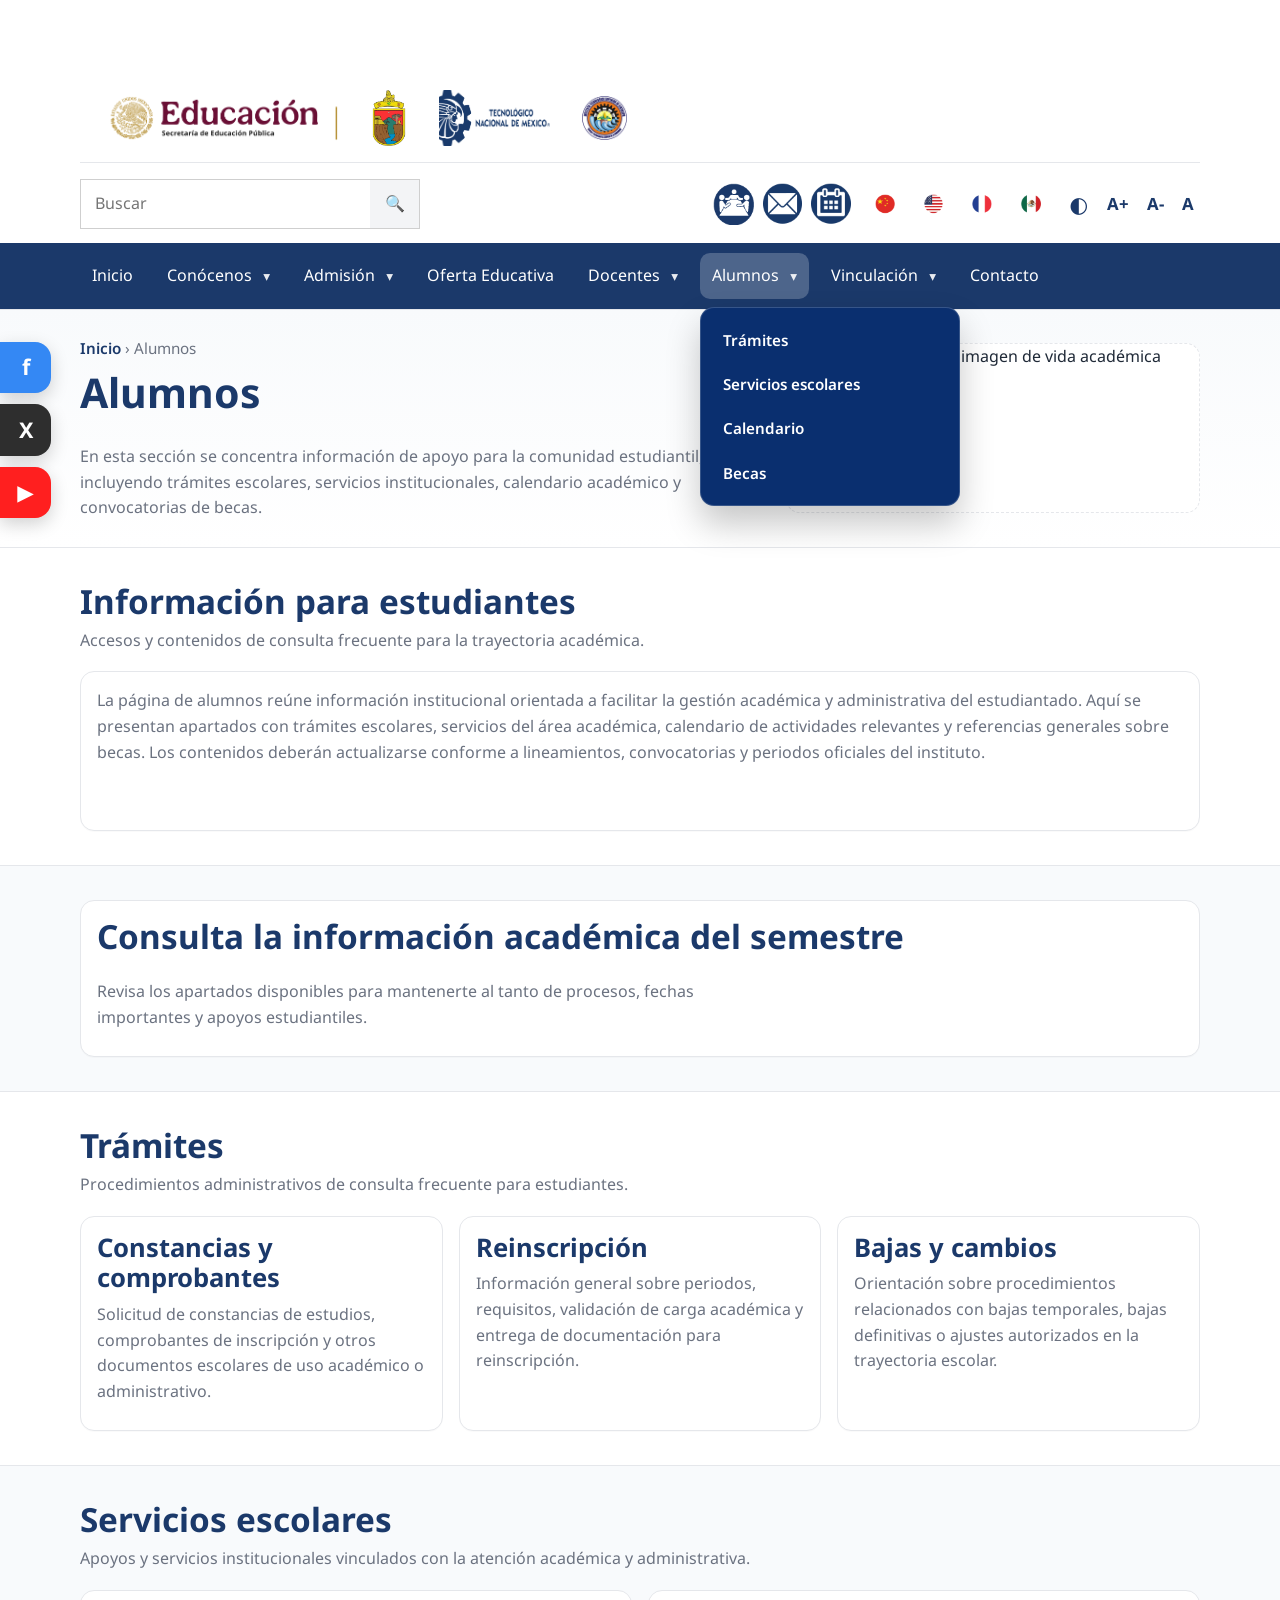
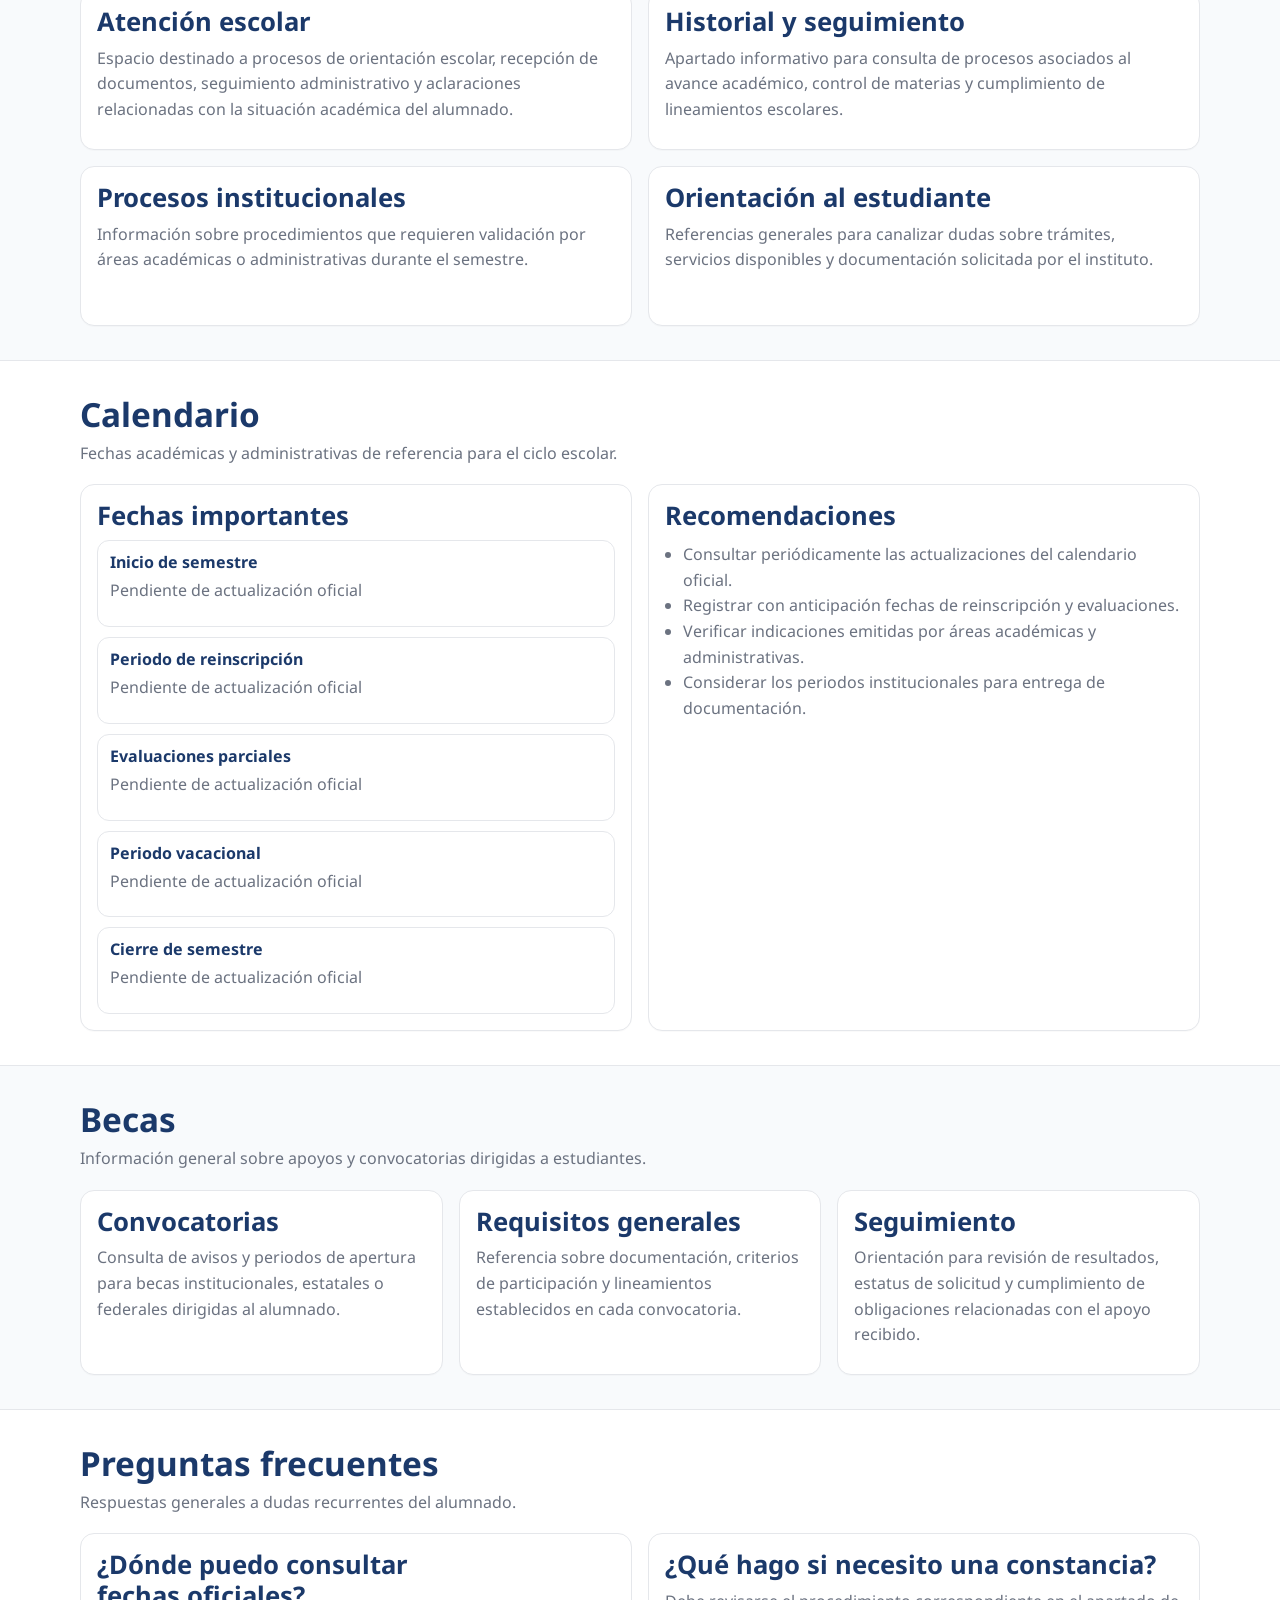
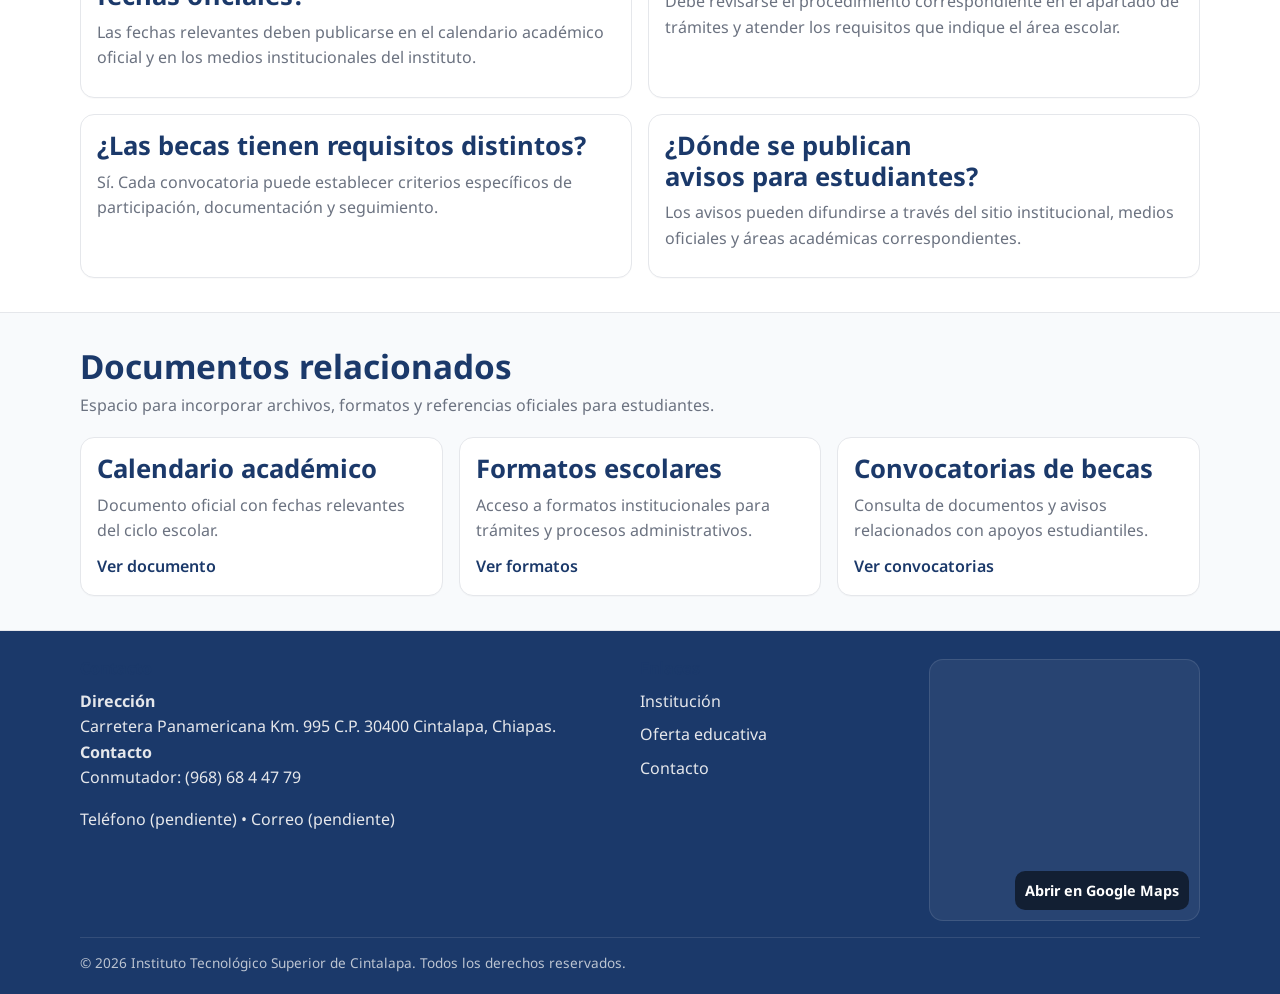
<file: pages/alumnos.html>
<!DOCTYPE html>
<html lang="es">
<head>
  <meta charset="utf-8" />
  <meta name="viewport" content="width=device-width, initial-scale=1" />
  <title>Instituto Tecnológico Superior de Cintalapa | Alumnos</title>
  <meta name="description" content="Información para alumnos: trámites, servicios escolares, calendario académico, becas, preguntas frecuentes y documentos relacionados." />

  <link rel="stylesheet" href="../css/base.css" />
  <link rel="stylesheet" href="../css/layout.css" />
  <link rel="stylesheet" href="../css/components.css" />
  <link rel="stylesheet" href="../css/pages.css" />
</head>

<body>

<div id="barraGobmx"></div>

<header class="site-header" role="banner">
  <div class="container header-top">
    <div class="pleca" aria-label="Identidades institucionales">
      <div class="container pleca-inner">
        <a class="pleca-link pleca-link--sep" href="https://www.gob.mx/sep" target="_blank" rel="noopener">
          <img src="../assets/img/pleca_educacion_dic24.png" alt="Educación - Secretaría de Educación Pública">
        </a>

        <a class="pleca-link pleca-link--chiapas" href="https://www.chiapas.gob.mx/" target="_blank" rel="noopener">
          <img src="../assets/img/Coat_of_Arms_of_Chiapas_(2026).png" alt="Gobierno del Estado de Chiapas">
        </a>

        <a class="pleca-link pleca-link--tecnm" href="https://www.tecnm.mx/" target="_blank" rel="noopener">
          <img src="../assets/img/TecNacional.png" alt="Tecnológico Nacional de México">
        </a>

        <a class="pleca-link pleca-link--instituto" href="../index.html">
          <img src="../assets/img/TecCinta.png" alt="Instituto Tecnológico Superior de Cintalapa">
        </a>
      </div>
    </div>

    <button class="nav-toggle" type="button"
      aria-label="Abrir menú"
      aria-controls="site-menu"
      aria-expanded="false">
      <span class="nav-toggle__bar" aria-hidden="true"></span>
      <span class="nav-toggle__bar" aria-hidden="true"></span>
      <span class="nav-toggle__bar" aria-hidden="true"></span>
    </button>

    <div class="header-top-bar">
      <div class="header-search">
        <form class="search search--header" action="#" method="get" aria-label="Búsqueda en el sitio">
          <label class="sr-only" for="q">Buscar</label>
          <input id="q" name="q" type="search" placeholder="Buscar" />
          <button class="search-btn" type="submit" aria-label="Buscar">
            <span aria-hidden="true">🔍</span>
          </button>
        </form>
      </div>

      <div class="header-tools" aria-label="Accesibilidad y accesos rápidos">
        <div class="header-icons" aria-label="Enlaces rápidos institucionales">
          <a class="tool-icon"
             href="PON_AQUI_LINK_TEAMS"
             target="_blank"
             rel="noopener"
             title="Microsoft Teams"
             aria-label="Microsoft Teams">
            <img src="../assets/img/microsoft_teams.png" alt="Microsoft Teams" />
          </a>

          <a class="tool-icon"
             href="PON_AQUI_LINK_CORREO"
             target="_blank"
             rel="noopener"
             title="Correo institucional"
             aria-label="Correo institucional">
            <img src="../assets/img/correo-icono.png" alt="Correo institucional" />
          </a>

          <a class="tool-icon"
             href="PON_AQUI_LINK_CALENDARIO"
             target="_blank"
             rel="noopener"
             title="Calendario académico"
             aria-label="Calendario académico">
            <img src="../assets/img/calendario-icono.png" alt="Calendario académico" />
          </a>
        </div>

        <div class="header-languages" aria-label="Selector de idioma">
          <a class="lang-btn" href="#" data-lang="zh-CN" title="Mandarín" aria-label="Traducir a mandarín">
            <img src="../assets/img/china-icono.png" alt="Mandarín" />
          </a>

          <a class="lang-btn" href="#" data-lang="en" title="Inglés" aria-label="Traducir a inglés">
            <img src="../assets/img/usa-icono.png" alt="Inglés" />
          </a>

          <a class="lang-btn" href="#" data-lang="fr" title="Francés" aria-label="Traducir a francés">
            <img src="../assets/img/francia-icono.png" alt="Francés" />
          </a>

          <a class="lang-btn" href="#" data-lang="es" title="Español" aria-label="Restablecer a español">
            <img src="../assets/img/mexico-icono.png" alt="Español" />
          </a>
        </div>

        <div class="header-accessibility" aria-label="Opciones de accesibilidad">
          <button class="acc-btn acc-btn--icon" type="button" data-action="contrast" title="Invertir colores" aria-label="Invertir colores">◐</button>
          <button class="acc-btn" type="button" data-action="increase-font" title="Aumentar letra" aria-label="Aumentar letra">A+</button>
          <button class="acc-btn" type="button" data-action="decrease-font" title="Disminuir letra" aria-label="Disminuir letra">A-</button>
          <button class="acc-btn" type="button" data-action="reset-font" title="Restablecer tamaño" aria-label="Restablecer tamaño">A</button>
        </div>

        <div id="google_translate_element" class="translate-holder" aria-hidden="true"></div>
      </div>
    </div>
  </div>

  <nav class="site-nav" aria-label="Menú principal" id="site-menu">
    <div class="container nav-inner">
      <ul class="nav-list nav-list--dropdown">
        <li>
          <a class="nav-link" href="../index.html" data-nav-link="inicio">Inicio</a>
        </li>

        <li class="nav-item">
          <details class="nav-dd">
            <summary class="nav-link nav-link--dd" data-nav="conocenos">Conócenos</summary>
            <div class="nav-panel" role="menu">
              <a role="menuitem" href="institucion.html#mv">Misión y visión</a>
              <a role="menuitem" href="institucion.html#campus">Campus</a>
              <a role="menuitem" href="institucion.html#historia">Historia</a>
              <a role="menuitem" href="institucion.html#directorio">Directorio</a>
              <a role="menuitem" href="institucion.html#organigrama">Organigrama</a>
              <a role="menuitem" href="institucion.html#marco">Marco normativo</a>
            </div>
          </details>
        </li>

        <li class="nav-item">
          <details class="nav-dd">
            <summary class="nav-link nav-link--dd" data-nav="admision">Admisión</summary>
            <div class="nav-panel" role="menu">
              <a role="menuitem" href="aspirantes.html#requisitos">Requisitos</a>
              <a role="menuitem" href="aspirantes.html#proceso">Proceso</a>
              <a role="menuitem" href="aspirantes.html#fechas">Fechas</a>
              <a role="menuitem" href="aspirantes.html#costos">Costos</a>
              <a role="menuitem" href="aspirantes.html#preguntas">Preguntas frecuentes</a>
            </div>
          </details>
        </li>

        <li>
          <a class="nav-link" href="oferta.html" data-nav-link="oferta">Oferta Educativa</a>
        </li>

        <li class="nav-item">
          <details class="nav-dd">
            <summary class="nav-link nav-link--dd" data-nav="docentes">Docentes</summary>
            <div class="nav-panel" role="menu">
              <a role="menuitem" href="Docentes.html">Avisos</a>
              <a role="menuitem" href="Docentes.html">Formatos</a>
              <a role="menuitem" href="Docentes.html">Directorio</a>
            </div>
          </details>
        </li>

        <li class="nav-item">
          <details class="nav-dd" open>
            <summary class="nav-link nav-link--dd" data-nav="alumnos">Alumnos</summary>
            <div class="nav-panel" role="menu">
              <a role="menuitem" href="#tramites">Trámites</a>
              <a role="menuitem" href="#servicios">Servicios escolares</a>
              <a role="menuitem" href="#calendario">Calendario</a>
              <a role="menuitem" href="#becas">Becas</a>
            </div>
          </details>
        </li>

        <li class="nav-item">
          <details class="nav-dd">
            <summary class="nav-link nav-link--dd" data-nav="vinculacion">Vinculación</summary>
            <div class="nav-panel" role="menu">
              <a role="menuitem" href="vinculacion.html#servicio">Servicio social</a>
              <a role="menuitem" href="vinculacion.html#residencia">Residencia profesional</a>
              <a role="menuitem" href="vinculacion.html#convenios">Convenios</a>
              <a role="menuitem" href="vinculacion.html#bolsa">Bolsa de trabajo</a>
            </div>
          </details>
        </li>

        <li>
          <a class="nav-link" href="contacto.html" data-nav-link="contacto">Contacto</a>
        </li>
      </ul>
    </div>
  </nav>
</header>

<main id="contenido" class="site-main" role="main">
  <section class="page-hero" aria-label="Encabezado de la sección">
    <div class="container page-hero-inner">
      <div>
        <p class="breadcrumbs">
          <a href="../index.html">Inicio</a> <span aria-hidden="true">›</span> <span>Alumnos</span>
        </p>
        <h1>Alumnos</h1>
        <p class="lead">
          En esta sección se concentra información de apoyo para la comunidad estudiantil, incluyendo trámites escolares, servicios institucionales, calendario académico y convocatorias de becas.
        </p>
      </div>

      <div class="page-hero-box" aria-hidden="true">
        <span>Espacio para banner o imagen de vida académica</span>
      </div>
    </div>
  </section>

  <section class="section">
    <div class="container">
      <header class="section-header">
        <h2>Información para estudiantes</h2>
        <p>Accesos y contenidos de consulta frecuente para la trayectoria académica.</p>
      </header>

      <article class="card card-wide">
        <p>
          La página de alumnos reúne información institucional orientada a facilitar la gestión académica y administrativa del estudiantado. Aquí se presentan apartados con trámites escolares, servicios del área académica, calendario de actividades relevantes y referencias generales sobre becas. Los contenidos deberán actualizarse conforme a lineamientos, convocatorias y periodos oficiales del instituto.
        </p>
      </article>
    </div>
  </section>

  <section class="section section-alt">
    <div class="container">
      <div class="card cta">
        <h2>Consulta la información académica del semestre</h2>
        <p class="lead">
          Revisa los apartados disponibles para mantenerte al tanto de procesos, fechas importantes y apoyos estudiantiles.
        </p>
      </div>
    </div>
  </section>

  <section id="tramites" class="section">
    <div class="container">
      <header class="section-header">
        <h2>Trámites</h2>
        <p>Procedimientos administrativos de consulta frecuente para estudiantes.</p>
      </header>

      <div class="grid cards-3">
        <article class="card">
          <h3>Constancias y comprobantes</h3>
          <p>
            Solicitud de constancias de estudios, comprobantes de inscripción y otros documentos escolares de uso académico o administrativo.
          </p>
        </article>

        <article class="card">
          <h3>Reinscripción</h3>
          <p>
            Información general sobre periodos, requisitos, validación de carga académica y entrega de documentación para reinscripción.
          </p>
        </article>

        <article class="card">
          <h3>Bajas y cambios</h3>
          <p>
            Orientación sobre procedimientos relacionados con bajas temporales, bajas definitivas o ajustes autorizados en la trayectoria escolar.
          </p>
        </article>
      </div>
    </div>
  </section>

  <section id="servicios" class="section section-alt">
    <div class="container">
      <header class="section-header">
        <h2>Servicios escolares</h2>
        <p>Apoyos y servicios institucionales vinculados con la atención académica y administrativa.</p>
      </header>

      <div class="grid cards-2">
        <article class="card card-wide">
          <h3>Atención escolar</h3>
          <p>
            Espacio destinado a procesos de orientación escolar, recepción de documentos, seguimiento administrativo y aclaraciones relacionadas con la situación académica del alumnado.
          </p>
        </article>

        <article class="card card-wide">
          <h3>Historial y seguimiento</h3>
          <p>
            Apartado informativo para consulta de procesos asociados al avance académico, control de materias y cumplimiento de lineamientos escolares.
          </p>
        </article>

        <article class="card card-wide">
          <h3>Procesos institucionales</h3>
          <p>
            Información sobre procedimientos que requieren validación por áreas académicas o administrativas durante el semestre.
          </p>
        </article>

        <article class="card card-wide">
          <h3>Orientación al estudiante</h3>
          <p>
            Referencias generales para canalizar dudas sobre trámites, servicios disponibles y documentación solicitada por el instituto.
          </p>
        </article>
      </div>
    </div>
  </section>

  <section id="calendario" class="section">
    <div class="container">
      <header class="section-header">
        <h2>Calendario</h2>
        <p>Fechas académicas y administrativas de referencia para el ciclo escolar.</p>
      </header>

      <div class="grid cards-2">
        <article class="card card-wide">
          <h3>Fechas importantes</h3>
          <div class="directory" aria-label="Calendario académico">
            <article class="directory-item">
              <h4>Inicio de semestre</h4>
              <p class="directory-meta">Pendiente de actualización oficial</p>
            </article>

            <article class="directory-item">
              <h4>Periodo de reinscripción</h4>
              <p class="directory-meta">Pendiente de actualización oficial</p>
            </article>

            <article class="directory-item">
              <h4>Evaluaciones parciales</h4>
              <p class="directory-meta">Pendiente de actualización oficial</p>
            </article>

            <article class="directory-item">
              <h4>Periodo vacacional</h4>
              <p class="directory-meta">Pendiente de actualización oficial</p>
            </article>

            <article class="directory-item">
              <h4>Cierre de semestre</h4>
              <p class="directory-meta">Pendiente de actualización oficial</p>
            </article>
          </div>
        </article>

        <article class="card card-wide">
          <h3>Recomendaciones</h3>
          <ul class="simple-list">
            <li>Consultar periódicamente las actualizaciones del calendario oficial.</li>
            <li>Registrar con anticipación fechas de reinscripción y evaluaciones.</li>
            <li>Verificar indicaciones emitidas por áreas académicas y administrativas.</li>
            <li>Considerar los periodos institucionales para entrega de documentación.</li>
          </ul>
        </article>
      </div>
    </div>
  </section>

  <section id="becas" class="section section-alt">
    <div class="container">
      <header class="section-header">
        <h2>Becas</h2>
        <p>Información general sobre apoyos y convocatorias dirigidas a estudiantes.</p>
      </header>

      <div class="grid cards-3">
        <article class="card">
          <h3>Convocatorias</h3>
          <p>
            Consulta de avisos y periodos de apertura para becas institucionales, estatales o federales dirigidas al alumnado.
          </p>
        </article>

        <article class="card">
          <h3>Requisitos generales</h3>
          <p>
            Referencia sobre documentación, criterios de participación y lineamientos establecidos en cada convocatoria.
          </p>
        </article>

        <article class="card">
          <h3>Seguimiento</h3>
          <p>
            Orientación para revisión de resultados, estatus de solicitud y cumplimiento de obligaciones relacionadas con el apoyo recibido.
          </p>
        </article>
      </div>
    </div>
  </section>

  <section id="preguntas" class="section">
    <div class="container">
      <header class="section-header">
        <h2>Preguntas frecuentes</h2>
        <p>Respuestas generales a dudas recurrentes del alumnado.</p>
      </header>

      <div class="grid cards-2">
        <article class="card card-wide">
          <h3>¿Dónde puedo consultar fechas oficiales?</h3>
          <p>
            Las fechas relevantes deben publicarse en el calendario académico oficial y en los medios institucionales del instituto.
          </p>
        </article>

        <article class="card card-wide">
          <h3>¿Qué hago si necesito una constancia?</h3>
          <p>
            Debe revisarse el procedimiento correspondiente en el apartado de trámites y atender los requisitos que indique el área escolar.
          </p>
        </article>

        <article class="card card-wide">
          <h3>¿Las becas tienen requisitos distintos?</h3>
          <p>
            Sí. Cada convocatoria puede establecer criterios específicos de participación, documentación y seguimiento.
          </p>
        </article>

        <article class="card card-wide">
          <h3>¿Dónde se publican avisos para estudiantes?</h3>
          <p>
            Los avisos pueden difundirse a través del sitio institucional, medios oficiales y áreas académicas correspondientes.
          </p>
        </article>
      </div>
    </div>
  </section>

  <section class="section section-alt">
    <div class="container">
      <header class="section-header">
        <h2>Documentos relacionados</h2>
        <p>Espacio para incorporar archivos, formatos y referencias oficiales para estudiantes.</p>
      </header>

      <div class="grid cards-3">
        <article class="card">
          <h3>Calendario académico</h3>
          <p>Documento oficial con fechas relevantes del ciclo escolar.</p>
          <a class="card-link" href="#">Ver documento</a>
        </article>

        <article class="card">
          <h3>Formatos escolares</h3>
          <p>Acceso a formatos institucionales para trámites y procesos administrativos.</p>
          <a class="card-link" href="#">Ver formatos</a>
        </article>

        <article class="card">
          <h3>Convocatorias de becas</h3>
          <p>Consulta de documentos y avisos relacionados con apoyos estudiantiles.</p>
          <a class="card-link" href="#">Ver convocatorias</a>
        </article>
      </div>
    </div>
  </section>
</main>

<footer class="site-footer" role="contentinfo">
  <div class="container footer-grid">
    <section>
      <h2 class="footer-title">Contacto</h2>
      <p><strong>Dirección</strong>
        <br>
        Carretera Panamericana Km. 995 C.P. 30400 Cintalapa, Chiapas.
        <br><strong>Contacto</strong>&nbsp;<br>
        Conmutador: (968) 68 4 47 79
      </p>
      <p>Teléfono (pendiente) • Correo (pendiente)</p>
    </section>

    <section>
      <h2 class="footer-title">Enlaces</h2>
      <ul class="footer-links">
        <li><a href="institucion.html">Institución</a></li>
        <li><a href="oferta.html">Oferta educativa</a></li>
        <li><a href="contacto.html">Contacto</a></li>
      </ul>
    </section>

    <section>
      <aside class="footer-media" aria-label="Ubicación del Instituto en Google Maps">
        <iframe class="footer-map-iframe"
          src="https://www.google.com/maps/embed?pb=!1m18!1m12!1m3!1d3822.1630320516947!2d-93.7435155!3d16.6687232!2m3!1f0!2f0!3f0!3m2!1i1024!2i768!4f13.1!3m3!1m2!1s0x85eb57e1d27544a9%3A0x69e5f6be7f313284!2sInstituto%20Tecnol%C3%B3gico%20Superior%20de%20Cintalapa!5e0!3m2!1ses-419!2smx!4v1772683940090!5m2!1ses-419!2smx"
          width="600"
          height="450"
          style="border:0;"
          allowfullscreen=""
          loading="lazy"
          referrerpolicy="no-referrer-when-downgrade">
        </iframe>

        <a class="footer-map-open"
           href="https://maps.google.com/?cid=7630776441687323268&hl=es-419&gl=MX"
           target="_blank" rel="noopener">
          Abrir en Google Maps
        </a>
      </aside>
    </section>
  </div>

  <div class="container footer-bottom">
    <small>© <span>2026</span> Instituto Tecnológico Superior de Cintalapa. Todos los derechos reservados.</small>
  </div>
</footer>

<div id="footer2-7"></div>

<aside class="social-widget" aria-label="Redes sociales institucionales">
  <a class="social-widget__item social-widget__item--facebook"
     href="https://www.facebook.com/TecNMCintalapa"
     target="_blank"
     rel="noopener"
     aria-label="Me gusta en Facebook">
    <span class="social-widget__icon" aria-hidden="true">f</span>
    <span class="social-widget__label">Me gusta en Facebook</span>
  </a>

  <a class="social-widget__item social-widget__item--x"
     href="https://x.com/TecNMCintalapa"
     target="_blank"
     rel="noopener"
     aria-label="Síguenos en X">
    <span class="social-widget__icon" aria-hidden="true">X</span>
    <span class="social-widget__label">Síguenos en X</span>
  </a>

  <a class="social-widget__item social-widget__item--youtube"
     href="https://www.youtube.com/@tecnmcampuscintalapa2809"
     target="_blank"
     rel="noopener"
     aria-label="Suscríbete en YouTube">
    <span class="social-widget__icon" aria-hidden="true">▶</span>
    <span class="social-widget__label">Suscríbete en YouTube</span>
  </a>
</aside>

<script
  src="https://cdn.tecnm.mx/files/main/Framework/gobmx-integration.js"
  data-tecnm-header="#barraGobmx"
  data-tecnm-footer="#footer2-7"
></script>
<script src="https://framework-gb.cdn.gob.mx/gobmx.js" defer></script>
<script src="../public/js/main.js"></script>
<script src="//translate.google.com/translate_a/element.js?cb=googleTranslateElementInit"></script>
</body>
</html>
</file>
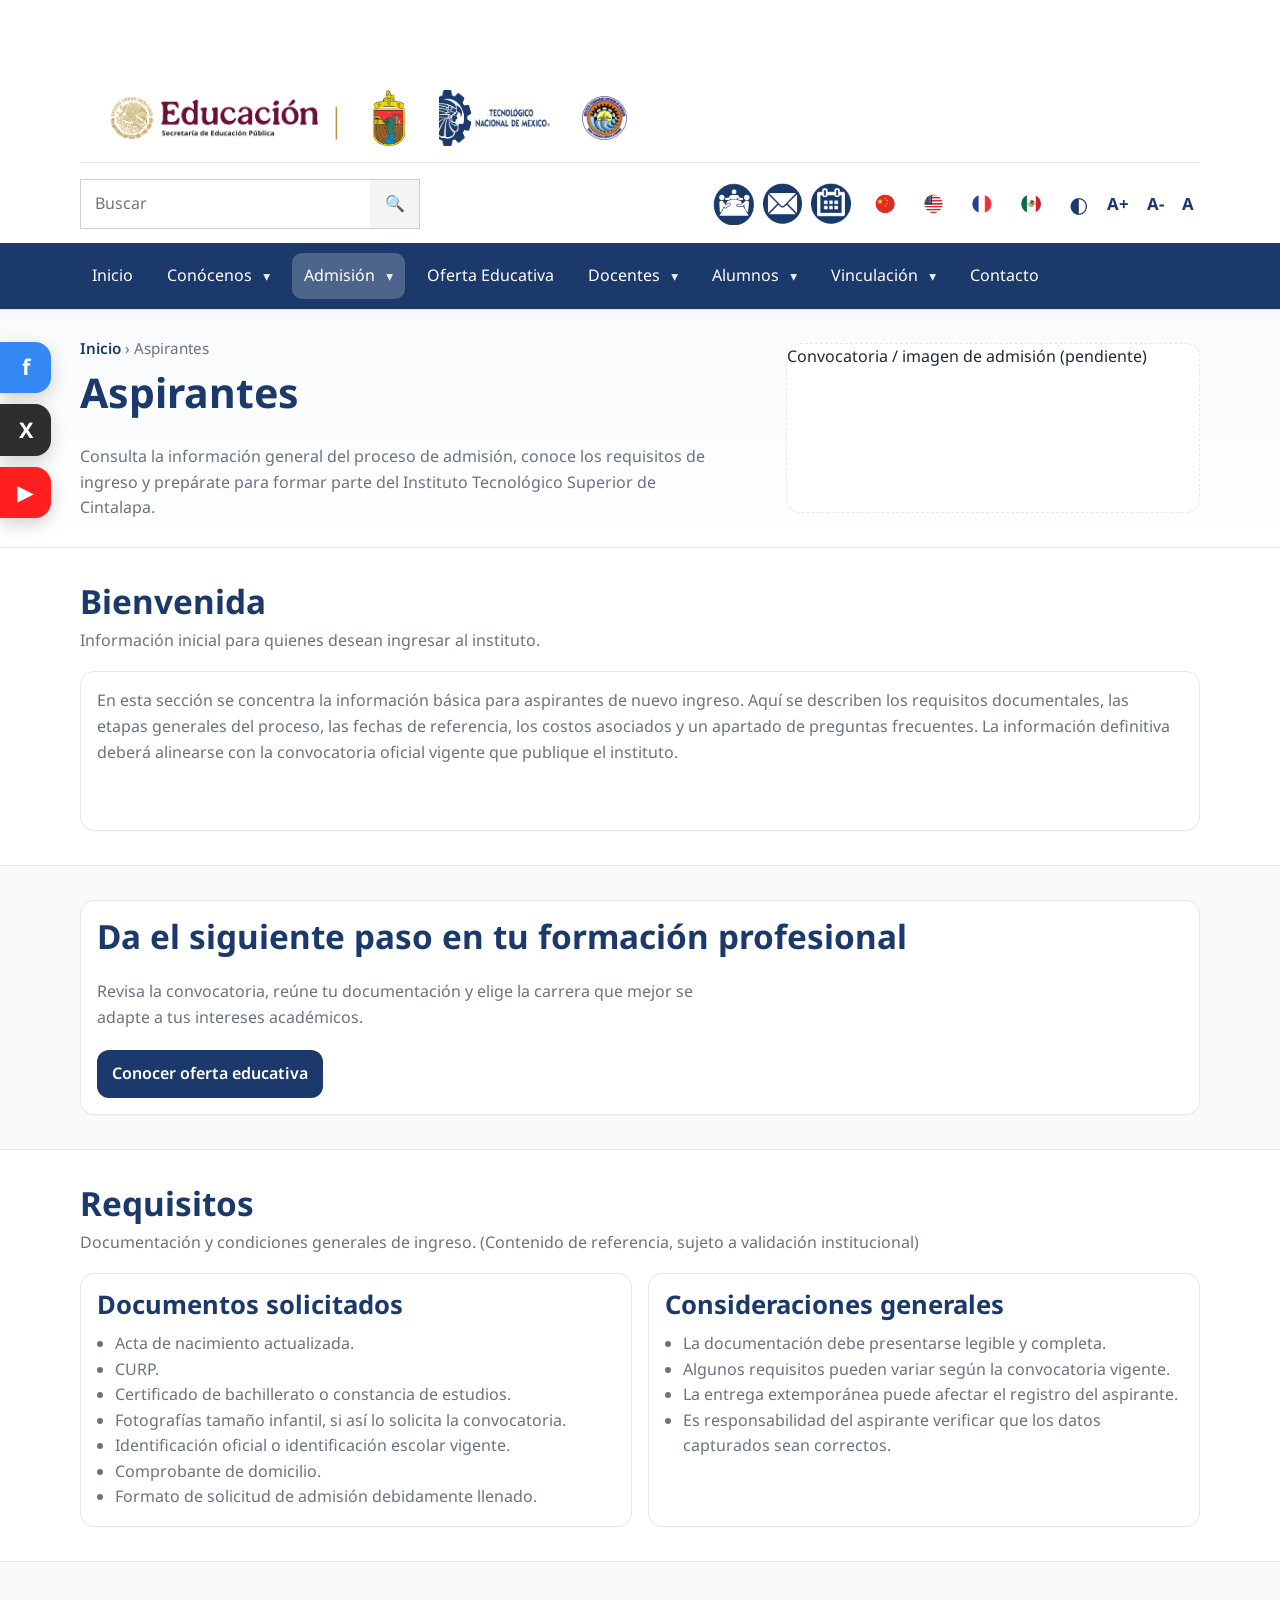
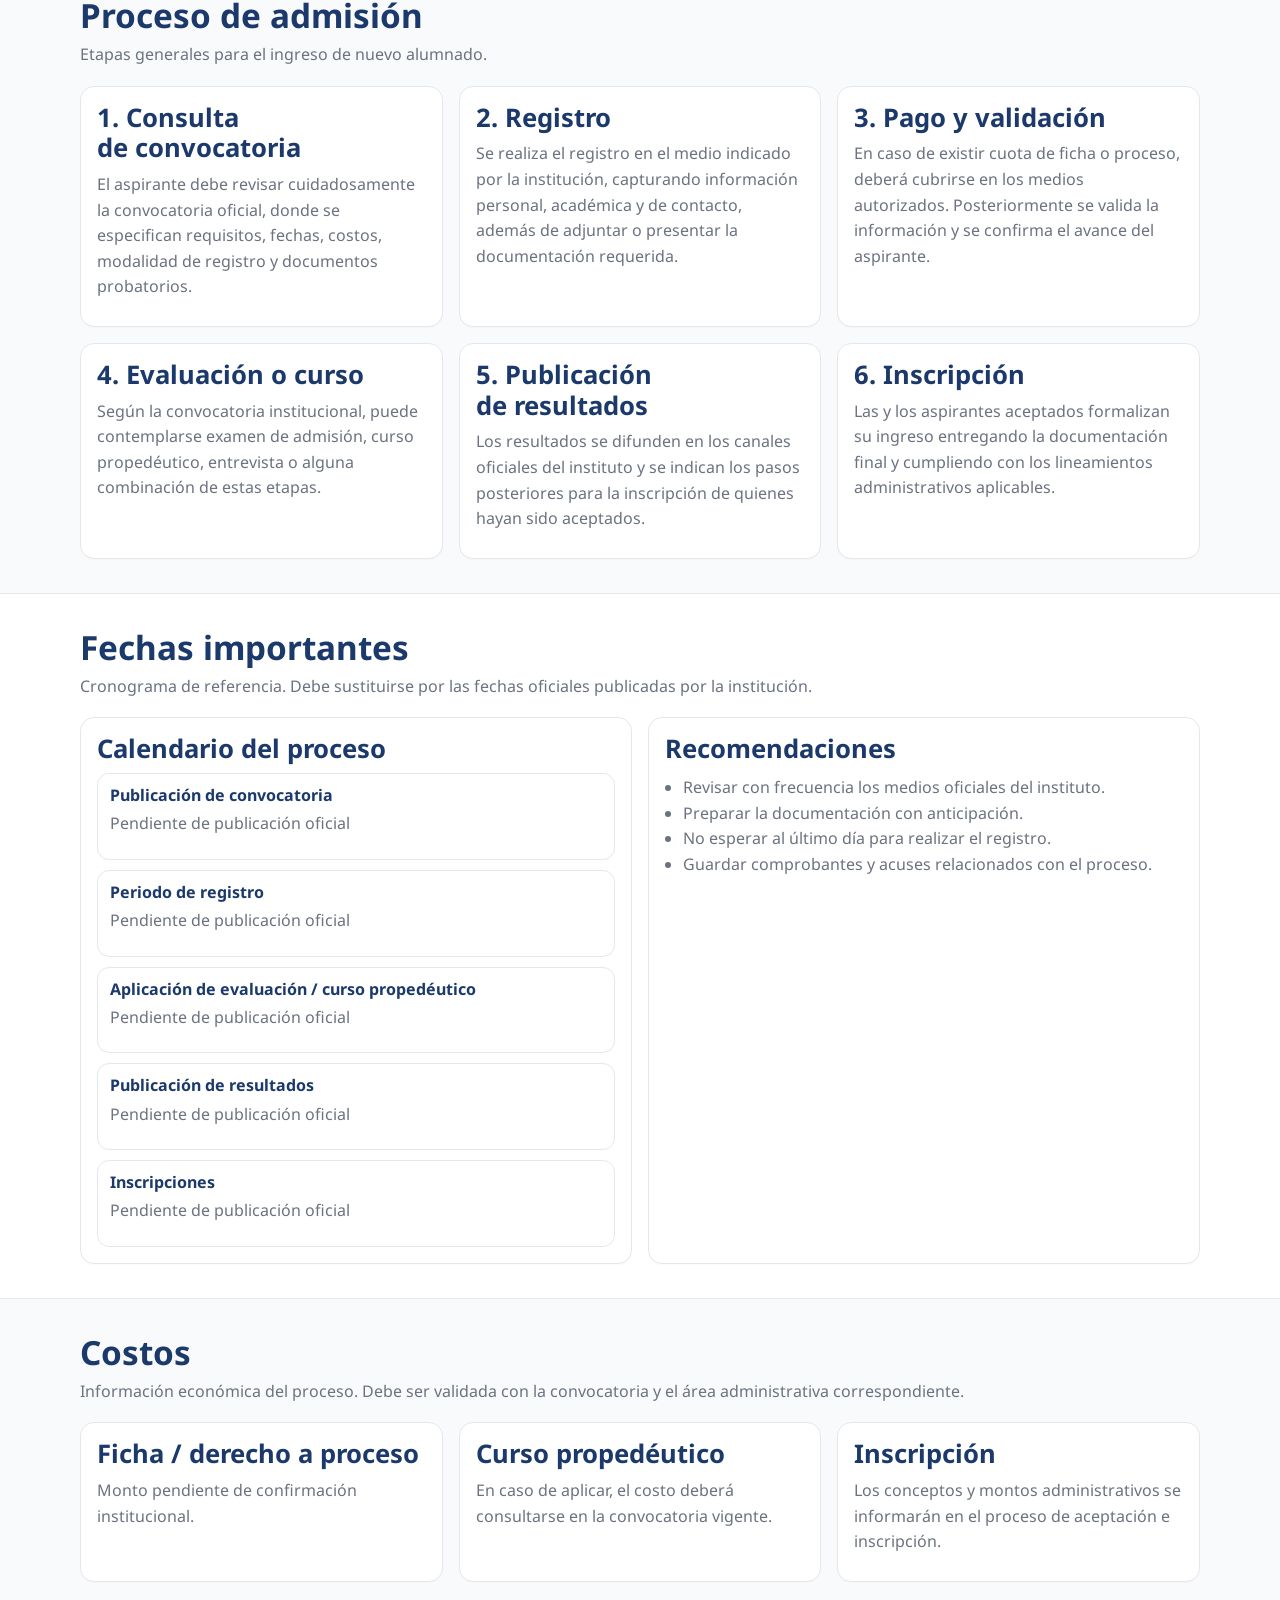
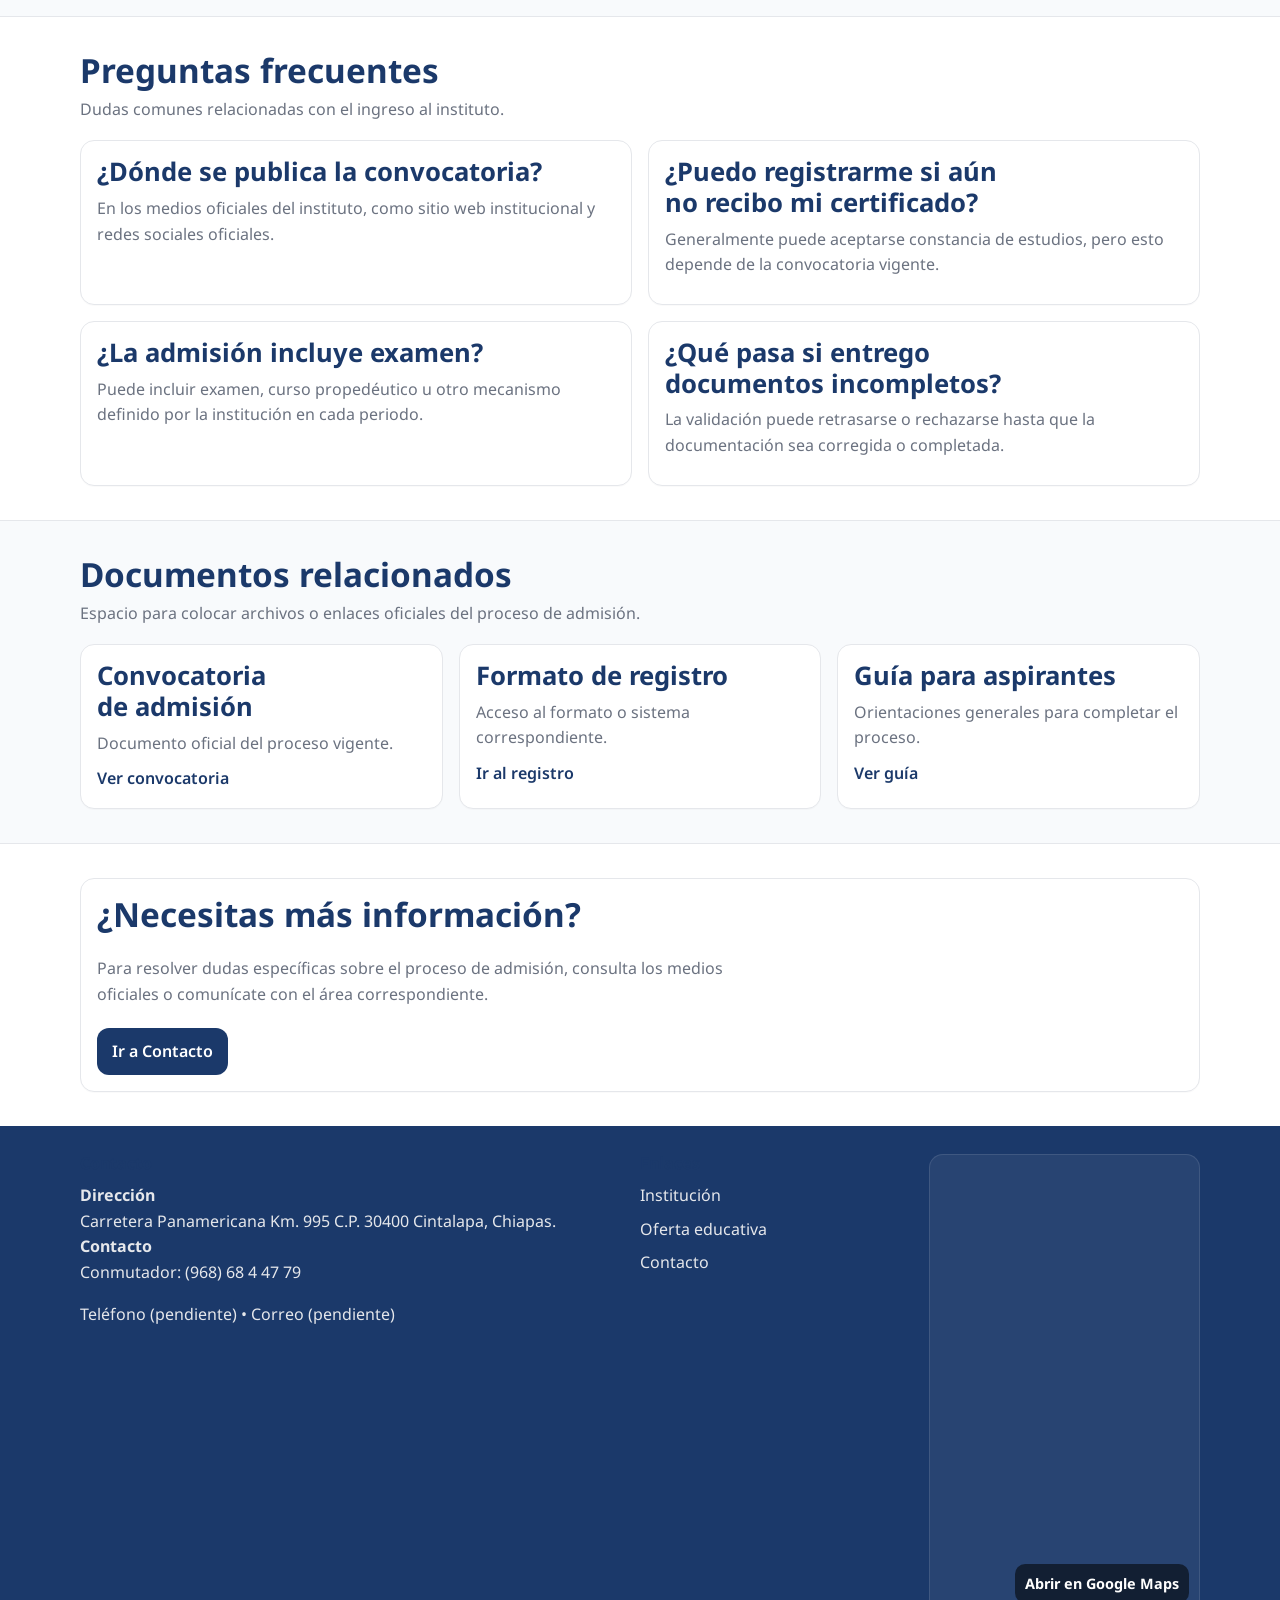
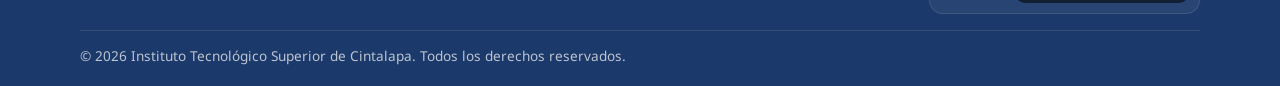
<file: pages/aspirantes.html>
<!DOCTYPE html>
<html lang="es">
<head>
  <meta charset="utf-8" />
  <meta name="viewport" content="width=device-width, initial-scale=1" />
  <title>Instituto Tecnológico Superior de Cintalapa | Aspirantes</title>
  <meta name="description" content="Información para aspirantes: requisitos, proceso de admisión, fechas, costos, documentos y preguntas frecuentes." />

  <link rel="stylesheet" href="../css/base.css" />
  <link rel="stylesheet" href="../css/layout.css" />
  <link rel="stylesheet" href="../css/components.css" />
  <link rel="stylesheet" href="../css/pages.css" />
</head>

<body>

<div id="barraGobmx"></div>

<header class="site-header" role="banner">
  <div class="container header-top">
    <div class="pleca" aria-label="Identidades institucionales">
      <div class="container pleca-inner">
        <a class="pleca-link pleca-link--sep" href="https://www.gob.mx/sep" target="_blank" rel="noopener">
          <img src="../assets/img/pleca_educacion_dic24.png" alt="Educación - Secretaría de Educación Pública">
        </a>

        <a class="pleca-link pleca-link--chiapas" href="https://www.chiapas.gob.mx/" target="_blank" rel="noopener">
          <img src="../assets/img/Coat_of_Arms_of_Chiapas_(2026).png" alt="Gobierno del Estado de Chiapas">
        </a>

        <a class="pleca-link pleca-link--tecnm" href="https://www.tecnm.mx/" target="_blank" rel="noopener">
          <img src="../assets/img/TecNacional.png" alt="Tecnológico Nacional de México">
        </a>

        <a class="pleca-link pleca-link--instituto" href="../index.html">
          <img src="../assets/img/TecCinta.png" alt="Instituto Tecnológico Superior de Cintalapa">
        </a>
      </div>
    </div>

    <button class="nav-toggle" type="button"
      aria-label="Abrir menú"
      aria-controls="site-menu"
      aria-expanded="false">
      <span class="nav-toggle__bar" aria-hidden="true"></span>
      <span class="nav-toggle__bar" aria-hidden="true"></span>
      <span class="nav-toggle__bar" aria-hidden="true"></span>
    </button>

    <div class="header-top-bar">
      <div class="header-search">
        <form class="search search--header" action="#" method="get" aria-label="Búsqueda en el sitio">
          <label class="sr-only" for="q">Buscar</label>
          <input id="q" name="q" type="search" placeholder="Buscar" />
          <button class="search-btn" type="submit" aria-label="Buscar">
            <span aria-hidden="true">🔍</span>
          </button>
        </form>
      </div>

      <div class="header-tools" aria-label="Accesibilidad y accesos rápidos">
        <div class="header-icons" aria-label="Enlaces rápidos institucionales">
          <a class="tool-icon"
             href="PON_AQUI_LINK_TEAMS"
             target="_blank"
             rel="noopener"
             title="Microsoft Teams"
             aria-label="Microsoft Teams">
            <img src="../assets/img/microsoft_teams.png" alt="Microsoft Teams" />
          </a>

          <a class="tool-icon"
             href="PON_AQUI_LINK_CORREO"
             target="_blank"
             rel="noopener"
             title="Correo institucional"
             aria-label="Correo institucional">
            <img src="../assets/img/correo-icono.png" alt="Correo institucional" />
          </a>

          <a class="tool-icon"
             href="PON_AQUI_LINK_CALENDARIO"
             target="_blank"
             rel="noopener"
             title="Calendario académico"
             aria-label="Calendario académico">
            <img src="../assets/img/calendario-icono.png" alt="Calendario académico" />
          </a>
        </div>

        <div class="header-languages" aria-label="Selector de idioma">
          <a class="lang-btn" href="#" data-lang="zh-CN" title="Mandarín" aria-label="Traducir a mandarín">
            <img src="../assets/img/china-icono.png" alt="Mandarín" />
          </a>

          <a class="lang-btn" href="#" data-lang="en" title="Inglés" aria-label="Traducir a inglés">
            <img src="../assets/img/usa-icono.png" alt="Inglés" />
          </a>

          <a class="lang-btn" href="#" data-lang="fr" title="Francés" aria-label="Traducir a francés">
            <img src="../assets/img/francia-icono.png" alt="Francés" />
          </a>

          <a class="lang-btn" href="#" data-lang="es" title="Español" aria-label="Restablecer a español">
            <img src="../assets/img/mexico-icono.png" alt="Español" />
          </a>
        </div>

        <div class="header-accessibility" aria-label="Opciones de accesibilidad">
          <button class="acc-btn acc-btn--icon" type="button" data-action="contrast" title="Invertir colores" aria-label="Invertir colores">◐</button>
          <button class="acc-btn" type="button" data-action="increase-font" title="Aumentar letra" aria-label="Aumentar letra">A+</button>
          <button class="acc-btn" type="button" data-action="decrease-font" title="Disminuir letra" aria-label="Disminuir letra">A-</button>
          <button class="acc-btn" type="button" data-action="reset-font" title="Restablecer tamaño" aria-label="Restablecer tamaño">A</button>
        </div>

        <div id="google_translate_element" class="translate-holder" aria-hidden="true"></div>
      </div>
    </div>
  </div>

  <nav class="site-nav" aria-label="Menú principal" id="site-menu">
    <div class="container nav-inner">
      <ul class="nav-list nav-list--dropdown">
        <li>
          <a class="nav-link" href="../index.html" data-nav-link="inicio">Inicio</a>
        </li>

        <li class="nav-item">
          <details class="nav-dd">
            <summary class="nav-link nav-link--dd" data-nav="conocenos">Conócenos</summary>
            <div class="nav-panel" role="menu">
              <a role="menuitem" href="institucion.html#mv">Misión y visión</a>
              <a role="menuitem" href="institucion.html#campus">Campus</a>
              <a role="menuitem" href="institucion.html#historia">Historia</a>
              <a role="menuitem" href="institucion.html#directorio">Directorio</a>
              <a role="menuitem" href="institucion.html#organigrama">Organigrama</a>
              <a role="menuitem" href="institucion.html#marco">Marco normativo</a>
            </div>
          </details>
        </li>

        <li class="nav-item">
          <details class="nav-dd">
            <summary class="nav-link nav-link--dd" data-nav="admision">Admisión</summary>
            <div class="nav-panel" role="menu">
              <a role="menuitem" href="aspirantes.html#requisitos">Requisitos</a>
              <a role="menuitem" href="aspirantes.html#proceso">Proceso</a>
              <a role="menuitem" href="aspirantes.html#fechas">Fechas</a>
              <a role="menuitem" href="aspirantes.html#costos">Costos</a>
              <a role="menuitem" href="aspirantes.html#preguntas">Preguntas frecuentes</a>
            </div>
          </details>
        </li>

        <li>
          <a class="nav-link" href="oferta.html" data-nav-link="oferta">Oferta Educativa</a>
        </li>

        <li class="nav-item">
          <details class="nav-dd">
            <summary class="nav-link nav-link--dd" data-nav="docentes">Docentes</summary>
            <div class="nav-panel" role="menu">
              <a role="menuitem" href="Docentes.html">Avisos</a>
              <a role="menuitem" href="Docentes.html">Formatos</a>
              <a role="menuitem" href="Docentes.html">Directorio</a>
            </div>
          </details>
        </li>

        <li class="nav-item">
          <details class="nav-dd">
            <summary class="nav-link nav-link--dd" data-nav="alumnos">Alumnos</summary>
            <div class="nav-panel" role="menu">
              <a role="menuitem" href="alumnos.html#tramites">Trámites</a>
              <a role="menuitem" href="alumnos.html#servicios">Servicios escolares</a>
              <a role="menuitem" href="alumnos.html#calendario">Calendario</a>
              <a role="menuitem" href="alumnos.html#becas">Becas</a>
            </div>
          </details>
        </li>

        <li class="nav-item">
          <details class="nav-dd">
            <summary class="nav-link nav-link--dd" data-nav="vinculacion">Vinculación</summary>
            <div class="nav-panel" role="menu">
              <a role="menuitem" href="vinculacion.html#servicio">Servicio social</a>
              <a role="menuitem" href="vinculacion.html#residencia">Residencia profesional</a>
              <a role="menuitem" href="vinculacion.html#convenios">Convenios</a>
              <a role="menuitem" href="vinculacion.html#bolsa">Bolsa de trabajo</a>
            </div>
          </details>
        </li>

        <li>
          <a class="nav-link" href="contacto.html" data-nav-link="contacto">Contacto</a>
        </li>
      </ul>
    </div>
  </nav>
</header>

<main id="contenido" class="site-main" role="main">
  <section class="page-hero" aria-label="Encabezado de la sección">
    <div class="container page-hero-inner">
      <div>
        <p class="breadcrumbs">
          <a href="../index.html">Inicio</a> <span aria-hidden="true">›</span> <span>Aspirantes</span>
        </p>
        <h1>Aspirantes</h1>
        <p class="lead">
          Consulta la información general del proceso de admisión, conoce los requisitos de ingreso y prepárate para formar parte del Instituto Tecnológico Superior de Cintalapa.
        </p>
      </div>

      <div class="page-hero-box" aria-hidden="true">
        <span>Convocatoria / imagen de admisión (pendiente)</span>
      </div>
    </div>
  </section>

  <section class="section">
    <div class="container">
      <header class="section-header">
        <h2>Bienvenida</h2>
        <p>Información inicial para quienes desean ingresar al instituto.</p>
      </header>

      <article class="card card-wide">
        <p>
          En esta sección se concentra la información básica para aspirantes de nuevo ingreso. Aquí se describen los requisitos documentales, las etapas generales del proceso, las fechas de referencia, los costos asociados y un apartado de preguntas frecuentes. La información definitiva deberá alinearse con la convocatoria oficial vigente que publique el instituto.
        </p>
      </article>
    </div>
  </section>

  <section class="section section-alt">
    <div class="container">
      <div class="card cta">
        <h2>Da el siguiente paso en tu formación profesional</h2>
        <p class="lead">
          Revisa la convocatoria, reúne tu documentación y elige la carrera que mejor se adapte a tus intereses académicos.
        </p>
        <a class="btn btn-primary" href="oferta.html">Conocer oferta educativa</a>
      </div>
    </div>
  </section>

  <section id="requisitos" class="section">
    <div class="container">
      <header class="section-header">
        <h2>Requisitos</h2>
        <p>Documentación y condiciones generales de ingreso. (Contenido de referencia, sujeto a validación institucional)</p>
      </header>

      <div class="grid cards-2">
        <article class="card card-wide">
          <h3>Documentos solicitados</h3>
          <ul class="simple-list">
            <li>Acta de nacimiento actualizada.</li>
            <li>CURP.</li>
            <li>Certificado de bachillerato o constancia de estudios.</li>
            <li>Fotografías tamaño infantil, si así lo solicita la convocatoria.</li>
            <li>Identificación oficial o identificación escolar vigente.</li>
            <li>Comprobante de domicilio.</li>
            <li>Formato de solicitud de admisión debidamente llenado.</li>
          </ul>
        </article>

        <article class="card card-wide">
          <h3>Consideraciones generales</h3>
          <ul class="simple-list">
            <li>La documentación debe presentarse legible y completa.</li>
            <li>Algunos requisitos pueden variar según la convocatoria vigente.</li>
            <li>La entrega extemporánea puede afectar el registro del aspirante.</li>
            <li>Es responsabilidad del aspirante verificar que los datos capturados sean correctos.</li>
          </ul>
        </article>
      </div>
    </div>
  </section>

  <section id="proceso" class="section section-alt">
    <div class="container">
      <header class="section-header">
        <h2>Proceso de admisión</h2>
        <p>Etapas generales para el ingreso de nuevo alumnado.</p>
      </header>

      <div class="grid cards-3">
        <article class="card">
          <h3>1. Consulta de convocatoria</h3>
          <p>
            El aspirante debe revisar cuidadosamente la convocatoria oficial, donde se especifican requisitos, fechas, costos, modalidad de registro y documentos probatorios.
          </p>
        </article>

        <article class="card">
          <h3>2. Registro</h3>
          <p>
            Se realiza el registro en el medio indicado por la institución, capturando información personal, académica y de contacto, además de adjuntar o presentar la documentación requerida.
          </p>
        </article>

        <article class="card">
          <h3>3. Pago y validación</h3>
          <p>
            En caso de existir cuota de ficha o proceso, deberá cubrirse en los medios autorizados. Posteriormente se valida la información y se confirma el avance del aspirante.
          </p>
        </article>

        <article class="card">
          <h3>4. Evaluación o curso</h3>
          <p>
            Según la convocatoria institucional, puede contemplarse examen de admisión, curso propedéutico, entrevista o alguna combinación de estas etapas.
          </p>
        </article>

        <article class="card">
          <h3>5. Publicación de resultados</h3>
          <p>
            Los resultados se difunden en los canales oficiales del instituto y se indican los pasos posteriores para la inscripción de quienes hayan sido aceptados.
          </p>
        </article>

        <article class="card">
          <h3>6. Inscripción</h3>
          <p>
            Las y los aspirantes aceptados formalizan su ingreso entregando la documentación final y cumpliendo con los lineamientos administrativos aplicables.
          </p>
        </article>
      </div>
    </div>
  </section>

  <section id="fechas" class="section">
    <div class="container">
      <header class="section-header">
        <h2>Fechas importantes</h2>
        <p>Cronograma de referencia. Debe sustituirse por las fechas oficiales publicadas por la institución.</p>
      </header>

      <div class="grid cards-2">
        <article class="card card-wide">
          <h3>Calendario del proceso</h3>
          <div class="directory" aria-label="Fechas del proceso de admisión">
            <article class="directory-item">
              <h4>Publicación de convocatoria</h4>
              <p class="directory-meta">Pendiente de publicación oficial</p>
            </article>

            <article class="directory-item">
              <h4>Periodo de registro</h4>
              <p class="directory-meta">Pendiente de publicación oficial</p>
            </article>

            <article class="directory-item">
              <h4>Aplicación de evaluación / curso propedéutico</h4>
              <p class="directory-meta">Pendiente de publicación oficial</p>
            </article>

            <article class="directory-item">
              <h4>Publicación de resultados</h4>
              <p class="directory-meta">Pendiente de publicación oficial</p>
            </article>

            <article class="directory-item">
              <h4>Inscripciones</h4>
              <p class="directory-meta">Pendiente de publicación oficial</p>
            </article>
          </div>
        </article>

        <article class="card card-wide">
          <h3>Recomendaciones</h3>
          <ul class="simple-list">
            <li>Revisar con frecuencia los medios oficiales del instituto.</li>
            <li>Preparar la documentación con anticipación.</li>
            <li>No esperar al último día para realizar el registro.</li>
            <li>Guardar comprobantes y acuses relacionados con el proceso.</li>
          </ul>
        </article>
      </div>
    </div>
  </section>

  <section id="costos" class="section section-alt">
    <div class="container">
      <header class="section-header">
        <h2>Costos</h2>
        <p>Información económica del proceso. Debe ser validada con la convocatoria y el área administrativa correspondiente.</p>
      </header>

      <div class="grid cards-3">
        <article class="card">
          <h3>Ficha / derecho a proceso</h3>
          <p>Monto pendiente de confirmación institucional.</p>
        </article>

        <article class="card">
          <h3>Curso propedéutico</h3>
          <p>En caso de aplicar, el costo deberá consultarse en la convocatoria vigente.</p>
        </article>

        <article class="card">
          <h3>Inscripción</h3>
          <p>Los conceptos y montos administrativos se informarán en el proceso de aceptación e inscripción.</p>
        </article>
      </div>
    </div>
  </section>

  <section id="preguntas" class="section">
    <div class="container">
      <header class="section-header">
        <h2>Preguntas frecuentes</h2>
        <p>Dudas comunes relacionadas con el ingreso al instituto.</p>
      </header>

      <div class="grid cards-2">
        <article class="card card-wide">
          <h3>¿Dónde se publica la convocatoria?</h3>
          <p>En los medios oficiales del instituto, como sitio web institucional y redes sociales oficiales.</p>
        </article>

        <article class="card card-wide">
          <h3>¿Puedo registrarme si aún no recibo mi certificado?</h3>
          <p>Generalmente puede aceptarse constancia de estudios, pero esto depende de la convocatoria vigente.</p>
        </article>

        <article class="card card-wide">
          <h3>¿La admisión incluye examen?</h3>
          <p>Puede incluir examen, curso propedéutico u otro mecanismo definido por la institución en cada periodo.</p>
        </article>

        <article class="card card-wide">
          <h3>¿Qué pasa si entrego documentos incompletos?</h3>
          <p>La validación puede retrasarse o rechazarse hasta que la documentación sea corregida o completada.</p>
        </article>
      </div>
    </div>
  </section>

  <section class="section section-alt">
    <div class="container">
      <header class="section-header">
        <h2>Documentos relacionados</h2>
        <p>Espacio para colocar archivos o enlaces oficiales del proceso de admisión.</p>
      </header>

      <div class="grid cards-3">
        <article class="card">
          <h3>Convocatoria de admisión</h3>
          <p>Documento oficial del proceso vigente.</p>
          <a class="card-link" href="#">Ver convocatoria</a>
        </article>

        <article class="card">
          <h3>Formato de registro</h3>
          <p>Acceso al formato o sistema correspondiente.</p>
          <a class="card-link" href="#">Ir al registro</a>
        </article>

        <article class="card">
          <h3>Guía para aspirantes</h3>
          <p>Orientaciones generales para completar el proceso.</p>
          <a class="card-link" href="#">Ver guía</a>
        </article>
      </div>
    </div>
  </section>

  <section class="section">
    <div class="container">
      <div class="card cta">
        <h2>¿Necesitas más información?</h2>
        <p class="lead">
          Para resolver dudas específicas sobre el proceso de admisión, consulta los medios oficiales o comunícate con el área correspondiente.
        </p>
        <a class="btn btn-primary" href="contacto.html">Ir a Contacto</a>
      </div>
    </div>
  </section>
</main>

<footer class="site-footer" role="contentinfo">
  <div class="container footer-grid">
    <section>
      <h2 class="footer-title">Contacto</h2>
      <p><strong>Dirección</strong>
        <br>
        Carretera Panamericana Km. 995 C.P. 30400 Cintalapa, Chiapas.
        <br><strong>Contacto</strong>&nbsp;<br>
        Conmutador: (968) 68 4 47 79
      </p>
      <p>Teléfono (pendiente) • Correo (pendiente)</p>
    </section>

    <section>
      <h2 class="footer-title">Enlaces</h2>
      <ul class="footer-links">
        <li><a href="institucion.html">Institución</a></li>
        <li><a href="oferta.html">Oferta educativa</a></li>
        <li><a href="contacto.html">Contacto</a></li>
      </ul>
    </section>

    <section>
      <aside class="footer-media" aria-label="Ubicación del Instituto en Google Maps">
        <iframe src="https://www.google.com/maps/embed?pb=!1m18!1m12!1m3!1d3822.1630320516947!2d-93.7435155!3d16.6687232!2m3!1f0!2f0!3f0!3m2!1i1024!2i768!4f13.1!3m3!1m2!1s0x85eb57e1d27544a9%3A0x69e5f6be7f313284!2sInstituto%20Tecnol%C3%B3gico%20Superior%20de%20Cintalapa!5e0!3m2!1ses-419!2smx!4v1772683940090!5m2!1ses-419!2smx"
          width="600"
          height="450"
          style="border:0;"
          allowfullscreen=""
          loading="lazy"
          referrerpolicy="no-referrer-when-downgrade">
        </iframe>

        <a class="footer-map-open"
           href="https://maps.google.com/?cid=7630776441687323268&hl=es-419&gl=MX"
           target="_blank" rel="noopener">
          Abrir en Google Maps
        </a>
      </aside>
    </section>
  </div>

  <div class="container footer-bottom">
    <small>© <span>2026</span> Instituto Tecnológico Superior de Cintalapa. Todos los derechos reservados.</small>
  </div>
</footer>

<div id="footer2-7"></div>

<aside class="social-widget" aria-label="Redes sociales institucionales">
  <a class="social-widget__item social-widget__item--facebook"
     href="https://www.facebook.com/TecNMCintalapa"
     target="_blank"
     rel="noopener"
     aria-label="Me gusta en Facebook">
    <span class="social-widget__icon" aria-hidden="true">f</span>
    <span class="social-widget__label">Me gusta en Facebook</span>
  </a>

  <a class="social-widget__item social-widget__item--x"
     href="https://x.com/TecNMCintalapa"
     target="_blank"
     rel="noopener"
     aria-label="Síguenos en X">
    <span class="social-widget__icon" aria-hidden="true">X</span>
    <span class="social-widget__label">Síguenos en X</span>
  </a>

  <a class="social-widget__item social-widget__item--youtube"
     href="https://www.youtube.com/@tecnmcampuscintalapa2809"
     target="_blank"
     rel="noopener"
     aria-label="Suscríbete en YouTube">
    <span class="social-widget__icon" aria-hidden="true">▶</span>
    <span class="social-widget__label">Suscríbete en YouTube</span>
  </a>
</aside>

<script
  src="https://cdn.tecnm.mx/files/main/Framework/gobmx-integration.js"
  data-tecnm-header="#barraGobmx"
  data-tecnm-footer="#footer2-7"
></script>
<script src="https://framework-gb.cdn.gob.mx/gobmx.js" defer></script>
<script src="../public/js/main.js"></script>
<script src="//translate.google.com/translate_a/element.js?cb=googleTranslateElementInit"></script>
</body>
</html>
</file>
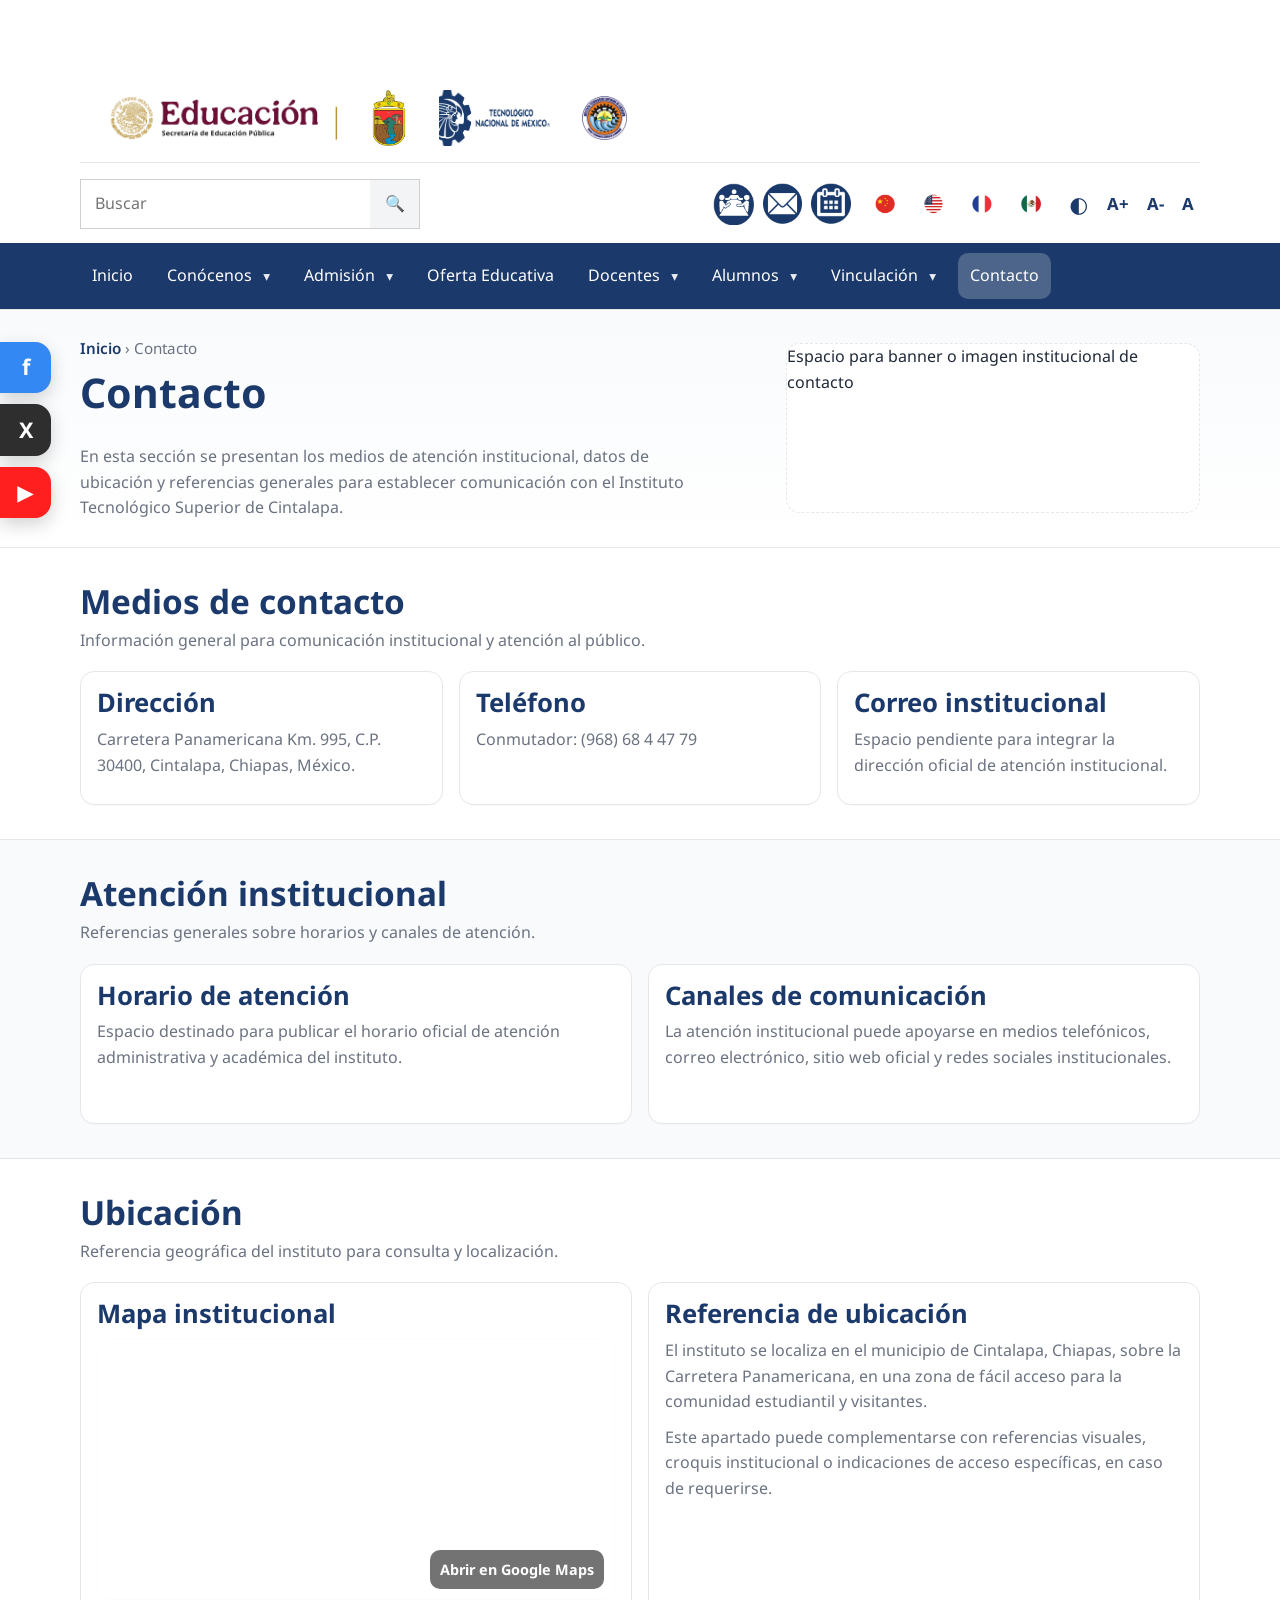
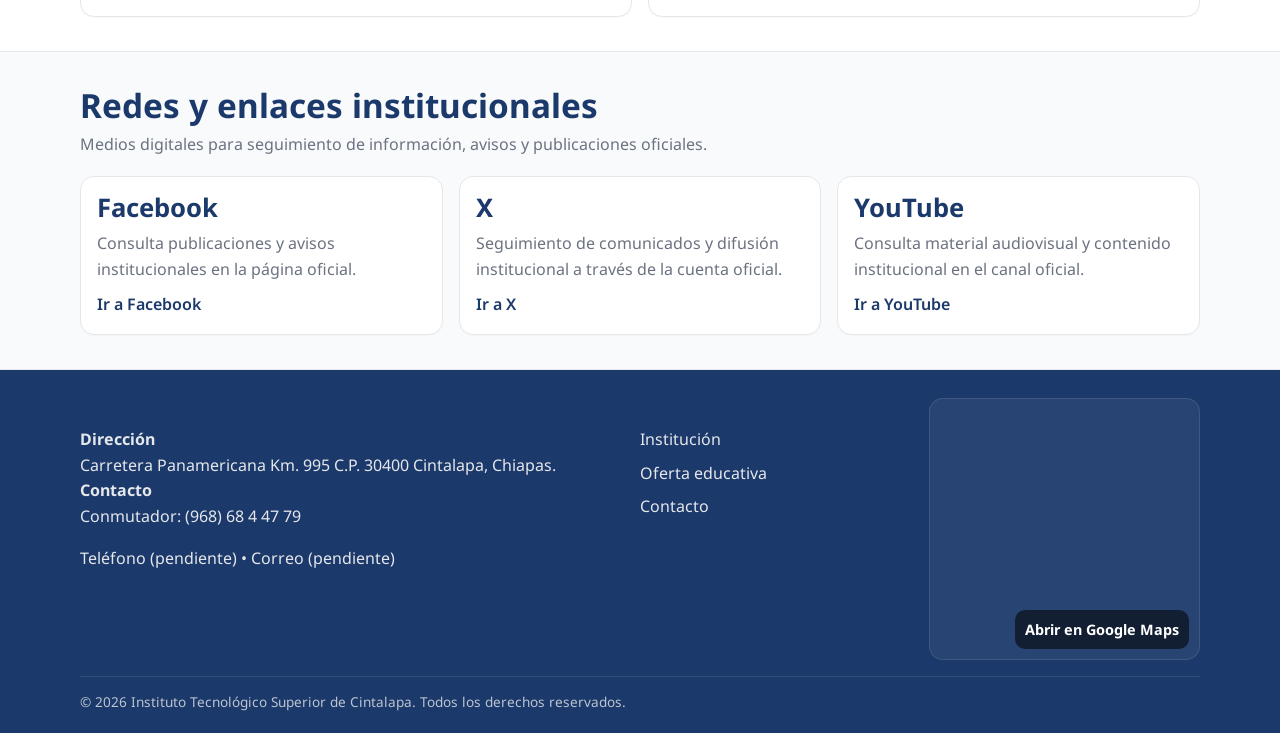
<file: pages/contacto.html>
<!DOCTYPE html>
<html lang="es">
<head>
  <meta charset="utf-8" />
  <meta name="viewport" content="width=device-width, initial-scale=1" />
  <title>Instituto Tecnológico Superior de Cintalapa | Contacto</title>
  <meta name="description" content="Información de contacto del Instituto Tecnológico Superior de Cintalapa: dirección, teléfono, ubicación, horarios y medios de atención." />

  <link rel="stylesheet" href="../css/base.css" />
  <link rel="stylesheet" href="../css/layout.css" />
  <link rel="stylesheet" href="../css/components.css" />
  <link rel="stylesheet" href="../css/pages.css" />
</head>

<body>

<div id="barraGobmx"></div>

<header class="site-header" role="banner">
  <div class="container header-top">
    <div class="pleca" aria-label="Identidades institucionales">
      <div class="container pleca-inner">
        <a class="pleca-link pleca-link--sep" href="https://www.gob.mx/sep" target="_blank" rel="noopener">
          <img src="../assets/img/pleca_educacion_dic24.png" alt="Educación - Secretaría de Educación Pública">
        </a>

        <a class="pleca-link pleca-link--chiapas" href="https://www.chiapas.gob.mx/" target="_blank" rel="noopener">
          <img src="../assets/img/Coat_of_Arms_of_Chiapas_(2026).png" alt="Gobierno del Estado de Chiapas">
        </a>

        <a class="pleca-link pleca-link--tecnm" href="https://www.tecnm.mx/" target="_blank" rel="noopener">
          <img src="../assets/img/TecNacional.png" alt="Tecnológico Nacional de México">
        </a>

        <a class="pleca-link pleca-link--instituto" href="../index.html">
          <img src="../assets/img/TecCinta.png" alt="Instituto Tecnológico Superior de Cintalapa">
        </a>
      </div>
    </div>

    <button class="nav-toggle" type="button"
      aria-label="Abrir menú"
      aria-controls="site-menu"
      aria-expanded="false">
      <span class="nav-toggle__bar" aria-hidden="true"></span>
      <span class="nav-toggle__bar" aria-hidden="true"></span>
      <span class="nav-toggle__bar" aria-hidden="true"></span>
    </button>

    <div class="header-top-bar">
      <div class="header-search">
        <form class="search search--header" action="#" method="get" aria-label="Búsqueda en el sitio">
          <label class="sr-only" for="q">Buscar</label>
          <input id="q" name="q" type="search" placeholder="Buscar" />
          <button class="search-btn" type="submit" aria-label="Buscar">
            <span aria-hidden="true">🔍</span>
          </button>
        </form>
      </div>

      <div class="header-tools" aria-label="Accesibilidad y accesos rápidos">
        <div class="header-icons" aria-label="Enlaces rápidos institucionales">
          <a class="tool-icon"
             href="PON_AQUI_LINK_TEAMS"
             target="_blank"
             rel="noopener"
             title="Microsoft Teams"
             aria-label="Microsoft Teams">
            <img src="../assets/img/microsoft_teams.png" alt="Microsoft Teams" />
          </a>

          <a class="tool-icon"
             href="PON_AQUI_LINK_CORREO"
             target="_blank"
             rel="noopener"
             title="Correo institucional"
             aria-label="Correo institucional">
            <img src="../assets/img/correo-icono.png" alt="Correo institucional" />
          </a>

          <a class="tool-icon"
             href="PON_AQUI_LINK_CALENDARIO"
             target="_blank"
             rel="noopener"
             title="Calendario académico"
             aria-label="Calendario académico">
            <img src="../assets/img/calendario-icono.png" alt="Calendario académico" />
          </a>
        </div>

        <div class="header-languages" aria-label="Selector de idioma">
          <a class="lang-btn" href="#" data-lang="zh-CN" title="Mandarín" aria-label="Traducir a mandarín">
            <img src="../assets/img/china-icono.png" alt="Mandarín" />
          </a>

          <a class="lang-btn" href="#" data-lang="en" title="Inglés" aria-label="Traducir a inglés">
            <img src="../assets/img/usa-icono.png" alt="Inglés" />
          </a>

          <a class="lang-btn" href="#" data-lang="fr" title="Francés" aria-label="Traducir a francés">
            <img src="../assets/img/francia-icono.png" alt="Francés" />
          </a>

          <a class="lang-btn" href="#" data-lang="es" title="Español" aria-label="Restablecer a español">
            <img src="../assets/img/mexico-icono.png" alt="Español" />
          </a>
        </div>

        <div class="header-accessibility" aria-label="Opciones de accesibilidad">
          <button class="acc-btn acc-btn--icon" type="button" data-action="contrast" title="Invertir colores" aria-label="Invertir colores">◐</button>
          <button class="acc-btn" type="button" data-action="increase-font" title="Aumentar letra" aria-label="Aumentar letra">A+</button>
          <button class="acc-btn" type="button" data-action="decrease-font" title="Disminuir letra" aria-label="Disminuir letra">A-</button>
          <button class="acc-btn" type="button" data-action="reset-font" title="Restablecer tamaño" aria-label="Restablecer tamaño">A</button>
        </div>

        <div id="google_translate_element" class="translate-holder" aria-hidden="true"></div>
      </div>
    </div>
  </div>

  <nav class="site-nav" aria-label="Menú principal" id="site-menu">
    <div class="container nav-inner">
      <ul class="nav-list nav-list--dropdown">
        <li>
          <a class="nav-link" href="../index.html" data-nav-link="inicio">Inicio</a>
        </li>

        <li class="nav-item">
          <details class="nav-dd">
            <summary class="nav-link nav-link--dd" data-nav="conocenos">Conócenos</summary>
            <div class="nav-panel" role="menu">
              <a role="menuitem" href="institucion.html#mv">Misión y visión</a>
              <a role="menuitem" href="institucion.html#campus">Campus</a>
              <a role="menuitem" href="institucion.html#historia">Historia</a>
              <a role="menuitem" href="institucion.html#directorio">Directorio</a>
              <a role="menuitem" href="institucion.html#organigrama">Organigrama</a>
              <a role="menuitem" href="institucion.html#marco">Marco normativo</a>
            </div>
          </details>
        </li>

        <li class="nav-item">
          <details class="nav-dd">
            <summary class="nav-link nav-link--dd" data-nav="admision">Admisión</summary>
            <div class="nav-panel" role="menu">
              <a role="menuitem" href="aspirantes.html#requisitos">Requisitos</a>
              <a role="menuitem" href="aspirantes.html#proceso">Proceso</a>
              <a role="menuitem" href="aspirantes.html#fechas">Fechas</a>
              <a role="menuitem" href="aspirantes.html#costos">Costos</a>
              <a role="menuitem" href="aspirantes.html#preguntas">Preguntas frecuentes</a>
            </div>
          </details>
        </li>

        <li>
          <a class="nav-link" href="oferta.html" data-nav-link="oferta">Oferta Educativa</a>
        </li>

        <li class="nav-item">
          <details class="nav-dd">
            <summary class="nav-link nav-link--dd" data-nav="docentes">Docentes</summary>
            <div class="nav-panel" role="menu">
              <a role="menuitem" href="Docentes.html">Avisos</a>
              <a role="menuitem" href="Docentes.html">Formatos</a>
              <a role="menuitem" href="Docentes.html">Directorio</a>
            </div>
          </details>
        </li>

        <li class="nav-item">
          <details class="nav-dd">
            <summary class="nav-link nav-link--dd" data-nav="alumnos">Alumnos</summary>
            <div class="nav-panel" role="menu">
              <a role="menuitem" href="alumnos.html#tramites">Trámites</a>
              <a role="menuitem" href="alumnos.html#servicios">Servicios escolares</a>
              <a role="menuitem" href="alumnos.html#calendario">Calendario</a>
              <a role="menuitem" href="alumnos.html#becas">Becas</a>
            </div>
          </details>
        </li>

        <li class="nav-item">
          <details class="nav-dd">
            <summary class="nav-link nav-link--dd" data-nav="vinculacion">Vinculación</summary>
            <div class="nav-panel" role="menu">
              <a role="menuitem" href="vinculacion.html#servicio">Servicio social</a>
              <a role="menuitem" href="vinculacion.html#residencia">Residencia profesional</a>
              <a role="menuitem" href="vinculacion.html#convenios">Convenios</a>
              <a role="menuitem" href="vinculacion.html#bolsa">Bolsa de trabajo</a>
            </div>
          </details>
        </li>

        <li>
          <a class="nav-link" href="contacto.html" data-nav-link="contacto" aria-current="page">Contacto</a>
        </li>
      </ul>
    </div>
  </nav>
</header>

<main id="contenido" class="site-main" role="main">
  <section class="page-hero" aria-label="Encabezado de la sección">
    <div class="container page-hero-inner">
      <div>
        <p class="breadcrumbs">
          <a href="../index.html">Inicio</a> <span aria-hidden="true">›</span> <span>Contacto</span>
        </p>
        <h1>Contacto</h1>
        <p class="lead">
          En esta sección se presentan los medios de atención institucional, datos de ubicación y referencias generales para establecer comunicación con el Instituto Tecnológico Superior de Cintalapa.
        </p>
      </div>

      <div class="page-hero-box" aria-hidden="true">
        <span>Espacio para banner o imagen institucional de contacto</span>
      </div>
    </div>
  </section>

  <section class="section">
    <div class="container">
      <header class="section-header">
        <h2>Medios de contacto</h2>
        <p>Información general para comunicación institucional y atención al público.</p>
      </header>

      <div class="grid cards-3">
        <article class="card">
          <h3>Dirección</h3>
          <p>
            Carretera Panamericana Km. 995, C.P. 30400, Cintalapa, Chiapas, México.
          </p>
        </article>

        <article class="card">
          <h3>Teléfono</h3>
          <p>
            Conmutador: (968) 68 4 47 79
          </p>
        </article>

        <article class="card">
          <h3>Correo institucional</h3>
          <p>
            Espacio pendiente para integrar la dirección oficial de atención institucional.
          </p>
        </article>
      </div>
    </div>
  </section>

  <section class="section section-alt">
    <div class="container">
      <header class="section-header">
        <h2>Atención institucional</h2>
        <p>Referencias generales sobre horarios y canales de atención.</p>
      </header>

      <div class="grid cards-2">
        <article class="card card-wide">
          <h3>Horario de atención</h3>
          <p>
            Espacio destinado para publicar el horario oficial de atención administrativa y académica del instituto.
          </p>
        </article>

        <article class="card card-wide">
          <h3>Canales de comunicación</h3>
          <p>
            La atención institucional puede apoyarse en medios telefónicos, correo electrónico, sitio web oficial y redes sociales institucionales.
          </p>
        </article>
      </div>
    </div>
  </section>

  <section class="section">
    <div class="container">
      <header class="section-header">
        <h2>Ubicación</h2>
        <p>Referencia geográfica del instituto para consulta y localización.</p>
      </header>

      <div class="grid cards-2">
        <article class="card card-wide">
          <h3>Mapa institucional</h3>
          <div class="footer-media" aria-label="Ubicación del Instituto en Google Maps">
            <iframe class="footer-map-iframe"
              src="https://www.google.com/maps/embed?pb=!1m18!1m12!1m3!1d3822.1630320516947!2d-93.7435155!3d16.6687232!2m3!1f0!2f0!3f0!3m2!1i1024!2i768!4f13.1!3m3!1m2!1s0x85eb57e1d27544a9%3A0x69e5f6be7f313284!2sInstituto%20Tecnol%C3%B3gico%20Superior%20de%20Cintalapa!5e0!3m2!1ses-419!2smx!4v1772683940090!5m2!1ses-419!2smx"
              width="600"
              height="450"
              style="border:0;"
              allowfullscreen=""
              loading="lazy"
              referrerpolicy="no-referrer-when-downgrade">
            </iframe>

            <a class="footer-map-open"
               href="https://maps.google.com/?cid=7630776441687323268&hl=es-419&gl=MX"
               target="_blank" rel="noopener">
              Abrir en Google Maps
            </a>
          </div>
        </article>

        <article class="card card-wide">
          <h3>Referencia de ubicación</h3>
          <p>
            El instituto se localiza en el municipio de Cintalapa, Chiapas, sobre la Carretera Panamericana, en una zona de fácil acceso para la comunidad estudiantil y visitantes.
          </p>
          <p>
            Este apartado puede complementarse con referencias visuales, croquis institucional o indicaciones de acceso específicas, en caso de requerirse.
          </p>
        </article>
      </div>
    </div>
  </section>

  <section class="section section-alt">
    <div class="container">
      <header class="section-header">
        <h2>Redes y enlaces institucionales</h2>
        <p>Medios digitales para seguimiento de información, avisos y publicaciones oficiales.</p>
      </header>

      <div class="grid cards-3">
        <article class="card">
          <h3>Facebook</h3>
          <p>Consulta publicaciones y avisos institucionales en la página oficial.</p>
          <a class="card-link" href="https://www.facebook.com/TecNMCintalapa" target="_blank" rel="noopener">Ir a Facebook</a>
        </article>

        <article class="card">
          <h3>X</h3>
          <p>Seguimiento de comunicados y difusión institucional a través de la cuenta oficial.</p>
          <a class="card-link" href="https://x.com/TecNMCintalapa" target="_blank" rel="noopener">Ir a X</a>
        </article>

        <article class="card">
          <h3>YouTube</h3>
          <p>Consulta material audiovisual y contenido institucional en el canal oficial.</p>
          <a class="card-link" href="https://www.youtube.com/@tecnmcampuscintalapa2809" target="_blank" rel="noopener">Ir a YouTube</a>
        </article>
      </div>
    </div>
  </section>
</main>

<footer class="site-footer" role="contentinfo">
  <div class="container footer-grid">
    <section>
      <h2 class="footer-title">Contacto</h2>
      <p><strong>Dirección</strong>
        <br>
        Carretera Panamericana Km. 995 C.P. 30400 Cintalapa, Chiapas.
        <br><strong>Contacto</strong>&nbsp;<br>
        Conmutador: (968) 68 4 47 79
      </p>
      <p>Teléfono (pendiente) • Correo (pendiente)</p>
    </section>

    <section>
      <h2 class="footer-title">Enlaces</h2>
      <ul class="footer-links">
        <li><a href="institucion.html">Institución</a></li>
        <li><a href="oferta.html">Oferta educativa</a></li>
        <li><a href="contacto.html">Contacto</a></li>
      </ul>
    </section>

    <section>
      <aside class="footer-media" aria-label="Ubicación del Instituto en Google Maps">
        <iframe class="footer-map-iframe"
          src="https://www.google.com/maps/embed?pb=!1m18!1m12!1m3!1d3822.1630320516947!2d-93.7435155!3d16.6687232!2m3!1f0!2f0!3f0!3m2!1i1024!2i768!4f13.1!3m3!1m2!1s0x85eb57e1d27544a9%3A0x69e5f6be7f313284!2sInstituto%20Tecnol%C3%B3gico%20Superior%20de%20Cintalapa!5e0!3m2!1ses-419!2smx!4v1772683940090!5m2!1ses-419!2smx"
          width="600"
          height="450"
          style="border:0;"
          allowfullscreen=""
          loading="lazy"
          referrerpolicy="no-referrer-when-downgrade">
        </iframe>

        <a class="footer-map-open"
           href="https://maps.google.com/?cid=7630776441687323268&hl=es-419&gl=MX"
           target="_blank" rel="noopener">
          Abrir en Google Maps
        </a>
      </aside>
    </section>
  </div>

  <div class="container footer-bottom">
    <small>© <span>2026</span> Instituto Tecnológico Superior de Cintalapa. Todos los derechos reservados.</small>
  </div>
</footer>

<div id="footer2-7"></div>

<aside class="social-widget" aria-label="Redes sociales institucionales">
  <a class="social-widget__item social-widget__item--facebook"
     href="https://www.facebook.com/TecNMCintalapa"
     target="_blank"
     rel="noopener"
     aria-label="Me gusta en Facebook">
    <span class="social-widget__icon" aria-hidden="true">f</span>
    <span class="social-widget__label">Me gusta en Facebook</span>
  </a>

  <a class="social-widget__item social-widget__item--x"
     href="https://x.com/TecNMCintalapa"
     target="_blank"
     rel="noopener"
     aria-label="Síguenos en X">
    <span class="social-widget__icon" aria-hidden="true">X</span>
    <span class="social-widget__label">Síguenos en X</span>
  </a>

  <a class="social-widget__item social-widget__item--youtube"
     href="https://www.youtube.com/@tecnmcampuscintalapa2809"
     target="_blank"
     rel="noopener"
     aria-label="Suscríbete en YouTube">
    <span class="social-widget__icon" aria-hidden="true">▶</span>
    <span class="social-widget__label">Suscríbete en YouTube</span>
  </a>
</aside>

<script
  src="https://cdn.tecnm.mx/files/main/Framework/gobmx-integration.js"
  data-tecnm-header="#barraGobmx"
  data-tecnm-footer="#footer2-7"
></script>
<script src="https://framework-gb.cdn.gob.mx/gobmx.js" defer></script>
<script src="../public/js/main.js"></script>
<script src="//translate.google.com/translate_a/element.js?cb=googleTranslateElementInit"></script>
</body>
</html>
</file>
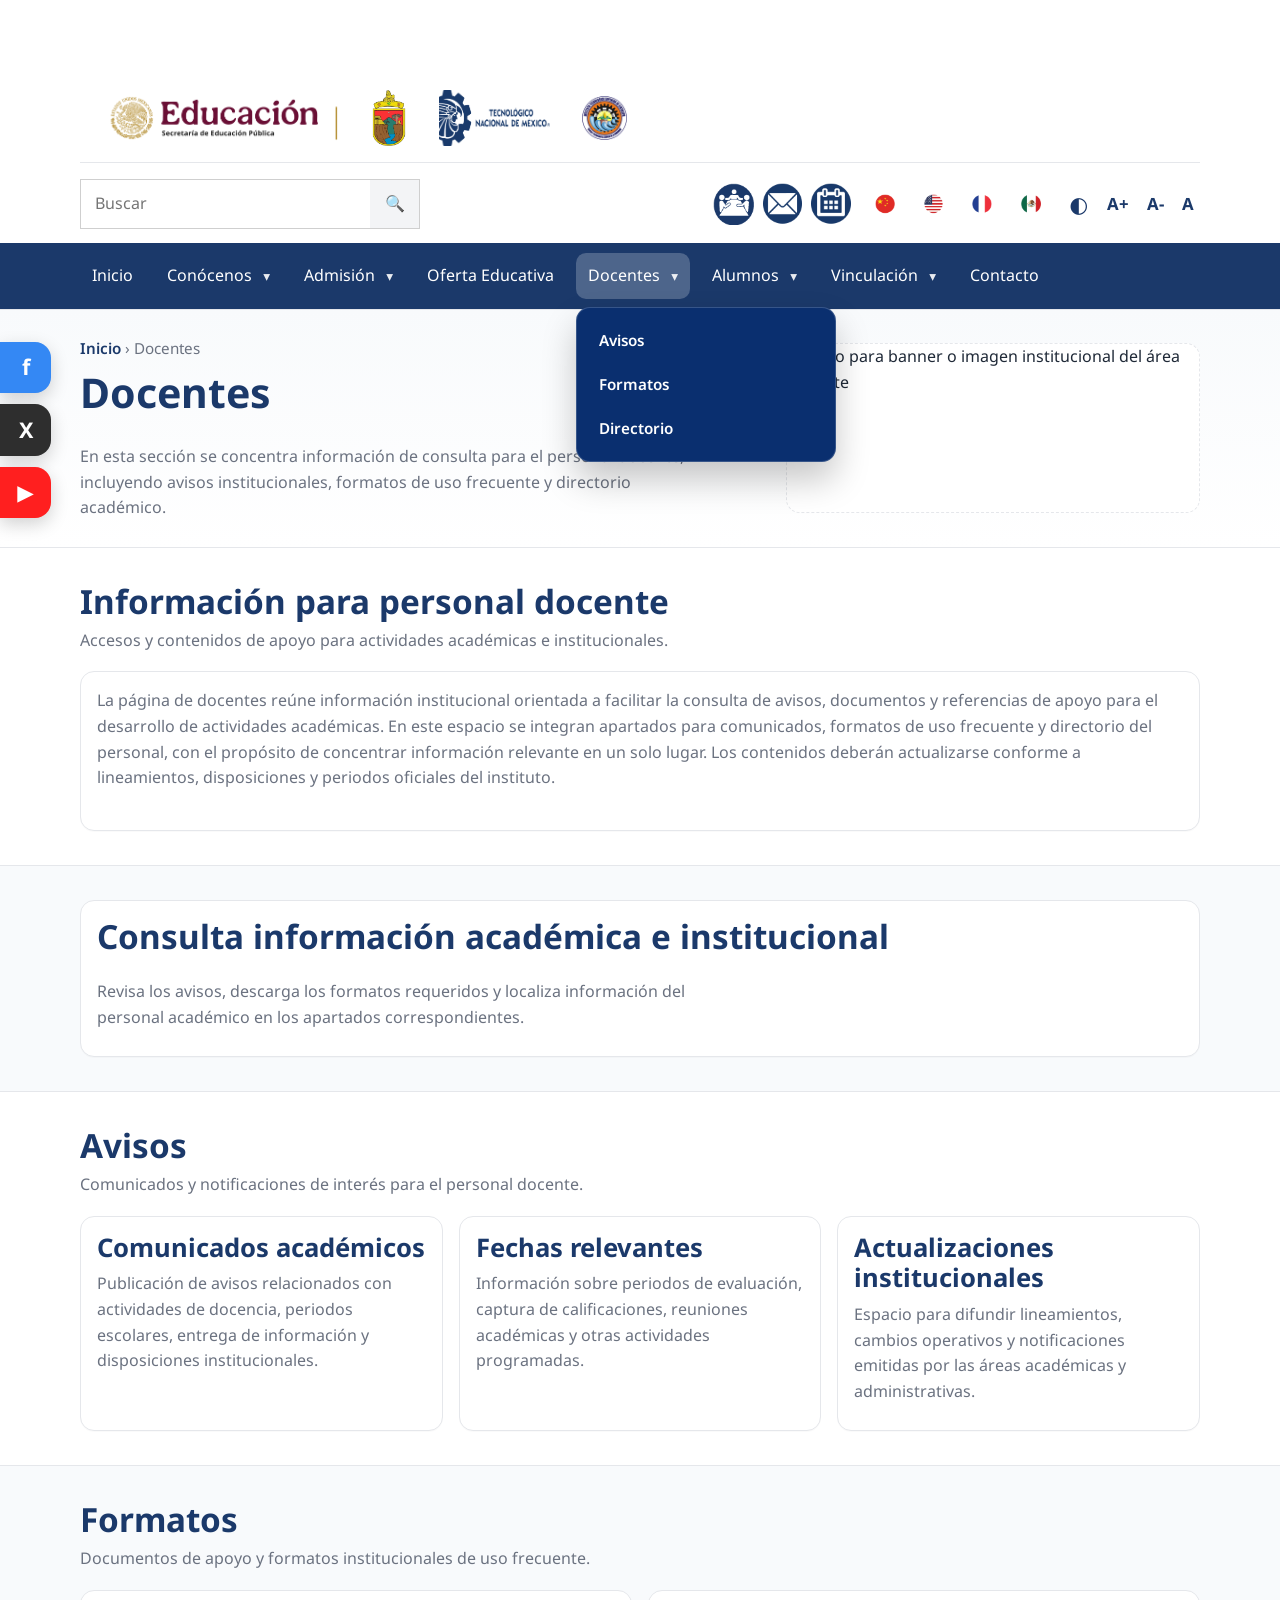
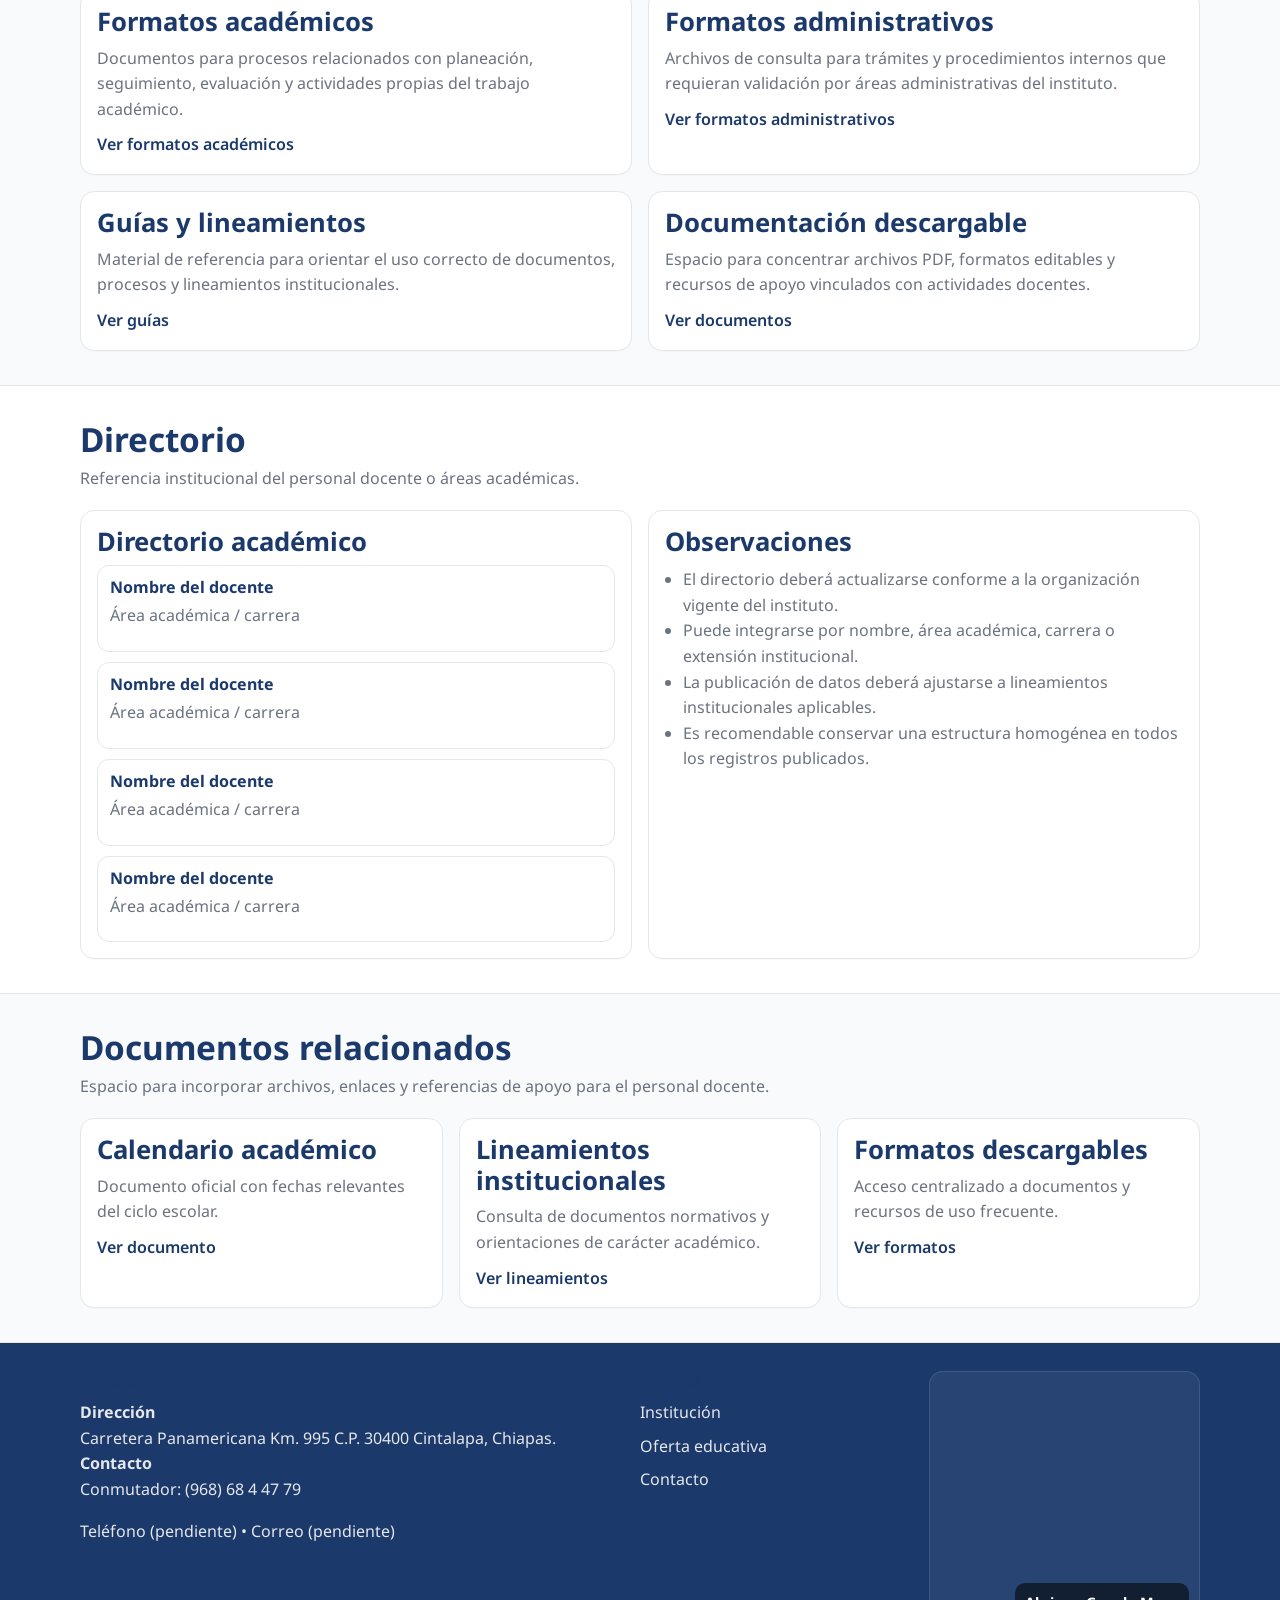
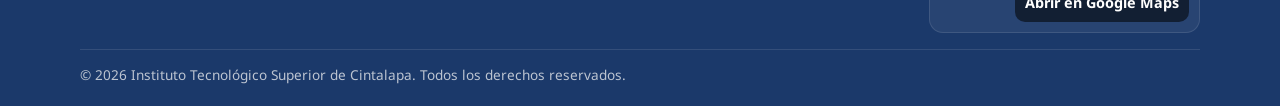
<file: pages/Docentes.html>
<!DOCTYPE html>
<html lang="es">
<head>
  <meta charset="utf-8" />
  <meta name="viewport" content="width=device-width, initial-scale=1" />
  <title>Instituto Tecnológico Superior de Cintalapa | Docentes</title>
  <meta name="description" content="Información para docentes: avisos, formatos institucionales, directorio académico y documentos relacionados." />

  <link rel="stylesheet" href="../css/base.css" />
  <link rel="stylesheet" href="../css/layout.css" />
  <link rel="stylesheet" href="../css/components.css" />
  <link rel="stylesheet" href="../css/pages.css" />
</head>

<body>

<div id="barraGobmx"></div>

<header class="site-header" role="banner">
  <div class="container header-top">
    <div class="pleca" aria-label="Identidades institucionales">
      <div class="container pleca-inner">
        <a class="pleca-link pleca-link--sep" href="https://www.gob.mx/sep" target="_blank" rel="noopener">
          <img src="../assets/img/pleca_educacion_dic24.png" alt="Educación - Secretaría de Educación Pública">
        </a>

        <a class="pleca-link pleca-link--chiapas" href="https://www.chiapas.gob.mx/" target="_blank" rel="noopener">
          <img src="../assets/img/Coat_of_Arms_of_Chiapas_(2026).png" alt="Gobierno del Estado de Chiapas">
        </a>

        <a class="pleca-link pleca-link--tecnm" href="https://www.tecnm.mx/" target="_blank" rel="noopener">
          <img src="../assets/img/TecNacional.png" alt="Tecnológico Nacional de México">
        </a>

        <a class="pleca-link pleca-link--instituto" href="../index.html">
          <img src="../assets/img/TecCinta.png" alt="Instituto Tecnológico Superior de Cintalapa">
        </a>
      </div>
    </div>

    <button class="nav-toggle" type="button"
      aria-label="Abrir menú"
      aria-controls="site-menu"
      aria-expanded="false">
      <span class="nav-toggle__bar" aria-hidden="true"></span>
      <span class="nav-toggle__bar" aria-hidden="true"></span>
      <span class="nav-toggle__bar" aria-hidden="true"></span>
    </button>

    <div class="header-top-bar">
      <div class="header-search">
        <form class="search search--header" action="#" method="get" aria-label="Búsqueda en el sitio">
          <label class="sr-only" for="q">Buscar</label>
          <input id="q" name="q" type="search" placeholder="Buscar" />
          <button class="search-btn" type="submit" aria-label="Buscar">
            <span aria-hidden="true">🔍</span>
          </button>
        </form>
      </div>

      <div class="header-tools" aria-label="Accesibilidad y accesos rápidos">
        <div class="header-icons" aria-label="Enlaces rápidos institucionales">
          <a class="tool-icon"
             href="PON_AQUI_LINK_TEAMS"
             target="_blank"
             rel="noopener"
             title="Microsoft Teams"
             aria-label="Microsoft Teams">
            <img src="../assets/img/microsoft_teams.png" alt="Microsoft Teams" />
          </a>

          <a class="tool-icon"
             href="PON_AQUI_LINK_CORREO"
             target="_blank"
             rel="noopener"
             title="Correo institucional"
             aria-label="Correo institucional">
            <img src="../assets/img/correo-icono.png" alt="Correo institucional" />
          </a>

          <a class="tool-icon"
             href="PON_AQUI_LINK_CALENDARIO"
             target="_blank"
             rel="noopener"
             title="Calendario académico"
             aria-label="Calendario académico">
            <img src="../assets/img/calendario-icono.png" alt="Calendario académico" />
          </a>
        </div>

        <div class="header-languages" aria-label="Selector de idioma">
          <a class="lang-btn" href="#" data-lang="zh-CN" title="Mandarín" aria-label="Traducir a mandarín">
            <img src="../assets/img/china-icono.png" alt="Mandarín" />
          </a>

          <a class="lang-btn" href="#" data-lang="en" title="Inglés" aria-label="Traducir a inglés">
            <img src="../assets/img/usa-icono.png" alt="Inglés" />
          </a>

          <a class="lang-btn" href="#" data-lang="fr" title="Francés" aria-label="Traducir a francés">
            <img src="../assets/img/francia-icono.png" alt="Francés" />
          </a>

          <a class="lang-btn" href="#" data-lang="es" title="Español" aria-label="Restablecer a español">
            <img src="../assets/img/mexico-icono.png" alt="Español" />
          </a>
        </div>

        <div class="header-accessibility" aria-label="Opciones de accesibilidad">
          <button class="acc-btn acc-btn--icon" type="button" data-action="contrast" title="Invertir colores" aria-label="Invertir colores">◐</button>
          <button class="acc-btn" type="button" data-action="increase-font" title="Aumentar letra" aria-label="Aumentar letra">A+</button>
          <button class="acc-btn" type="button" data-action="decrease-font" title="Disminuir letra" aria-label="Disminuir letra">A-</button>
          <button class="acc-btn" type="button" data-action="reset-font" title="Restablecer tamaño" aria-label="Restablecer tamaño">A</button>
        </div>

        <div id="google_translate_element" class="translate-holder" aria-hidden="true"></div>
      </div>
    </div>
  </div>

  <nav class="site-nav" aria-label="Menú principal" id="site-menu">
    <div class="container nav-inner">
      <ul class="nav-list nav-list--dropdown">
        <li>
          <a class="nav-link" href="../index.html" data-nav-link="inicio">Inicio</a>
        </li>

        <li class="nav-item">
          <details class="nav-dd">
            <summary class="nav-link nav-link--dd" data-nav="conocenos">Conócenos</summary>
            <div class="nav-panel" role="menu">
              <a role="menuitem" href="institucion.html#mv">Misión y visión</a>
              <a role="menuitem" href="institucion.html#campus">Campus</a>
              <a role="menuitem" href="institucion.html#historia">Historia</a>
              <a role="menuitem" href="institucion.html#directorio">Directorio</a>
              <a role="menuitem" href="institucion.html#organigrama">Organigrama</a>
              <a role="menuitem" href="institucion.html#marco">Marco normativo</a>
            </div>
          </details>
        </li>

        <li class="nav-item">
          <details class="nav-dd">
            <summary class="nav-link nav-link--dd" data-nav="admision">Admisión</summary>
            <div class="nav-panel" role="menu">
              <a role="menuitem" href="aspirantes.html#requisitos">Requisitos</a>
              <a role="menuitem" href="aspirantes.html#proceso">Proceso</a>
              <a role="menuitem" href="aspirantes.html#fechas">Fechas</a>
              <a role="menuitem" href="aspirantes.html#costos">Costos</a>
              <a role="menuitem" href="aspirantes.html#preguntas">Preguntas frecuentes</a>
            </div>
          </details>
        </li>

        <li>
          <a class="nav-link" href="oferta.html" data-nav-link="oferta">Oferta Educativa</a>
        </li>

        <li class="nav-item">
          <details class="nav-dd" open>
            <summary class="nav-link nav-link--dd" data-nav="docentes">Docentes</summary>
            <div class="nav-panel" role="menu">
              <a role="menuitem" href="#avisos">Avisos</a>
              <a role="menuitem" href="#formatos">Formatos</a>
              <a role="menuitem" href="#directorio">Directorio</a>
            </div>
          </details>
        </li>

        <li class="nav-item">
          <details class="nav-dd">
            <summary class="nav-link nav-link--dd" data-nav="alumnos">Alumnos</summary>
            <div class="nav-panel" role="menu">
              <a role="menuitem" href="alumnos.html#tramites">Trámites</a>
              <a role="menuitem" href="alumnos.html#servicios">Servicios escolares</a>
              <a role="menuitem" href="alumnos.html#calendario">Calendario</a>
              <a role="menuitem" href="alumnos.html#becas">Becas</a>
            </div>
          </details>
        </li>

        <li class="nav-item">
          <details class="nav-dd">
            <summary class="nav-link nav-link--dd" data-nav="vinculacion">Vinculación</summary>
            <div class="nav-panel" role="menu">
              <a role="menuitem" href="vinculacion.html#servicio">Servicio social</a>
              <a role="menuitem" href="vinculacion.html#residencia">Residencia profesional</a>
              <a role="menuitem" href="vinculacion.html#convenios">Convenios</a>
              <a role="menuitem" href="vinculacion.html#bolsa">Bolsa de trabajo</a>
            </div>
          </details>
        </li>

        <li>
          <a class="nav-link" href="contacto.html" data-nav-link="contacto">Contacto</a>
        </li>
      </ul>
    </div>
  </nav>
</header>

<main id="contenido" class="site-main" role="main">
  <section class="page-hero" aria-label="Encabezado de la sección">
    <div class="container page-hero-inner">
      <div>
        <p class="breadcrumbs">
          <a href="../index.html">Inicio</a> <span aria-hidden="true">›</span> <span>Docentes</span>
        </p>
        <h1>Docentes</h1>
        <p class="lead">
          En esta sección se concentra información de consulta para el personal docente, incluyendo avisos institucionales, formatos de uso frecuente y directorio académico.
        </p>
      </div>

      <div class="page-hero-box" aria-hidden="true">
        <span>Espacio para banner o imagen institucional del área docente</span>
      </div>
    </div>
  </section>

  <section class="section">
    <div class="container">
      <header class="section-header">
        <h2>Información para personal docente</h2>
        <p>Accesos y contenidos de apoyo para actividades académicas e institucionales.</p>
      </header>

      <article class="card card-wide">
        <p>
          La página de docentes reúne información institucional orientada a facilitar la consulta de avisos, documentos y referencias de apoyo para el desarrollo de actividades académicas. En este espacio se integran apartados para comunicados, formatos de uso frecuente y directorio del personal, con el propósito de concentrar información relevante en un solo lugar. Los contenidos deberán actualizarse conforme a lineamientos, disposiciones y periodos oficiales del instituto.
        </p>
      </article>
    </div>
  </section>

  <section class="section section-alt">
    <div class="container">
      <div class="card cta">
        <h2>Consulta información académica e institucional</h2>
        <p class="lead">
          Revisa los avisos, descarga los formatos requeridos y localiza información del personal académico en los apartados correspondientes.
        </p>
      </div>
    </div>
  </section>

  <section id="avisos" class="section">
    <div class="container">
      <header class="section-header">
        <h2>Avisos</h2>
        <p>Comunicados y notificaciones de interés para el personal docente.</p>
      </header>

      <div class="grid cards-3">
        <article class="card">
          <h3>Comunicados académicos</h3>
          <p>
            Publicación de avisos relacionados con actividades de docencia, periodos escolares, entrega de información y disposiciones institucionales.
          </p>
        </article>

        <article class="card">
          <h3>Fechas relevantes</h3>
          <p>
            Información sobre periodos de evaluación, captura de calificaciones, reuniones académicas y otras actividades programadas.
          </p>
        </article>

        <article class="card">
          <h3>Actualizaciones institucionales</h3>
          <p>
            Espacio para difundir lineamientos, cambios operativos y notificaciones emitidas por las áreas académicas y administrativas.
          </p>
        </article>
      </div>
    </div>
  </section>

  <section id="formatos" class="section section-alt">
    <div class="container">
      <header class="section-header">
        <h2>Formatos</h2>
        <p>Documentos de apoyo y formatos institucionales de uso frecuente.</p>
      </header>

      <div class="grid cards-2">
        <article class="card card-wide">
          <h3>Formatos académicos</h3>
          <p>
            Documentos para procesos relacionados con planeación, seguimiento, evaluación y actividades propias del trabajo académico.
          </p>
          <a class="card-link" href="#">Ver formatos académicos</a>
        </article>

        <article class="card card-wide">
          <h3>Formatos administrativos</h3>
          <p>
            Archivos de consulta para trámites y procedimientos internos que requieran validación por áreas administrativas del instituto.
          </p>
          <a class="card-link" href="#">Ver formatos administrativos</a>
        </article>

        <article class="card card-wide">
          <h3>Guías y lineamientos</h3>
          <p>
            Material de referencia para orientar el uso correcto de documentos, procesos y lineamientos institucionales.
          </p>
          <a class="card-link" href="#">Ver guías</a>
        </article>

        <article class="card card-wide">
          <h3>Documentación descargable</h3>
          <p>
            Espacio para concentrar archivos PDF, formatos editables y recursos de apoyo vinculados con actividades docentes.
          </p>
          <a class="card-link" href="#">Ver documentos</a>
        </article>
      </div>
    </div>
  </section>

  <section id="directorio" class="section">
    <div class="container">
      <header class="section-header">
        <h2>Directorio</h2>
        <p>Referencia institucional del personal docente o áreas académicas.</p>
      </header>

      <div class="grid cards-2">
        <article class="card card-wide">
          <h3>Directorio académico</h3>
          <div class="directory" aria-label="Directorio académico">
            <article class="directory-item">
              <h4>Nombre del docente</h4>
              <p class="directory-meta">Área académica / carrera</p>
            </article>

            <article class="directory-item">
              <h4>Nombre del docente</h4>
              <p class="directory-meta">Área académica / carrera</p>
            </article>

            <article class="directory-item">
              <h4>Nombre del docente</h4>
              <p class="directory-meta">Área académica / carrera</p>
            </article>

            <article class="directory-item">
              <h4>Nombre del docente</h4>
              <p class="directory-meta">Área académica / carrera</p>
            </article>
          </div>
        </article>

        <article class="card card-wide">
          <h3>Observaciones</h3>
          <ul class="simple-list">
            <li>El directorio deberá actualizarse conforme a la organización vigente del instituto.</li>
            <li>Puede integrarse por nombre, área académica, carrera o extensión institucional.</li>
            <li>La publicación de datos deberá ajustarse a lineamientos institucionales aplicables.</li>
            <li>Es recomendable conservar una estructura homogénea en todos los registros publicados.</li>
          </ul>
        </article>
      </div>
    </div>
  </section>

  <section class="section section-alt">
    <div class="container">
      <header class="section-header">
        <h2>Documentos relacionados</h2>
        <p>Espacio para incorporar archivos, enlaces y referencias de apoyo para el personal docente.</p>
      </header>

      <div class="grid cards-3">
        <article class="card">
          <h3>Calendario académico</h3>
          <p>Documento oficial con fechas relevantes del ciclo escolar.</p>
          <a class="card-link" href="#">Ver documento</a>
        </article>

        <article class="card">
          <h3>Lineamientos institucionales</h3>
          <p>Consulta de documentos normativos y orientaciones de carácter académico.</p>
          <a class="card-link" href="#">Ver lineamientos</a>
        </article>

        <article class="card">
          <h3>Formatos descargables</h3>
          <p>Acceso centralizado a documentos y recursos de uso frecuente.</p>
          <a class="card-link" href="#">Ver formatos</a>
        </article>
      </div>
    </div>
  </section>
</main>

<footer class="site-footer" role="contentinfo">
  <div class="container footer-grid">
    <section>
      <h2 class="footer-title">Contacto</h2>
      <p><strong>Dirección</strong>
        <br>
        Carretera Panamericana Km. 995 C.P. 30400 Cintalapa, Chiapas.
        <br><strong>Contacto</strong>&nbsp;<br>
        Conmutador: (968) 68 4 47 79
      </p>
      <p>Teléfono (pendiente) • Correo (pendiente)</p>
    </section>

    <section>
      <h2 class="footer-title">Enlaces</h2>
      <ul class="footer-links">
        <li><a href="institucion.html">Institución</a></li>
        <li><a href="oferta.html">Oferta educativa</a></li>
        <li><a href="contacto.html">Contacto</a></li>
      </ul>
    </section>

    <section>
      <aside class="footer-media" aria-label="Ubicación del Instituto en Google Maps">
        <iframe class="footer-map-iframe"
          src="https://www.google.com/maps/embed?pb=!1m18!1m12!1m3!1d3822.1630320516947!2d-93.7435155!3d16.6687232!2m3!1f0!2f0!3f0!3m2!1i1024!2i768!4f13.1!3m3!1m2!1s0x85eb57e1d27544a9%3A0x69e5f6be7f313284!2sInstituto%20Tecnol%C3%B3gico%20Superior%20de%20Cintalapa!5e0!3m2!1ses-419!2smx!4v1772683940090!5m2!1ses-419!2smx"
          width="600"
          height="450"
          style="border:0;"
          allowfullscreen=""
          loading="lazy"
          referrerpolicy="no-referrer-when-downgrade">
        </iframe>

        <a class="footer-map-open"
           href="https://maps.google.com/?cid=7630776441687323268&hl=es-419&gl=MX"
           target="_blank" rel="noopener">
          Abrir en Google Maps
        </a>
      </aside>
    </section>
  </div>

  <div class="container footer-bottom">
    <small>© <span>2026</span> Instituto Tecnológico Superior de Cintalapa. Todos los derechos reservados.</small>
  </div>
</footer>

<div id="footer2-7"></div>

<aside class="social-widget" aria-label="Redes sociales institucionales">
  <a class="social-widget__item social-widget__item--facebook"
     href="https://www.facebook.com/TecNMCintalapa"
     target="_blank"
     rel="noopener"
     aria-label="Me gusta en Facebook">
    <span class="social-widget__icon" aria-hidden="true">f</span>
    <span class="social-widget__label">Me gusta en Facebook</span>
  </a>

  <a class="social-widget__item social-widget__item--x"
     href="https://x.com/TecNMCintalapa"
     target="_blank"
     rel="noopener"
     aria-label="Síguenos en X">
    <span class="social-widget__icon" aria-hidden="true">X</span>
    <span class="social-widget__label">Síguenos en X</span>
  </a>

  <a class="social-widget__item social-widget__item--youtube"
     href="https://www.youtube.com/@tecnmcampuscintalapa2809"
     target="_blank"
     rel="noopener"
     aria-label="Suscríbete en YouTube">
    <span class="social-widget__icon" aria-hidden="true">▶</span>
    <span class="social-widget__label">Suscríbete en YouTube</span>
  </a>
</aside>

<script
  src="https://cdn.tecnm.mx/files/main/Framework/gobmx-integration.js"
  data-tecnm-header="#barraGobmx"
  data-tecnm-footer="#footer2-7"
></script>
<script src="https://framework-gb.cdn.gob.mx/gobmx.js" defer></script>
<script src="../public/js/main.js"></script>
<script src="//translate.google.com/translate_a/element.js?cb=googleTranslateElementInit"></script>
</body>
</html>
</file>
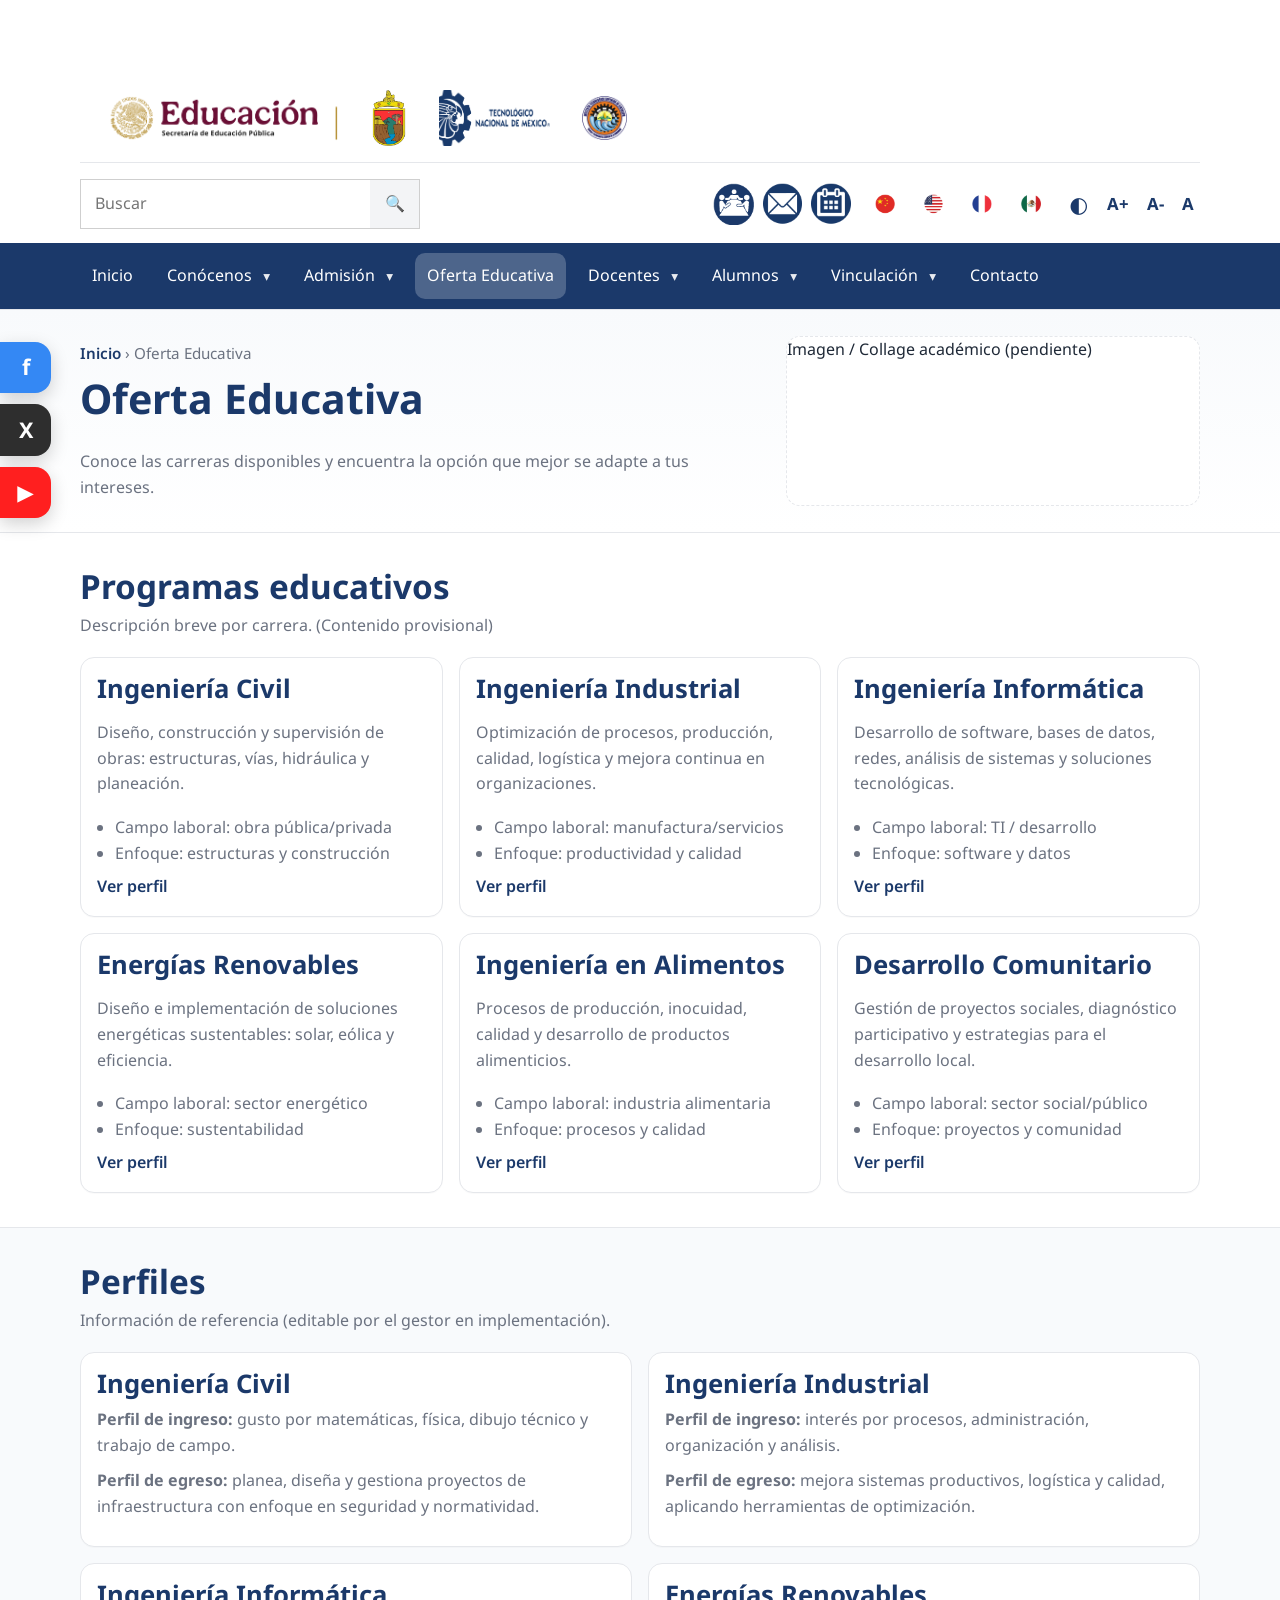
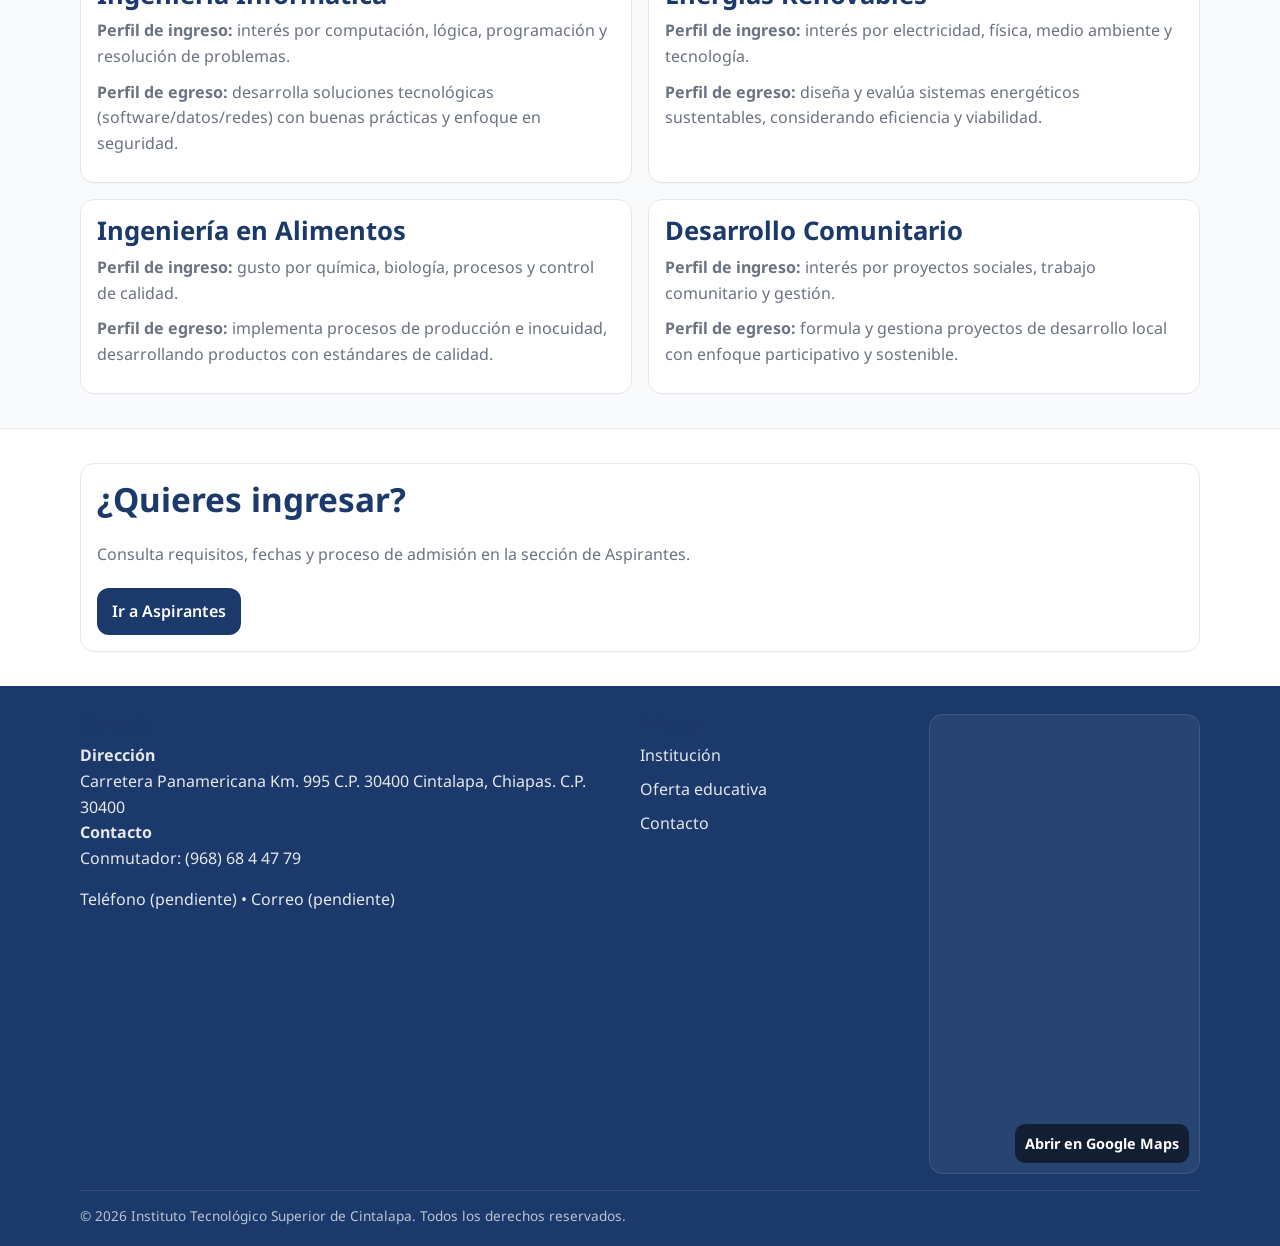
<file: pages/oferta.html>
<!DOCTYPE html>
<html lang="es">
<head>
  <meta charset="utf-8" />
  <meta name="viewport" content="width=device-width, initial-scale=1" />
  <title>Instituto Tecnológico Superior de Cintalapa | Oferta Educativa</title>
  <meta name="description" content="Oferta educativa: Ingeniería Civil, Industrial, Informática, Energías Renovables, Alimentos y Desarrollo Comunitario." />

  <link rel="stylesheet" href="../css/base.css" />
  <link rel="stylesheet" href="../css/layout.css" />
  <link rel="stylesheet" href="../css/components.css" />
  <link rel="stylesheet" href="../css/pages.css" />
</head>

<body>

<div id="barraGobmx"></div>

  <header class="site-header" role="banner">
    <div class="container header-top">
<div class="pleca" aria-label="Identidades institucionales">
  <div class="container pleca-inner">
    <a class="pleca-link pleca-link--sep" href="https://www.gob.mx/sep" target="_blank" rel="noopener">
      <img src="../assets/img/pleca_educacion_dic24.png" alt="Educación - Secretaría de Educación Pública">
    </a>

    <a class="pleca-link pleca-link--chiapas" href="https://www.chiapas.gob.mx/" target="_blank" rel="noopener">
      <img src="../assets/img/Coat_of_Arms_of_Chiapas_(2026).png" alt="Gobierno del Estado de Chiapas">
    </a>

    <a class="pleca-link pleca-link--tecnm" href="https://www.tecnm.mx/" target="_blank" rel="noopener">
      <img src="../assets/img/TecNacional.png" alt="Tecnológico Nacional de México">
    </a>

    <a class="pleca-link pleca-link--instituto" href="index.html">
      <img src="../assets/img/TecCinta.png" alt="Instituto Tecnológico Superior de Cintalapa">
    </a>
  </div>
</div>
      <button class="nav-toggle" type="button"
  aria-label="Abrir menú"
  aria-controls="site-menu"
  aria-expanded="false">
  <span class="nav-toggle__bar" aria-hidden="true"></span>
  <span class="nav-toggle__bar" aria-hidden="true"></span>
  <span class="nav-toggle__bar" aria-hidden="true"></span>
</button>

<div class="header-top-bar">
  <div class="header-search">
    <form class="search search--header" action="#" method="get" aria-label="Búsqueda en el sitio">
      <label class="sr-only" for="q">Buscar</label>
      <input id="q" name="q" type="search" placeholder="Buscar" />
      <button class="search-btn" type="submit" aria-label="Buscar">
        <span aria-hidden="true">🔍</span>
      </button>
    </form>
  </div>

  <div class="header-tools" aria-label="Accesibilidad y accesos rápidos">
    <div class="header-icons" aria-label="Enlaces rápidos institucionales">
      <a class="tool-icon"
         href="PON_AQUI_LINK_TEAMS"
         target="_blank"
         rel="noopener"
         title="Microsoft Teams"
         aria-label="Microsoft Teams">
        <img src="../assets/img/microsoft_teams.png" alt="Microsoft Teams" />
      </a>

      <a class="tool-icon"
         href="PON_AQUI_LINK_CORREO"
         target="_blank"
         rel="noopener"
         title="Correo institucional"
         aria-label="Correo institucional">
        <img src="../assets/img/correo-icono.png" alt="Correo institucional" />
      </a>

      <a class="tool-icon"
         href="PON_AQUI_LINK_CALENDARIO"
         target="_blank"
         rel="noopener"
         title="Calendario académico"
         aria-label="Calendario académico">
        <img src="../assets/img/calendario-icono.png" alt="Calendario académico" />
      </a>
    </div>

    <div class="header-languages" aria-label="Selector de idioma">
      <a class="lang-btn" href="#" data-lang="zh-CN" title="Mandarín" aria-label="Traducir a mandarín">
        <img src="../assets/img/china-icono.png" alt="Mandarín" />
      </a>

      <a class="lang-btn" href="#" data-lang="en" title="Inglés" aria-label="Traducir a inglés">
        <img src="../assets/img/usa-icono.png" alt="Inglés" />
      </a>

      <a class="lang-btn" href="#" data-lang="fr" title="Francés" aria-label="Traducir a francés">
        <img src="../assets/img/francia-icono.png" alt="Francés" />
      </a>

      <a class="lang-btn" href="#" data-lang="es" title="Español" aria-label="Restablecer a español">
        <img src="../assets/img/mexico-icono.png" alt="Español" />
      </a>
    </div>

    <div class="header-accessibility" aria-label="Opciones de accesibilidad">
      <button class="acc-btn acc-btn--icon" type="button" data-action="contrast" title="Invertir colores" aria-label="Invertir colores">
        ◐
      </button>
      <button class="acc-btn" type="button" data-action="increase-font" title="Aumentar letra" aria-label="Aumentar letra">
        A+
      </button>
      <button class="acc-btn" type="button" data-action="decrease-font" title="Disminuir letra" aria-label="Disminuir letra">
        A-
      </button>
      <button class="acc-btn" type="button" data-action="reset-font" title="Restablecer tamaño" aria-label="Restablecer tamaño">
        A
      </button>
    </div>

    <div id="google_translate_element" class="translate-holder" aria-hidden="true"></div>
  </div>
</div>
</div>

<nav class="site-nav" aria-label="Menú principal" id="site-menu">
  <div class="container nav-inner">
    <ul class="nav-list nav-list--dropdown">
      <li>
        <a class="nav-link" href="../index.html" data-nav-link="inicio">Inicio</a>
      </li>

      <li class="nav-item">
        <details class="nav-dd">
          <summary class="nav-link nav-link--dd" data-nav="conocenos">Conócenos</summary>
          <div class="nav-panel" role="menu">
            <a role="menuitem" href="institucion.html#mv">Misión y visión</a>
            <a role="menuitem" href="institucion.html#campus">Campus</a>
            <a role="menuitem" href="institucion.html#historia">Historia</a>
            <a role="menuitem" href="institucion.html#directorio">Directorio</a>
            <a role="menuitem" href="institucion.html#organigrama">Organigrama</a>
            <a role="menuitem" href="institucion.html#marco">Marco normativo</a>
          </div>
        </details>
      </li>

      <li class="nav-item">
        <details class="nav-dd">
          <summary class="nav-link nav-link--dd" data-nav="admision">Admisión</summary>
          <div class="nav-panel" role="menu">
            <a role="menuitem" href="aspirantes.html#requisitos">Requisitos</a>
            <a role="menuitem" href="aspirantes.html#proceso">Proceso</a>
            <a role="menuitem" href="aspirantes.html#fechas">Fechas</a>
            <a role="menuitem" href="aspirantes.html#costos">Costos</a>
            <a role="menuitem" href="aspirantes.html#preguntas">Preguntas frecuentes</a>
          </div>
        </details>
      </li>

      <li>
        <a class="nav-link" href="oferta.html" data-nav-link="oferta">Oferta Educativa</a>
      </li>

      <li class="nav-item">
        <details class="nav-dd">
          <summary class="nav-link nav-link--dd" data-nav="docentes">Docentes</summary>
          <div class="nav-panel" role="menu">
            <a role="menuitem" href="Docentes.html">Avisos</a>
            <a role="menuitem" href="Docentes.html">Formatos</a>
            <a role="menuitem" href="Docentes.html">Directorio</a>
          </div>
        </details>
      </li>

      <li class="nav-item">
        <details class="nav-dd">
          <summary class="nav-link nav-link--dd" data-nav="alumnos">Alumnos</summary>
          <div class="nav-panel" role="menu">
            <a role="menuitem" href="alumnos.html#tramites">Trámites</a>
            <a role="menuitem" href="alumnos.html#servicios">Servicios escolares</a>
            <a role="menuitem" href="alumnos.html#calendario">Calendario</a>
            <a role="menuitem" href="alumnos.html#becas">Becas</a>
          </div>
        </details>
      </li>

      <li class="nav-item">
        <details class="nav-dd">
          <summary class="nav-link nav-link--dd" data-nav="vinculacion">Vinculación</summary>
          <div class="nav-panel" role="menu">
            <a role="menuitem" href="vinculacion.html#servicio">Servicio social</a>
            <a role="menuitem" href="vinculacion.html#residencia">Residencia profesional</a>
            <a role="menuitem" href="vinculacion.html#convenios">Convenios</a>
            <a role="menuitem" href="vinculacion.html#bolsa">Bolsa de trabajo</a>
          </div>
        </details>
      </li>

      <li>
        <a class="nav-link" href="contacto.html" data-nav-link="contacto">Contacto</a>
      </li>
    </ul>
  </div>
</nav>
  </header>

  <main id="contenido" class="site-main" role="main">
    <!-- Encabezado de página -->
    <section class="page-hero" aria-label="Encabezado de la sección">
      <div class="container page-hero-inner">
        <div>
          <p class="breadcrumbs">
            <a href="../index.html">Inicio</a> <span aria-hidden="true">›</span> <span>Oferta Educativa</span>
          </p>
          <h1>Oferta Educativa</h1>
          <p class="lead">
            Conoce las carreras disponibles y encuentra la opción que mejor se adapte a tus intereses.
          </p>
        </div>

        <div class="page-hero-box" aria-hidden="true">
          <span>Imagen / Collage académico (pendiente)</span>
        </div>
      </div>
    </section>

    <!-- Carreras -->
    <section class="section">
      <div class="container">
        <header class="section-header">
          <h2>Programas educativos</h2>
          <p>Descripción breve por carrera. (Contenido provisional)</p>
        </header>

        <div class="grid cards-3">
          <article class="card program">
            <h3>Ingeniería Civil</h3>
            <p>Diseño, construcción y supervisión de obras: estructuras, vías, hidráulica y planeación.</p>
            <ul class="simple-list">
              <li>Campo laboral: obra pública/privada</li>
              <li>Enfoque: estructuras y construcción</li>
            </ul>
            <a class="card-link" href="#civil">Ver perfil</a>
          </article>

          <article class="card program">
            <h3>Ingeniería Industrial</h3>
            <p>Optimización de procesos, producción, calidad, logística y mejora continua en organizaciones.</p>
            <ul class="simple-list">
              <li>Campo laboral: manufactura/servicios</li>
              <li>Enfoque: productividad y calidad</li>
            </ul>
            <a class="card-link" href="#industrial">Ver perfil</a>
          </article>

          <article class="card program">
            <h3>Ingeniería Informática</h3>
            <p>Desarrollo de software, bases de datos, redes, análisis de sistemas y soluciones tecnológicas.</p>
            <ul class="simple-list">
              <li>Campo laboral: TI / desarrollo</li>
              <li>Enfoque: software y datos</li>
            </ul>
            <a class="card-link" href="#informatica">Ver perfil</a>
          </article>

          <article class="card program">
            <h3>Energías Renovables</h3>
            <p>Diseño e implementación de soluciones energéticas sustentables: solar, eólica y eficiencia.</p>
            <ul class="simple-list">
              <li>Campo laboral: sector energético</li>
              <li>Enfoque: sustentabilidad</li>
            </ul>
            <a class="card-link" href="#renovables">Ver perfil</a>
          </article>

          <article class="card program">
            <h3>Ingeniería en Alimentos</h3>
            <p>Procesos de producción, inocuidad, calidad y desarrollo de productos alimenticios.</p>
            <ul class="simple-list">
              <li>Campo laboral: industria alimentaria</li>
              <li>Enfoque: procesos y calidad</li>
            </ul>
            <a class="card-link" href="#alimentos">Ver perfil</a>
          </article>

          <article class="card program">
            <h3>Desarrollo Comunitario</h3>
            <p>Gestión de proyectos sociales, diagnóstico participativo y estrategias para el desarrollo local.</p>
            <ul class="simple-list">
              <li>Campo laboral: sector social/público</li>
              <li>Enfoque: proyectos y comunidad</li>
            </ul>
            <a class="card-link" href="#comunitario">Ver perfil</a>
          </article>
        </div>
      </div>
    </section>

    <!-- Perfiles (anclas para “ver perfil”) -->
    <section class="section section-alt">
      <div class="container">
        <header class="section-header">
          <h2>Perfiles</h2>
          <p>Información de referencia (editable por el gestor en implementación).</p>
        </header>

        <div class="grid cards-2">
          <article id="civil" class="card card-wide">
            <h3>Ingeniería Civil</h3>
            <p><strong>Perfil de ingreso:</strong> gusto por matemáticas, física, dibujo técnico y trabajo de campo.</p>
            <p><strong>Perfil de egreso:</strong> planea, diseña y gestiona proyectos de infraestructura con enfoque en seguridad y normatividad.</p>
          </article>

          <article id="industrial" class="card card-wide">
            <h3>Ingeniería Industrial</h3>
            <p><strong>Perfil de ingreso:</strong> interés por procesos, administración, organización y análisis.</p>
            <p><strong>Perfil de egreso:</strong> mejora sistemas productivos, logística y calidad, aplicando herramientas de optimización.</p>
          </article>

          <article id="informatica" class="card card-wide">
            <h3>Ingeniería Informática</h3>
            <p><strong>Perfil de ingreso:</strong> interés por computación, lógica, programación y resolución de problemas.</p>
            <p><strong>Perfil de egreso:</strong> desarrolla soluciones tecnológicas (software/datos/redes) con buenas prácticas y enfoque en seguridad.</p>
          </article>

          <article id="renovables" class="card card-wide">
            <h3>Energías Renovables</h3>
            <p><strong>Perfil de ingreso:</strong> interés por electricidad, física, medio ambiente y tecnología.</p>
            <p><strong>Perfil de egreso:</strong> diseña y evalúa sistemas energéticos sustentables, considerando eficiencia y viabilidad.</p>
          </article>

          <article id="alimentos" class="card card-wide">
            <h3>Ingeniería en Alimentos</h3>
            <p><strong>Perfil de ingreso:</strong> gusto por química, biología, procesos y control de calidad.</p>
            <p><strong>Perfil de egreso:</strong> implementa procesos de producción e inocuidad, desarrollando productos con estándares de calidad.</p>
          </article>

          <article id="comunitario" class="card card-wide">
            <h3>Desarrollo Comunitario</h3>
            <p><strong>Perfil de ingreso:</strong> interés por proyectos sociales, trabajo comunitario y gestión.</p>
            <p><strong>Perfil de egreso:</strong> formula y gestiona proyectos de desarrollo local con enfoque participativo y sostenible.</p>
          </article>
        </div>
      </div>
    </section>

    <!-- CTA -->
    <section class="section">
      <div class="container">
        <div class="card cta">
          <h2>¿Quieres ingresar?</h2>
          <p class="lead">Consulta requisitos, fechas y proceso de admisión en la sección de Aspirantes.</p>
          <a class="btn btn-primary" href="aspirantes.html">Ir a Aspirantes</a>
        </div>
      </div>
    </section>
  </main>

  <footer class="site-footer" role="contentinfo">
    <div class="container footer-grid">
      <section>
        <h2 class="footer-title">Contacto</h2>
        <p><strong>Dirección</strong>
                    <br>
                    Carretera Panamericana Km. 995 C.P. 30400 Cintalapa, Chiapas. 
                     C.P. 30400
                    <br><strong>Contacto</strong>&nbsp;<br>
                    Conmutador:  (968) 68 4 47 79 </p>
        <p>Teléfono (pendiente) • Correo (pendiente)</p>
      </section>

                  <section>
        <h2 class="footer-title">Enlaces</h2>
        <ul class="footer-links">
          <li><a href="institucion.html">Institución</a></li>
          <li><a href="oferta.html">Oferta educativa</a></li>
          <li><a href="contacto.html">Contacto</a></li>
        </ul>
      </section>

      <section>
               <aside class="footer-media" aria-label="Ubicación del Instituto en Google Maps">
  <iframe src="https://www.google.com/maps/embed?pb=!1m18!1m12!1m3!1d3822.1630320516947!2d-93.7435155!3d16.6687232!2m3!1f0!2f0!3f0!3m2!1i1024!2i768!4f13.1!3m3!1m2!1s0x85eb57e1d27544a9%3A0x69e5f6be7f313284!2sInstituto%20Tecnol%C3%B3gico%20Superior%20de%20Cintalapa!5e0!3m2!1ses-419!2smx!4v1772683940090!5m2!1ses-419!2smx"
   width="600"
    height="450"
     style="border:0;"
      allowfullscreen="" 
      loading="lazy" 
      referrerpolicy="no-referrer-when-downgrade">
  </iframe>

  <a class="footer-map-open"
     href="https://maps.google.com/?cid=7630776441687323268&hl=es-419&gl=MX"
     target="_blank" rel="noopener">
    Abrir en Google Maps
  </a>
</aside>
      </section>
    </div>

    <div class="container footer-bottom">
      <small>© <span>2026</span> Instituto Tecnológico Superior de Cintalapa. Todos los derechos reservados.</small>
    </div>
  </footer>
    <div id="footer2-7"></div>
    <aside class="social-widget" aria-label="Redes sociales institucionales">
  <a
    class="social-widget__item social-widget__item--facebook"
    href="https://www.facebook.com/TecNMCintalapa"
    target="_blank"
    rel="noopener"
    aria-label="Me gusta en Facebook"
  >
    <span class="social-widget__icon" aria-hidden="true">f</span>
    <span class="social-widget__label">Me gusta en Facebook</span>
  </a>

  <a
    class="social-widget__item social-widget__item--x"
    href="https://x.com/TecNMCintalapa"
    target="_blank"
    rel="noopener"
    aria-label="Síguenos en X"
  >
    <span class="social-widget__icon" aria-hidden="true">X</span>
    <span class="social-widget__label">Síguenos en X</span>
  </a>

  <a
    class="social-widget__item social-widget__item--youtube"
    href="https://www.youtube.com/@tecnmcampuscintalapa2809"
    target="_blank"
    rel="noopener"
    aria-label="Suscríbete en YouTube"
  >
    <span class="social-widget__icon" aria-hidden="true">▶</span>
    <span class="social-widget__label">Suscríbete en YouTube</span>
  </a>
</aside>
  <script
  src="https://cdn.tecnm.mx/files/main/Framework/gobmx-integration.js"
  data-tecnm-header="#barraGobmx"
  data-tecnm-footer="#footer2-7"
></script>
<script src="https://framework-gb.cdn.gob.mx/gobmx.js" defer></script>
  <script src="../public/js/main.js"></script>
    <script src="//translate.google.com/translate_a/element.js?cb=googleTranslateElementInit"></script>
</body>
</html>
</file>
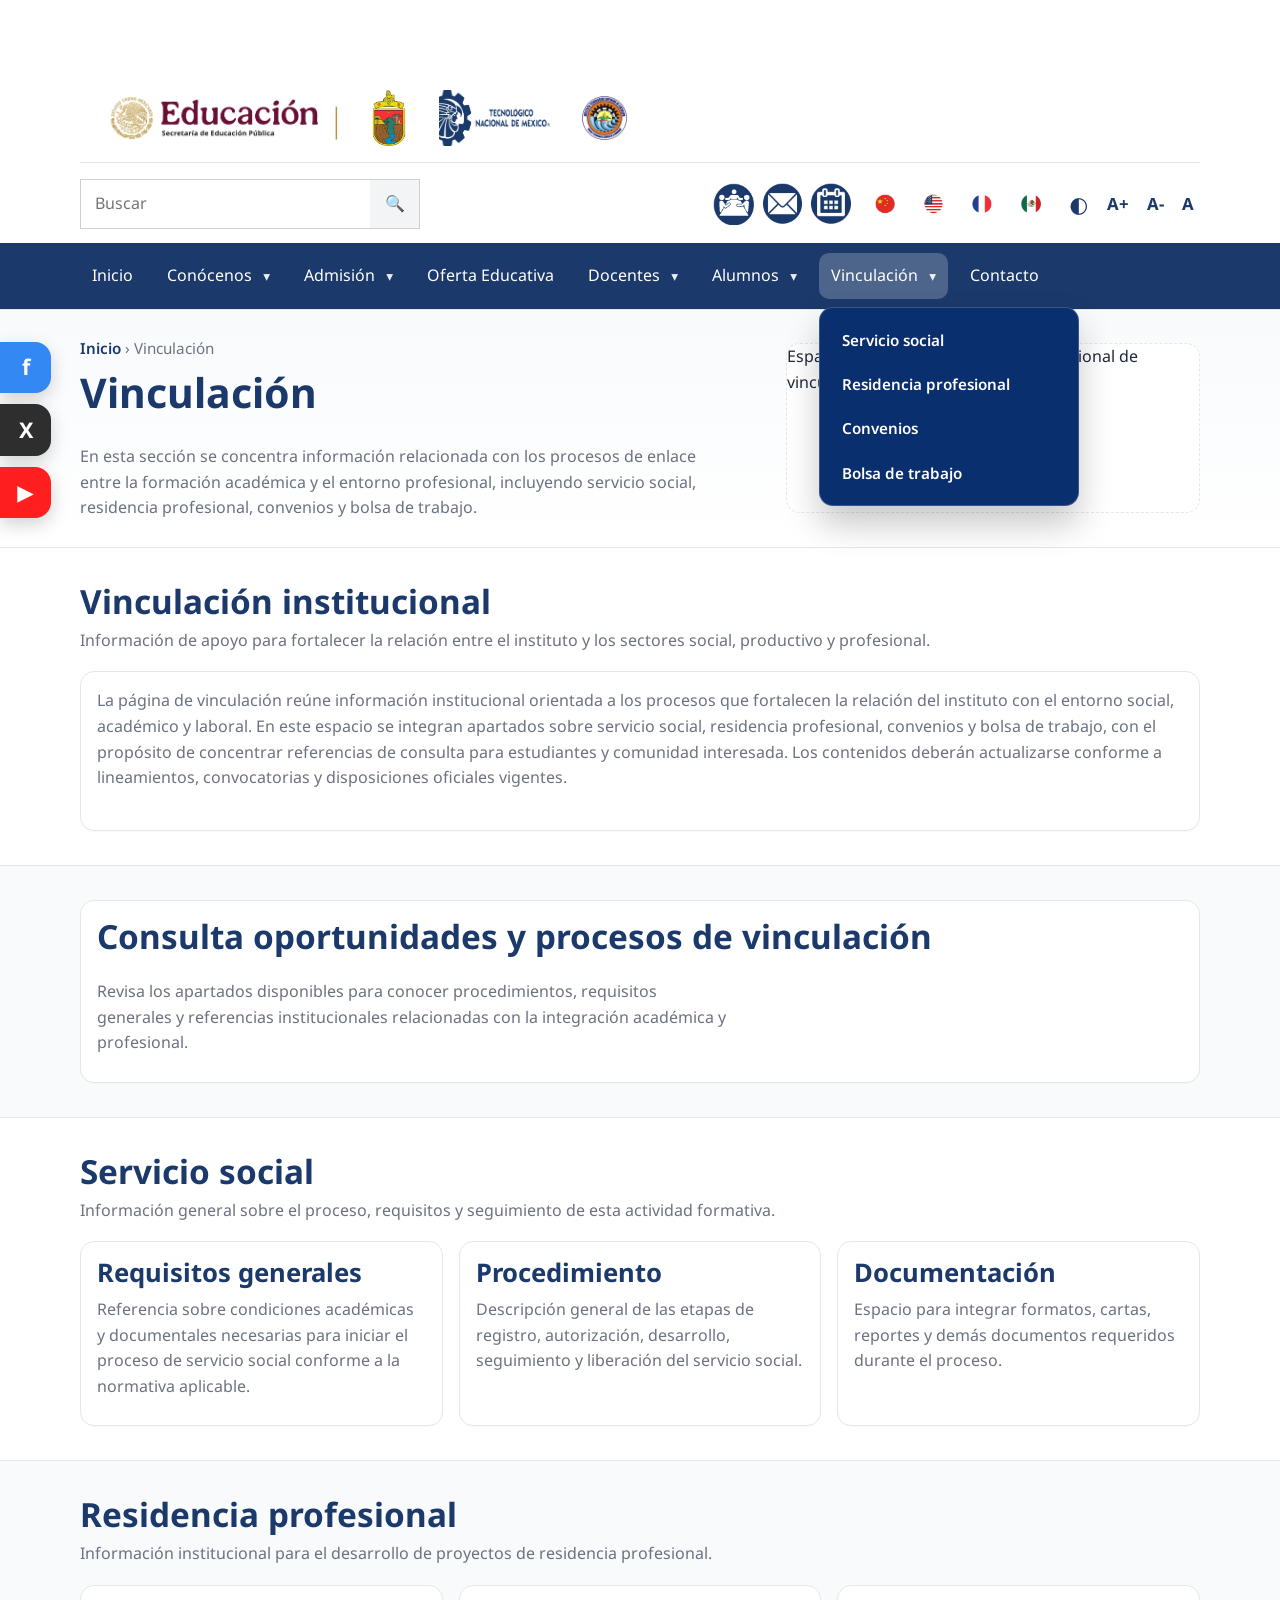
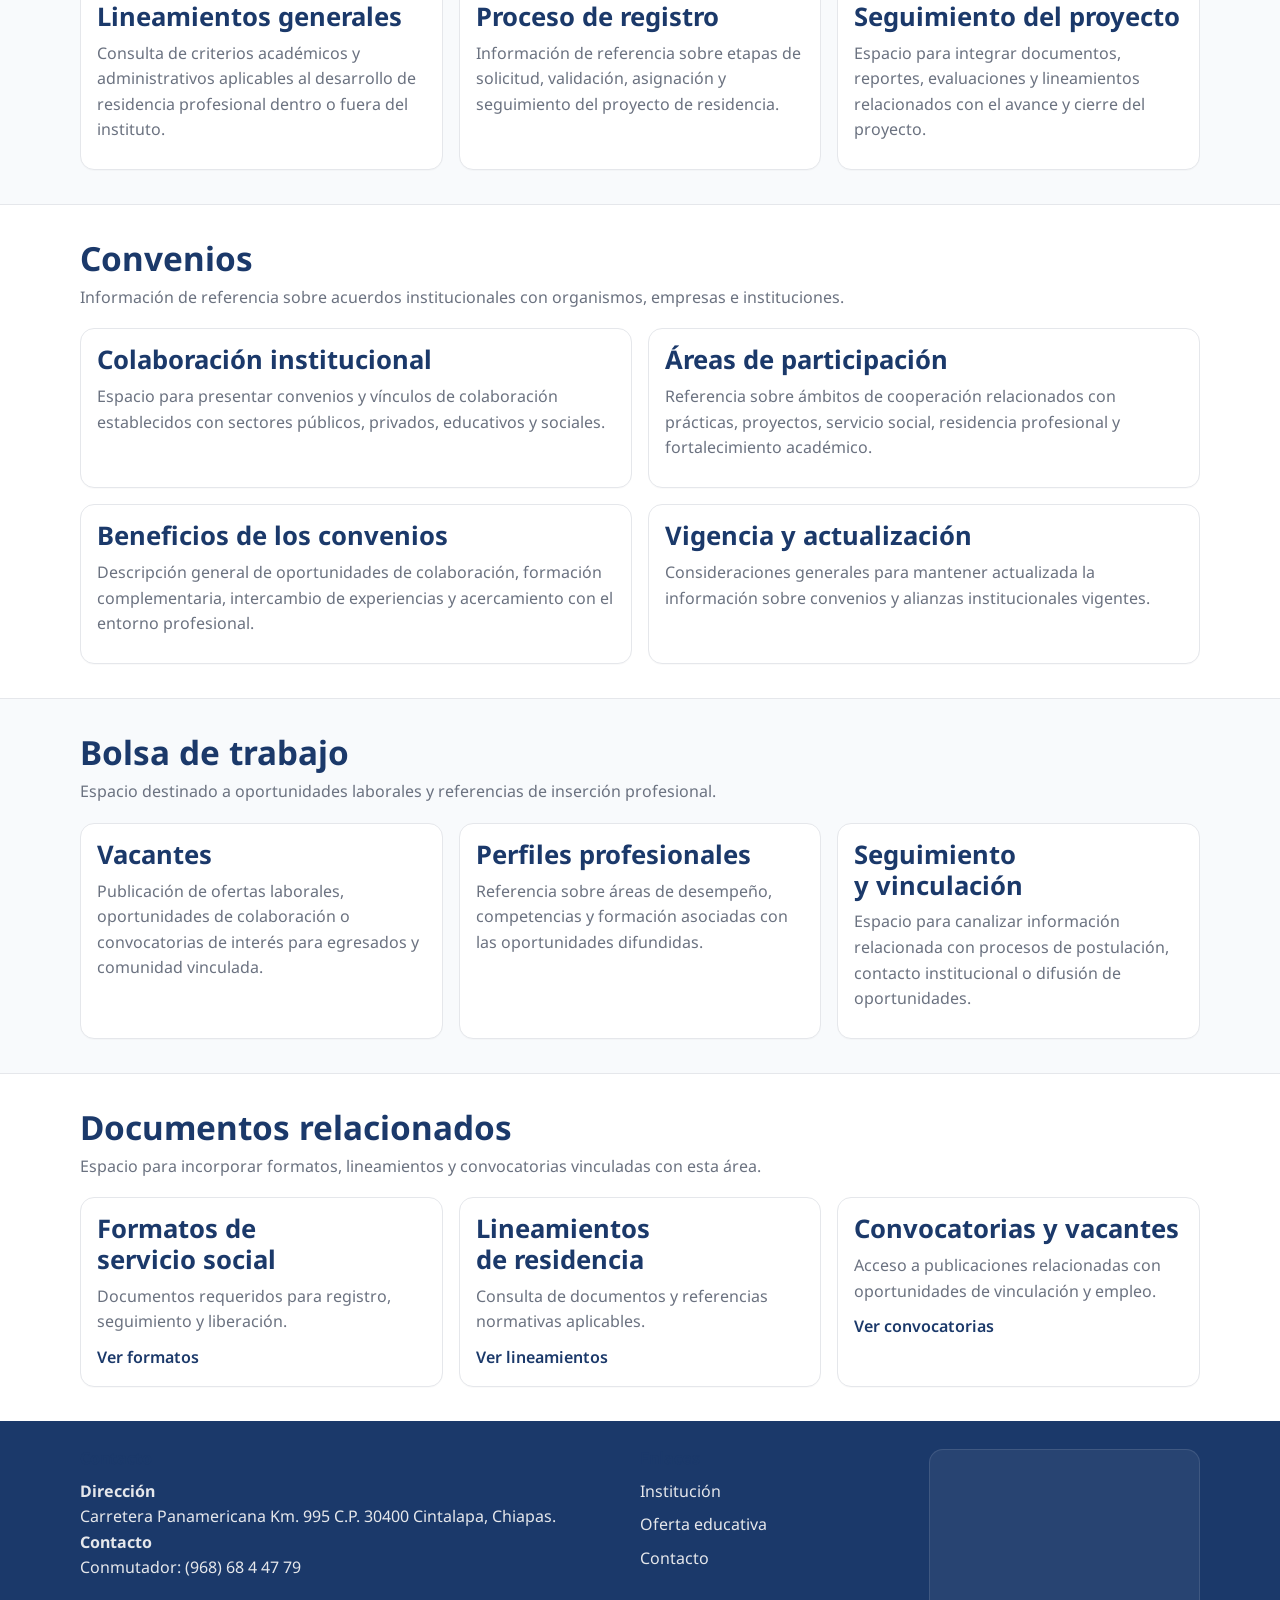
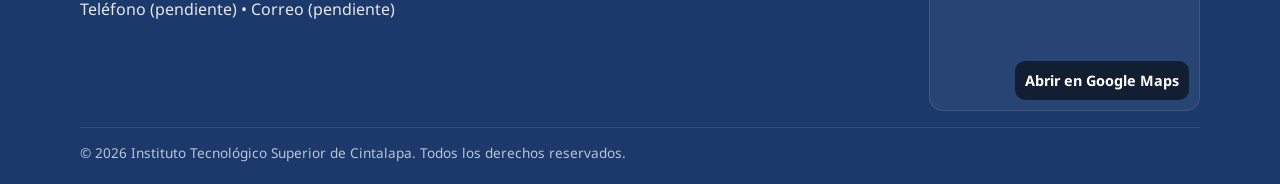
<file: pages/vinculacion.html>
<!DOCTYPE html>
<html lang="es">
<head>
  <meta charset="utf-8" />
  <meta name="viewport" content="width=device-width, initial-scale=1" />
  <title>Instituto Tecnológico Superior de Cintalapa | Vinculación</title>
  <meta name="description" content="Información sobre vinculación: servicio social, residencia profesional, convenios y bolsa de trabajo." />

  <link rel="stylesheet" href="../css/base.css" />
  <link rel="stylesheet" href="../css/layout.css" />
  <link rel="stylesheet" href="../css/components.css" />
  <link rel="stylesheet" href="../css/pages.css" />
</head>

<body>

<div id="barraGobmx"></div>

<header class="site-header" role="banner">
  <div class="container header-top">
    <div class="pleca" aria-label="Identidades institucionales">
      <div class="container pleca-inner">
        <a class="pleca-link pleca-link--sep" href="https://www.gob.mx/sep" target="_blank" rel="noopener">
          <img src="../assets/img/pleca_educacion_dic24.png" alt="Educación - Secretaría de Educación Pública">
        </a>

        <a class="pleca-link pleca-link--chiapas" href="https://www.chiapas.gob.mx/" target="_blank" rel="noopener">
          <img src="../assets/img/Coat_of_Arms_of_Chiapas_(2026).png" alt="Gobierno del Estado de Chiapas">
        </a>

        <a class="pleca-link pleca-link--tecnm" href="https://www.tecnm.mx/" target="_blank" rel="noopener">
          <img src="../assets/img/TecNacional.png" alt="Tecnológico Nacional de México">
        </a>

        <a class="pleca-link pleca-link--instituto" href="../index.html">
          <img src="../assets/img/TecCinta.png" alt="Instituto Tecnológico Superior de Cintalapa">
        </a>
      </div>
    </div>

    <button class="nav-toggle" type="button"
      aria-label="Abrir menú"
      aria-controls="site-menu"
      aria-expanded="false">
      <span class="nav-toggle__bar" aria-hidden="true"></span>
      <span class="nav-toggle__bar" aria-hidden="true"></span>
      <span class="nav-toggle__bar" aria-hidden="true"></span>
    </button>

    <div class="header-top-bar">
      <div class="header-search">
        <form class="search search--header" action="#" method="get" aria-label="Búsqueda en el sitio">
          <label class="sr-only" for="q">Buscar</label>
          <input id="q" name="q" type="search" placeholder="Buscar" />
          <button class="search-btn" type="submit" aria-label="Buscar">
            <span aria-hidden="true">🔍</span>
          </button>
        </form>
      </div>

      <div class="header-tools" aria-label="Accesibilidad y accesos rápidos">
        <div class="header-icons" aria-label="Enlaces rápidos institucionales">
          <a class="tool-icon"
             href="PON_AQUI_LINK_TEAMS"
             target="_blank"
             rel="noopener"
             title="Microsoft Teams"
             aria-label="Microsoft Teams">
            <img src="../assets/img/microsoft_teams.png" alt="Microsoft Teams" />
          </a>

          <a class="tool-icon"
             href="PON_AQUI_LINK_CORREO"
             target="_blank"
             rel="noopener"
             title="Correo institucional"
             aria-label="Correo institucional">
            <img src="../assets/img/correo-icono.png" alt="Correo institucional" />
          </a>

          <a class="tool-icon"
             href="PON_AQUI_LINK_CALENDARIO"
             target="_blank"
             rel="noopener"
             title="Calendario académico"
             aria-label="Calendario académico">
            <img src="../assets/img/calendario-icono.png" alt="Calendario académico" />
          </a>
        </div>

        <div class="header-languages" aria-label="Selector de idioma">
          <a class="lang-btn" href="#" data-lang="zh-CN" title="Mandarín" aria-label="Traducir a mandarín">
            <img src="../assets/img/china-icono.png" alt="Mandarín" />
          </a>

          <a class="lang-btn" href="#" data-lang="en" title="Inglés" aria-label="Traducir a inglés">
            <img src="../assets/img/usa-icono.png" alt="Inglés" />
          </a>

          <a class="lang-btn" href="#" data-lang="fr" title="Francés" aria-label="Traducir a francés">
            <img src="../assets/img/francia-icono.png" alt="Francés" />
          </a>

          <a class="lang-btn" href="#" data-lang="es" title="Español" aria-label="Restablecer a español">
            <img src="../assets/img/mexico-icono.png" alt="Español" />
          </a>
        </div>

        <div class="header-accessibility" aria-label="Opciones de accesibilidad">
          <button class="acc-btn acc-btn--icon" type="button" data-action="contrast" title="Invertir colores" aria-label="Invertir colores">◐</button>
          <button class="acc-btn" type="button" data-action="increase-font" title="Aumentar letra" aria-label="Aumentar letra">A+</button>
          <button class="acc-btn" type="button" data-action="decrease-font" title="Disminuir letra" aria-label="Disminuir letra">A-</button>
          <button class="acc-btn" type="button" data-action="reset-font" title="Restablecer tamaño" aria-label="Restablecer tamaño">A</button>
        </div>

        <div id="google_translate_element" class="translate-holder" aria-hidden="true"></div>
      </div>
    </div>
  </div>

  <nav class="site-nav" aria-label="Menú principal" id="site-menu">
    <div class="container nav-inner">
      <ul class="nav-list nav-list--dropdown">
        <li>
          <a class="nav-link" href="../index.html" data-nav-link="inicio">Inicio</a>
        </li>

        <li class="nav-item">
          <details class="nav-dd">
            <summary class="nav-link nav-link--dd" data-nav="conocenos">Conócenos</summary>
            <div class="nav-panel" role="menu">
              <a role="menuitem" href="institucion.html#mv">Misión y visión</a>
              <a role="menuitem" href="institucion.html#campus">Campus</a>
              <a role="menuitem" href="institucion.html#historia">Historia</a>
              <a role="menuitem" href="institucion.html#directorio">Directorio</a>
              <a role="menuitem" href="institucion.html#organigrama">Organigrama</a>
              <a role="menuitem" href="institucion.html#marco">Marco normativo</a>
            </div>
          </details>
        </li>

        <li class="nav-item">
          <details class="nav-dd">
            <summary class="nav-link nav-link--dd" data-nav="admision">Admisión</summary>
            <div class="nav-panel" role="menu">
              <a role="menuitem" href="aspirantes.html#requisitos">Requisitos</a>
              <a role="menuitem" href="aspirantes.html#proceso">Proceso</a>
              <a role="menuitem" href="aspirantes.html#fechas">Fechas</a>
              <a role="menuitem" href="aspirantes.html#costos">Costos</a>
              <a role="menuitem" href="aspirantes.html#preguntas">Preguntas frecuentes</a>
            </div>
          </details>
        </li>

        <li>
          <a class="nav-link" href="oferta.html" data-nav-link="oferta">Oferta Educativa</a>
        </li>

        <li class="nav-item">
          <details class="nav-dd">
            <summary class="nav-link nav-link--dd" data-nav="docentes">Docentes</summary>
            <div class="nav-panel" role="menu">
              <a role="menuitem" href="Docentes.html">Avisos</a>
              <a role="menuitem" href="Docentes.html">Formatos</a>
              <a role="menuitem" href="Docentes.html">Directorio</a>
            </div>
          </details>
        </li>

        <li class="nav-item">
          <details class="nav-dd">
            <summary class="nav-link nav-link--dd" data-nav="alumnos">Alumnos</summary>
            <div class="nav-panel" role="menu">
              <a role="menuitem" href="alumnos.html#tramites">Trámites</a>
              <a role="menuitem" href="alumnos.html#servicios">Servicios escolares</a>
              <a role="menuitem" href="alumnos.html#calendario">Calendario</a>
              <a role="menuitem" href="alumnos.html#becas">Becas</a>
            </div>
          </details>
        </li>

        <li class="nav-item">
          <details class="nav-dd" open>
            <summary class="nav-link nav-link--dd" data-nav="vinculacion">Vinculación</summary>
            <div class="nav-panel" role="menu">
              <a role="menuitem" href="#servicio">Servicio social</a>
              <a role="menuitem" href="#residencia">Residencia profesional</a>
              <a role="menuitem" href="#convenios">Convenios</a>
              <a role="menuitem" href="#bolsa">Bolsa de trabajo</a>
            </div>
          </details>
        </li>

        <li>
          <a class="nav-link" href="contacto.html" data-nav-link="contacto">Contacto</a>
        </li>
      </ul>
    </div>
  </nav>
</header>

<main id="contenido" class="site-main" role="main">
  <section class="page-hero" aria-label="Encabezado de la sección">
    <div class="container page-hero-inner">
      <div>
        <p class="breadcrumbs">
          <a href="../index.html">Inicio</a> <span aria-hidden="true">›</span> <span>Vinculación</span>
        </p>
        <h1>Vinculación</h1>
        <p class="lead">
          En esta sección se concentra información relacionada con los procesos de enlace entre la formación académica y el entorno profesional, incluyendo servicio social, residencia profesional, convenios y bolsa de trabajo.
        </p>
      </div>

      <div class="page-hero-box" aria-hidden="true">
        <span>Espacio para banner o imagen institucional de vinculación</span>
      </div>
    </div>
  </section>

  <section class="section">
    <div class="container">
      <header class="section-header">
        <h2>Vinculación institucional</h2>
        <p>Información de apoyo para fortalecer la relación entre el instituto y los sectores social, productivo y profesional.</p>
      </header>

      <article class="card card-wide">
        <p>
          La página de vinculación reúne información institucional orientada a los procesos que fortalecen la relación del instituto con el entorno social, académico y laboral. En este espacio se integran apartados sobre servicio social, residencia profesional, convenios y bolsa de trabajo, con el propósito de concentrar referencias de consulta para estudiantes y comunidad interesada. Los contenidos deberán actualizarse conforme a lineamientos, convocatorias y disposiciones oficiales vigentes.
        </p>
      </article>
    </div>
  </section>

  <section class="section section-alt">
    <div class="container">
      <div class="card cta">
        <h2>Consulta oportunidades y procesos de vinculación</h2>
        <p class="lead">
          Revisa los apartados disponibles para conocer procedimientos, requisitos generales y referencias institucionales relacionadas con la integración académica y profesional.
        </p>
      </div>
    </div>
  </section>

  <section id="servicio" class="section">
    <div class="container">
      <header class="section-header">
        <h2>Servicio social</h2>
        <p>Información general sobre el proceso, requisitos y seguimiento de esta actividad formativa.</p>
      </header>

      <div class="grid cards-3">
        <article class="card">
          <h3>Requisitos generales</h3>
          <p>
            Referencia sobre condiciones académicas y documentales necesarias para iniciar el proceso de servicio social conforme a la normativa aplicable.
          </p>
        </article>

        <article class="card">
          <h3>Procedimiento</h3>
          <p>
            Descripción general de las etapas de registro, autorización, desarrollo, seguimiento y liberación del servicio social.
          </p>
        </article>

        <article class="card">
          <h3>Documentación</h3>
          <p>
            Espacio para integrar formatos, cartas, reportes y demás documentos requeridos durante el proceso.
          </p>
        </article>
      </div>
    </div>
  </section>

  <section id="residencia" class="section section-alt">
    <div class="container">
      <header class="section-header">
        <h2>Residencia profesional</h2>
        <p>Información institucional para el desarrollo de proyectos de residencia profesional.</p>
      </header>

      <div class="grid cards-3">
        <article class="card">
          <h3>Lineamientos generales</h3>
          <p>
            Consulta de criterios académicos y administrativos aplicables al desarrollo de residencia profesional dentro o fuera del instituto.
          </p>
        </article>

        <article class="card">
          <h3>Proceso de registro</h3>
          <p>
            Información de referencia sobre etapas de solicitud, validación, asignación y seguimiento del proyecto de residencia.
          </p>
        </article>

        <article class="card">
          <h3>Seguimiento del proyecto</h3>
          <p>
            Espacio para integrar documentos, reportes, evaluaciones y lineamientos relacionados con el avance y cierre del proyecto.
          </p>
        </article>
      </div>
    </div>
  </section>

  <section id="convenios" class="section">
    <div class="container">
      <header class="section-header">
        <h2>Convenios</h2>
        <p>Información de referencia sobre acuerdos institucionales con organismos, empresas e instituciones.</p>
      </header>

      <div class="grid cards-2">
        <article class="card card-wide">
          <h3>Colaboración institucional</h3>
          <p>
            Espacio para presentar convenios y vínculos de colaboración establecidos con sectores públicos, privados, educativos y sociales.
          </p>
        </article>

        <article class="card card-wide">
          <h3>Áreas de participación</h3>
          <p>
            Referencia sobre ámbitos de cooperación relacionados con prácticas, proyectos, servicio social, residencia profesional y fortalecimiento académico.
          </p>
        </article>

        <article class="card card-wide">
          <h3>Beneficios de los convenios</h3>
          <p>
            Descripción general de oportunidades de colaboración, formación complementaria, intercambio de experiencias y acercamiento con el entorno profesional.
          </p>
        </article>

        <article class="card card-wide">
          <h3>Vigencia y actualización</h3>
          <p>
            Consideraciones generales para mantener actualizada la información sobre convenios y alianzas institucionales vigentes.
          </p>
        </article>
      </div>
    </div>
  </section>

  <section id="bolsa" class="section section-alt">
    <div class="container">
      <header class="section-header">
        <h2>Bolsa de trabajo</h2>
        <p>Espacio destinado a oportunidades laborales y referencias de inserción profesional.</p>
      </header>

      <div class="grid cards-3">
        <article class="card">
          <h3>Vacantes</h3>
          <p>
            Publicación de ofertas laborales, oportunidades de colaboración o convocatorias de interés para egresados y comunidad vinculada.
          </p>
        </article>

        <article class="card">
          <h3>Perfiles profesionales</h3>
          <p>
            Referencia sobre áreas de desempeño, competencias y formación asociadas con las oportunidades difundidas.
          </p>
        </article>

        <article class="card">
          <h3>Seguimiento y vinculación</h3>
          <p>
            Espacio para canalizar información relacionada con procesos de postulación, contacto institucional o difusión de oportunidades.
          </p>
        </article>
      </div>
    </div>
  </section>

  <section class="section">
    <div class="container">
      <header class="section-header">
        <h2>Documentos relacionados</h2>
        <p>Espacio para incorporar formatos, lineamientos y convocatorias vinculadas con esta área.</p>
      </header>

      <div class="grid cards-3">
        <article class="card">
          <h3>Formatos de servicio social</h3>
          <p>Documentos requeridos para registro, seguimiento y liberación.</p>
          <a class="card-link" href="#">Ver formatos</a>
        </article>

        <article class="card">
          <h3>Lineamientos de residencia</h3>
          <p>Consulta de documentos y referencias normativas aplicables.</p>
          <a class="card-link" href="#">Ver lineamientos</a>
        </article>

        <article class="card">
          <h3>Convocatorias y vacantes</h3>
          <p>Acceso a publicaciones relacionadas con oportunidades de vinculación y empleo.</p>
          <a class="card-link" href="#">Ver convocatorias</a>
        </article>
      </div>
    </div>
  </section>
</main>

<footer class="site-footer" role="contentinfo">
  <div class="container footer-grid">
    <section>
      <h2 class="footer-title">Contacto</h2>
      <p><strong>Dirección</strong>
        <br>
        Carretera Panamericana Km. 995 C.P. 30400 Cintalapa, Chiapas.
        <br><strong>Contacto</strong>&nbsp;<br>
        Conmutador: (968) 68 4 47 79
      </p>
      <p>Teléfono (pendiente) • Correo (pendiente)</p>
    </section>

    <section>
      <h2 class="footer-title">Enlaces</h2>
      <ul class="footer-links">
        <li><a href="institucion.html">Institución</a></li>
        <li><a href="oferta.html">Oferta educativa</a></li>
        <li><a href="contacto.html">Contacto</a></li>
      </ul>
    </section>

    <section>
      <aside class="footer-media" aria-label="Ubicación del Instituto en Google Maps">
        <iframe class="footer-map-iframe"
          src="https://www.google.com/maps/embed?pb=!1m18!1m12!1m3!1d3822.1630320516947!2d-93.7435155!3d16.6687232!2m3!1f0!2f0!3f0!3m2!1i1024!2i768!4f13.1!3m3!1m2!1s0x85eb57e1d27544a9%3A0x69e5f6be7f313284!2sInstituto%20Tecnol%C3%B3gico%20Superior%20de%20Cintalapa!5e0!3m2!1ses-419!2smx!4v1772683940090!5m2!1ses-419!2smx"
          width="600"
          height="450"
          style="border:0;"
          allowfullscreen=""
          loading="lazy"
          referrerpolicy="no-referrer-when-downgrade">
        </iframe>

        <a class="footer-map-open"
           href="https://maps.google.com/?cid=7630776441687323268&hl=es-419&gl=MX"
           target="_blank" rel="noopener">
          Abrir en Google Maps
        </a>
      </aside>
    </section>
  </div>

  <div class="container footer-bottom">
    <small>© <span>2026</span> Instituto Tecnológico Superior de Cintalapa. Todos los derechos reservados.</small>
  </div>
</footer>

<div id="footer2-7"></div>

<aside class="social-widget" aria-label="Redes sociales institucionales">
  <a class="social-widget__item social-widget__item--facebook"
     href="https://www.facebook.com/TecNMCintalapa"
     target="_blank"
     rel="noopener"
     aria-label="Me gusta en Facebook">
    <span class="social-widget__icon" aria-hidden="true">f</span>
    <span class="social-widget__label">Me gusta en Facebook</span>
  </a>

  <a class="social-widget__item social-widget__item--x"
     href="https://x.com/TecNMCintalapa"
     target="_blank"
     rel="noopener"
     aria-label="Síguenos en X">
    <span class="social-widget__icon" aria-hidden="true">X</span>
    <span class="social-widget__label">Síguenos en X</span>
  </a>

  <a class="social-widget__item social-widget__item--youtube"
     href="https://www.youtube.com/@tecnmcampuscintalapa2809"
     target="_blank"
     rel="noopener"
     aria-label="Suscríbete en YouTube">
    <span class="social-widget__icon" aria-hidden="true">▶</span>
    <span class="social-widget__label">Suscríbete en YouTube</span>
  </a>
</aside>

<script
  src="https://cdn.tecnm.mx/files/main/Framework/gobmx-integration.js"
  data-tecnm-header="#barraGobmx"
  data-tecnm-footer="#footer2-7"
></script>
<script src="https://framework-gb.cdn.gob.mx/gobmx.js" defer></script>
<script src="../public/js/main.js"></script>
<script src="//translate.google.com/translate_a/element.js?cb=googleTranslateElementInit"></script>
</body>
</html>
</file>
<file: css/base.css>
/* =========================================================
   BASE.CSS
   Reset mínimo + variables globales + tipografía base
   ========================================================= */

@import url("https://fonts.googleapis.com/css2?family=Noto+Sans:wght@300;400;500;600;700&display=swap");

:root{
  /* Colores base */
  --bg: #ffffff;
  --text: #1f2937;
  --muted: #6b7280;
  --border: #e5e7eb;

  --primary: #1B396A;
  --primary-2: #1B396A;
  --surface: #f8fafc;
  --surface-2: #f1f5f9;

  /* Tipografía */
  --font-body: "Noto Sans", system-ui, -apple-system, "Segoe UI", Roboto, Arial, sans-serif;
  --font-heading: "Patria", "Noto Sans", Georgia, serif;

  /* Medidas globales */
  --radius: 14px;
  --shadow: 0 10px 24px rgba(0,0,0,.08);
  --container: 1120px;

  /* Escala tipográfica */
  --fs-hero: clamp(2.2rem, 4vw, 3.4rem);
  --fs-h1: clamp(2rem, 3.2vw, 2.8rem);
  --fs-h2: clamp(1.7rem, 2.6vw, 2.2rem);
  --fs-h3: clamp(1.35rem, 2vw, 1.75rem);
  --fs-h4: 1.25rem;
  --fs-body: 1rem;
  --fs-small: 0.95rem;
  --fs-xs: 0.85rem;

  /* Interlineado */
  --lh-tight: 1.2;
  --lh-body: 1.6;
}

/* =========================================================
   Reset básico
   ========================================================= */

*,
*::before,
*::after{
  box-sizing: border-box;
}

html{
  scroll-behavior: smooth;
  -webkit-text-size-adjust: 100%;
}

body{
  margin: 0;
  font-family: var(--font-body);
  font-size: var(--fs-body);
  font-weight: 400;
  line-height: var(--lh-body);
  background: var(--bg);
  color: var(--text);
  text-rendering: optimizeLegibility;
}

img,
picture,
svg,
video,
canvas{
  display: block;
  max-width: 100%;
  height: auto;
}

iframe{
  max-width: 100%;
  border: 0;
}

a{
  color: inherit;
  text-decoration: none;
}

a:hover{
  text-decoration: underline;
}

button,
input,
select,
textarea{
  font: inherit;
  color: inherit;
}

button{
  cursor: pointer;
}

ul,
ol{
  padding-left: 1.25rem;
}

p,
ul,
ol,
blockquote{
  margin-top: 0;
  margin-bottom: 1rem;
}

/* =========================================================
   Tipografía global
   ========================================================= */

h1,
h2,
h3,
h4,
h5,
h6{
  margin-top: 0;
  margin-bottom: 0.65em;
  font-family: var(--font-heading);
  font-weight: 700;
  line-height: var(--lh-tight);
  color: var(--primary);
  text-wrap: balance;
}

h1{
  font-size: var(--fs-h1);
}

h2{
  font-size: var(--fs-h2);
}

h3{
  font-size: var(--fs-h3);
}

h4{
  font-size: var(--fs-h4);
}

h5,
h6{
  font-size: 1rem;
}

p{
  font-size: var(--fs-body);
  line-height: var(--lh-body);
}

small{
  font-size: var(--fs-xs);
}

/* =========================================================
   Elementos comunes de contenido
   ========================================================= */

strong,
b{
  font-weight: 700;
}

em,
i{
  font-style: italic;
}

mark{
  background: #fff3a3;
  color: inherit;
  padding: 0 0.1em;
}

blockquote{
  margin-left: 0;
  padding: 1rem 1.25rem;
  border-left: 4px solid var(--primary);
  background: var(--surface);
  color: var(--text);
  border-radius: 0 var(--radius) var(--radius) 0;
}

hr{
  border: 0;
  border-top: 1px solid var(--border);
  margin: 2rem 0;
}

/* =========================================================
   Formularios
   ========================================================= */

input,
select,
textarea{
  width: 100%;
}

input:focus,
select:focus,
textarea:focus,
button:focus,
a:focus{
  outline: 2px solid rgba(27, 57, 106, 0.35);
  outline-offset: 2px;
}

/* =========================================================
   Utilidades base
   ========================================================= */

.sr-only{
  position: absolute;
  width: 1px;
  height: 1px;
  padding: 0;
  margin: -1px;
  overflow: hidden;
  clip: rect(0, 0, 0, 0);
  white-space: nowrap;
  border: 0;
}

.skip-link{
  position: absolute;
  left: 12px;
  top: 12px;
  z-index: 3000;
  padding: 10px 12px;
  background: var(--text);
  color: #ffffff;
  border-radius: 10px;
  transform: translateY(-200%);
}

.skip-link:focus{
  transform: translateY(0);
}

.container{
  width: min(100% - 2rem, var(--container));
  margin-inline: auto;
}

/* =========================================================
   Clases tipográficas reutilizables
   ========================================================= */

.text-muted{
  color: var(--muted);
}

.text-small{
  font-size: var(--fs-small);
}

.text-xs{
  font-size: var(--fs-xs);
}

.title-page{
  font-family: var(--font-heading);
  font-size: var(--fs-hero);
  font-weight: 700;
  line-height: 1.1;
  color: var(--primary);
}

.title-section{
  font-family: var(--font-heading);
  font-size: var(--fs-h2);
  font-weight: 700;
  line-height: var(--lh-tight);
  color: var(--primary);
}

.subtitle{
  font-family: var(--font-body);
  font-size: 1.1rem;
  font-weight: 500;
  color: var(--muted);
  line-height: 1.5;
}

.eyebrow{
  display: inline-block;
  margin-bottom: 0.65rem;
  font-family: var(--font-body);
  font-size: var(--fs-xs);
  font-weight: 700;
  letter-spacing: 0.08em;
  text-transform: uppercase;
  color: var(--primary);
}

/* =========================================================
   Selección de texto
   ========================================================= */

::selection{
  background: rgba(27, 57, 106, 0.18);
  color: var(--text);
}

/* =========================================================
   Ajustes responsivos base
   ========================================================= */

@media (max-width: 640px){
  body{
    font-size: 0.98rem;
  }

  h1,
  h2,
  h3,
  h4,
  h5,
  h6{
    text-wrap: pretty;
  }

  .container{
    width: min(100% - 1.25rem, var(--container));
  }
}
</file>
<file: css/layout.css>
:root{
  --pleca-tecnm-h: 56px;
  --gobmx-offset: 60px;
  --site-nav-height: 64px;
}

.container{
  width: min(100% - 32px, var(--container));
  margin-inline: auto;
}

body{
  padding-top: 0;
}

/* El header completo baja debajo de la barra gob.mx */
.site-header{
  margin-top: var(--gobmx-offset);
  border-bottom: 1px solid var(--border);
  background: #fff;
}

.header-top{
  display: flex;
  align-items: center;
  justify-content: space-between;
  gap: 18px;
  padding: 14px 0;
}

.brand-link{
  display: flex;
  align-items: center;
  gap: 12px;
}

.brand-logo{
  width: 52px;
  height: 52px;
  border-radius: 10px;
  background: var(--surface-2);
  border: 1px solid var(--border);
}

.brand-text{
  display: grid;
}

.brand-title{
  font-weight: 700;
}

.brand-subtitle{
  color: var(--muted);
  font-size: .95rem;
}

/* navegación principal */
.site-nav{
  background: var(--primary);
  color: #fff;
  min-height: var(--site-nav-height);
  width: 100%;
  z-index: 950;
  opacity: 1;
}

.site-nav.is-fixed{
  position: fixed;
  top: var(--gobmx-offset);
  left: 0;
  width: 100%;
  background: var(--primary);
  opacity: 1;
  box-shadow: 0 4px 14px rgba(0,0,0,.08);
}

.site-nav .nav-panel{
  z-index: 960;
}

.site-nav-placeholder{
  display: none;
  height: var(--site-nav-height);
}

.site-nav-placeholder.active{
  display: block;
}

.nav-inner{
  padding: 10px 0;
}

.nav-list{
  list-style: none;
  display: flex;
  flex-wrap: wrap;
  gap: 10px;
  padding: 0;
  margin: 0;
}

.site-main{
  min-height: 60vh;
  padding-top: 0;
}

.section{
  padding: 34px 0;
}

.section-alt{
  background: var(--surface);
  border-top: 1px solid var(--border);
  border-bottom: 1px solid var(--border);
}

.section-header{
  margin-bottom: 18px;
}

.section-header h2{
  margin: 0 0 6px;
}

.section-header p{
  margin: 0;
  color: var(--muted);
}

.grid{
  display: grid;
  gap: 16px;
}

.cards-3{
  grid-template-columns: repeat(3, 1fr);
}

.cards-2{
  grid-template-columns: repeat(2, 1fr);
}

/* footer */
.site-footer{
  background: #1B396A;
  color: #e5e7eb;
  padding: 28px 0 18px;
  margin: 0;
}

.footer-grid{
  display: grid;
  gap: 18px;
  grid-template-columns: 2fr 1fr 1fr;
}

.footer-title{
  font-size: 1rem;
  margin: 0 0 10px;
}

.footer-links{
  list-style: none;
  margin: 0;
  padding: 0;
  display: grid;
  gap: 8px;
}

.footer-bottom{
  border-top: 1px solid rgba(229,231,235,.12);
  margin-top: 16px;
  padding-top: 12px;
  color: rgba(229,231,235,.8);
}

/* pleca institucional */
.pleca{
  background: #fff;
  border-bottom: 1px solid var(--border);
  width: 100%;
}

.pleca-inner{
  display: flex;
  align-items: center;
  gap: 14px;
  padding: 10px 0;
  flex-wrap: nowrap;
}

.pleca-link{
  display: inline-flex;
  align-items: center;
  justify-content: center;
  padding: 6px 8px;
  border-radius: 10px;
  flex: 0 0 auto;
}

.pleca-link:hover{
  background: transparent;
  text-decoration: none;
}

.pleca-link--tecnm img{
  height: var(--pleca-tecnm-h);
  width: auto;
  display: block;
}

.pleca-link--chiapas img{
  height: var(--pleca-tecnm-h);
  width: auto;
  display: block;
}

.pleca-link--instituto img{
  height: calc(var(--pleca-tecnm-h) * 0.8);
  width: auto;
  display: block;
}

.pleca-link--sep img{
  height: calc(var(--pleca-tecnm-h) * 0.82);
  width: auto;
  max-width: 380px;
  display: block;
}

/* mapa footer */
.footer-media{
  border-radius: 14px;
  overflow: hidden;
  border: 1px solid rgba(229,231,235,.12);
  background: rgba(255,255,255,.06);
  min-height: 260px;
  position: relative;
}

.footer-map-iframe{
  width: 100%;
  height: 100%;
  min-height: 260px;
  display: block;
}

.footer-map-open{
  position: absolute;
  right: 10px;
  bottom: 10px;
  background: rgba(0,0,0,.55);
  color: #fff;
  padding: 8px 10px;
  border-radius: 10px;
  text-decoration: none;
  font-weight: 700;
  font-size: .9rem;
}

.footer-map-open:hover{
  background: rgba(0,0,0,.70);
  text-decoration: none;
}

/* anclas */
html{
  scroll-padding-top: calc(var(--gobmx-offset) + var(--site-nav-height) + 16px);
}

section[id],
article[id],
div[id]{
  scroll-margin-top: calc(var(--gobmx-offset) + var(--site-nav-height) + 16px);
}

/* responsive */
@media (max-width: 900px){
  :root{
    --pleca-tecnm-h: 44px;
  }

  .cards-3,
  .cards-2,
  .footer-grid{
    grid-template-columns: 1fr;
  }

  .header-top{
    display: grid;
    grid-template-columns: 1fr auto;
    grid-template-areas:
      "brand toggle"
      "search search";
    align-items: center;
    gap: 12px;
  }

  .brand{
    grid-area: brand;
  }

  .nav-toggle{
    grid-area: toggle;
    justify-self: end;
  }

  .header-actions{
    grid-area: search;
  }

  .search,
  .search input{
    width: 100%;
  }

  .nav-panel{
    position: static;
    box-shadow: none;
    border-radius: 12px;
    margin-top: 8px;
  }

  .pleca-inner{
    overflow-x: auto;
    overflow-y: hidden;
    -webkit-overflow-scrolling: touch;
  }

  .footer-media,
  .footer-map-iframe{
    min-height: 220px;
  }
}

@media (max-width: 700px){
  .gov-subtitle{
    display: none;
  }

  .gov-title{
    font-size: .9rem;
  }
}

@media (min-width: 901px){
  .nav-list{
    flex-wrap: nowrap;
  }
}
@media (max-width: 900px){
  :root{
    --pleca-tecnm-h: 44px;
    --gobmx-offset: 56px;
  }
}
</file>
<file: css/components.css>
/* Components: botones, cards, chips, búsqueda, etc. */
.nav-link{
  display: inline-block;
  padding: 10px 12px;
  border-radius: 10px;
  color: #fff;
  text-decoration: none;
}
.nav-link:hover{ background: rgba(255,255,255,.14); text-decoration: none; }
.nav-link.is-active{ background: rgba(255,255,255,.22); }

.search{
  display: flex;
  gap: 8px;
  align-items: center;
}
.search input{
  width: min(320px, 32vw);
  padding: 10px 12px;
  border-radius: 12px;
  border: 1px solid var(--border);
}

.btn{
  display: inline-flex;
  align-items: center;
  justify-content: center;
  gap: 8px;
  padding: 10px 14px;
  border-radius: 12px;
  border: 1px solid transparent;
  font-weight: 600;
  cursor: pointer;
}
.btn-primary{
  background: var(--primary);
  color: #fff;
}
.btn-primary:hover{ background: var(--primary-2); }

.btn-outline{
  background: transparent;
  border-color: var(--border);
}
.btn-outline:hover{ background: var(--surface-2); }

.card{
  background: #fff;
  border: 1px solid var(--border);
  border-radius: var(--radius);
  padding: 16px;
  box-shadow: 0 1px 0 rgba(0,0,0,.02);
}
.card h3{ margin: 0 0 8px; }
.card p{ margin: 0 0 10px; color: var(--muted); }
.card-link{ color: var(--primary); font-weight: 600; }

.card-wide{ min-height: 160px; position: relative; }
.card-badge{
  display: inline-block;
  font-size: .85rem;
  padding: 4px 10px;
  border-radius: 999px;
  background: var(--surface-2);
  border: 1px solid var(--border);
  margin-bottom: 10px;
}

.chip{
  display: inline-block;
  padding: 8px 12px;
  border-radius: 999px;
  border: 1px solid var(--border);
  background: #fff;
}
.chip:hover{ background: var(--surface-2); text-decoration: none; }

/* Selector de idioma (UI) */
.lang{
  display: inline-flex;
  gap: 8px;
  align-items: center;
}

.lang-btn{
  display: inline-flex;
  align-items: center;
  justify-content: center;
  height: 30px;
  min-width: 38px;
  padding: 0 10px;
  border-radius: 999px;
  border: 1px solid rgba(255,255,255,.28);
  background: rgba(255,255,255,.10);
  color: #fff;
  font-weight: 700;
  font-size: .82rem;
  text-decoration: none;
}
.lang-btn:hover{
  background: rgba(255,255,255,.18);
  text-decoration: none;
}

.lang-help{
  height: 30px;
  width: 30px;
  border-radius: 999px;
  border: 1px solid rgba(255,255,255,.28);
  background: rgba(255,255,255,.10);
  color: #fff;
  font-weight: 800;
  cursor: pointer;
}
.lang-help:hover{
  background: rgba(255,255,255,.18);
}
/* Dropdown con details/summary */
.nav-list--dropdown{
  align-items: center;
}

.nav-item{ position: relative; }

.nav-dd{
  position: relative;
}

summary.nav-link.is-active{
  background: rgba(255,255,255,.22);
}

.nav-dd > summary{
  list-style: none;
}
.nav-dd > summary::-webkit-details-marker{
  display: none;
}

/* Indicador de dropdown */
.nav-link--dd{
  cursor: pointer;
  position: relative;
  padding-right: 30px;
}
.nav-link--dd::after{
  content: "▾";
  position: absolute;
  right: 12px;
  top: 50%;
  transform: translateY(-50%);
  font-size: .85rem;
  opacity: .9;
}

/* Panel desplegable */
.nav-panel{
  position: absolute;
  top: 100%;
  margin-top: 8px;
  left: 0;
  min-width: 260px;
  padding: 10px;
  border-radius: 14px;
  border: 1px solid rgba(255,255,255,.18);
  background: #0a2f6f; /* tono más oscuro que la barra */
  box-shadow: 0 18px 34px rgba(0,0,0,.22);
  display: none;
  z-index: 50;
}

.nav-panel::before{
  content: "";
  position: absolute;
  left: 0;
  right: 0;
  top: -8px;     /* mismo valor de margin-top */
  height: 8px;
}

.nav-panel a{
  display: block;
  padding: 10px 12px;
  border-radius: 12px;
  color: #fff;
  text-decoration: none;
  font-weight: 600;
  font-size: .95rem;
}
.nav-panel a:hover{
  background: rgba(255,255,255,.14);
}

/* Mostrar panel cuando esté abierto */
.nav-dd[open] .nav-panel{
  display: block;
}

/* Cerrar dropdown si haces clic fuera: no se puede sin JS
   pero esto mantiene buen comportamiento en teclado/móvil. */

  /* Botón hamburguesa */
.nav-toggle{
  display: none; /* solo móvil */
  width: 44px;
  height: 44px;
  border-radius: 12px;
  border: 1px solid var(--border);
  background: #fff;
  cursor: pointer;
  align-items: center;
  justify-content: center;
  gap: 6px;
  padding: 0;
}

.nav-toggle__bar{
  display: block;
  width: 22px;
  height: 2px;
  background: var(--text);
  border-radius: 99px;
}

/* Móvil: ocultar nav hasta abrir */
@media (max-width: 900px){
  body.nav-open .site-nav{
    display: block;
    background: var(--primary);
    color: #fff;
    border-top: 1px solid rgba(255,255,255,.18);
  }

  body.nav-open .nav-inner{
    padding: 12px 0 14px;
  }

  .nav-list{
    flex-direction: column;
    align-items: stretch;
  }

  .nav-link{
    width: 100%;
  }

  .nav-toggle{ display: inline-flex; }

  /* el menú */
  .site-nav{
    display: none;
  }

  /* cuando está abierto */
  body.nav-open .site-nav{
    display: block;
  }

  /* menú tipo panel */
  .nav-inner{
    padding: 12px 0;
  }

  .nav-panel{
    position: static;
    box-shadow: none;
    margin-top: 8px;
    border-radius: 12px;
  }

    /* Dropdown panel dentro del menú móvil */
  .nav-panel{
    background: rgba(255,255,255,.08);
    border: 1px solid rgba(255,255,255,.16);
  }

}

@media (max-width: 900px){
  body.nav-open::before{
    content: "";
    position: fixed;
    inset: 0;
    background: rgba(0,0,0,.35);
    z-index: 40;
  }
  .site-header{ position: relative; z-index: 60; }
  body.nav-open .site-nav{ position: relative; z-index: 60; }
}
/* Logo en barra guinda */
.gov-brand{
  display: inline-flex;
  align-items: center;
  gap: 10px;
  text-decoration: none;
}
.gov-brand-logo{
  height: 24px; /* discreto, como barra superior */
  width: auto;
  display: block;
}
.header-top-bar {
  display: grid;
  grid-template-columns: minmax(260px, 340px) 1fr;
  align-items: center;
  gap: 1rem 1.5rem;
  width: 100%;
}

.header-search {
  width: 100%;
  max-width: 340px;
}

.header-tools {
  display: flex;
  align-items: center;
  justify-content: flex-end;
  gap: 0.75rem;
  flex-wrap: wrap;
  min-width: 0;
}

.search--header {
  display: flex;
  align-items: stretch;
  width: 100%;
  border: 1px solid #cfcfcf;
  background: #ffffff;
  overflow: hidden;
  min-height: 44px;
}

.search--header input {
  flex: 1 1 auto;
  width: 100%;
  min-width: 0;
  border: 0;
  outline: 0;
  padding: 0.7rem 0.85rem;
  font-size: 1rem;
  background: transparent;
}

.search-btn {
  border: 0;
  background: #f3f4f6;
  padding: 0.7rem 0.9rem;
  cursor: pointer;
  font-size: 1rem;
}

.search-btn:hover {
  background: #e5e7eb;
}

.header-tools {
  display: flex;
  align-items: center;
  justify-content: flex-end;
  gap: 0.75rem;
  flex-wrap: wrap;
}

.header-icons,
.header-languages,
.header-accessibility {
  display: flex;
  align-items: center;
  gap: 0.45rem;
  flex-wrap: nowrap;
}

.tool-icon,
.lang-btn {
  display: inline-flex;
  align-items: center;
  justify-content: center;
  width: 2.6rem;
  height: 2.6rem;
  border-radius: 50%;
  text-decoration: none;
  transition: transform 0.2s ease, box-shadow 0.2s ease;
}

.tool-icon:hover,
.lang-btn:hover,
.tool-icon:focus-visible,
.lang-btn:focus-visible {
  transform: translateY(-2px);
}

.tool-icon img,
.lang-btn img {
  width: 100%;
  height: 100%;
  object-fit: contain;
  display: block;
}

.acc-btn {
  border: 0;
  background: transparent;
  color: #1b396a;
  font-size: 1.05rem;
  font-weight: 700;
  cursor: pointer;
  padding: 0.2rem 0.35rem;
  line-height: 1;
}

.acc-btn:hover,
.acc-btn:focus-visible {
  text-decoration: underline;
}

.acc-btn--icon {
  font-size: 1.35rem;
}

.translate-holder {
  position: absolute;
  left: -9999px;
  width: 1px;
  height: 1px;
  overflow: hidden;
}

body.high-contrast {
  filter: invert(1) hue-rotate(180deg);
}

body.high-contrast img,
body.high-contrast video,
body.high-contrast iframe {
  filter: invert(1) hue-rotate(180deg);
}

@media (max-width: 1100px) {
  .header-top-bar {
    grid-template-columns: 1fr;
  }

  .header-search {
    max-width: 100%;
  }

  .header-tools {
    justify-content: flex-start;
  }
}

@media (max-width: 700px) {
  .header-tools {
    gap: 0.65rem;
  }

  .header-icons,
  .header-languages,
  .header-accessibility {
    flex-wrap: wrap;
  }
}
.header-icons {
  flex-shrink: 0;
}

.header-languages {
  flex-shrink: 0;
}

.header-accessibility {
  flex-shrink: 0;
}
@media (max-width: 640px) {
  .header-tools {
    gap: 0.5rem;
  }

  .tool-icon,
  .lang-btn {
    width: 2.2rem;
    height: 2.2rem;
  }

  .acc-btn {
    font-size: 0.95rem;
  }
}
body {
  top: 0 !important;
}

.goog-te-banner-frame {
  display: none !important;
}
.site-header .header-top {
  display: flex;
  flex-direction: column;
  align-items: stretch;
  gap: 1rem;
}

.site-header .pleca,
.site-header .header-top-bar {
  width: 100%;
}

.site-header .nav-toggle {
  align-self: flex-end;
}

.site-header .pleca-inner {
  display: flex;
  align-items: center;
  gap: 1rem;
  flex-wrap: wrap;
}

.site-header .pleca-link {
  flex: 0 0 auto;
}

.site-header .header-top-bar {
  display: grid;
  grid-template-columns: minmax(260px, 340px) 1fr;
  align-items: center;
  gap: 1rem 1.5rem;
  width: 100%;
}

.site-header .header-search {
  width: 100%;
  max-width: 340px;
}

.site-header .header-tools {
  display: flex;
  align-items: center;
  justify-content: flex-end;
  gap: 0.75rem;
  flex-wrap: wrap;
  min-width: 0;
}

@media (max-width: 1100px) {
  .site-header .header-top-bar {
    grid-template-columns: 1fr;
  }

  .site-header .header-search {
    max-width: 100%;
  }

  .site-header .header-tools {
    justify-content: flex-start;
  }
}
/*Buscador*/
.header-search {
  position: relative;
}

.search-results {
  position: absolute;
  top: calc(100% + 0.4rem);
  left: 0;
  z-index: 2000;
  width: min(42rem, 95vw);
  max-height: 26rem;
  overflow: auto;
  padding: 0.5rem;
  border: 1px solid #d6d9de;
  border-radius: 0.85rem;
  background: #ffffff;
  box-shadow: 0 12px 28px rgba(0, 0, 0, 0.12);
}

.search-results[hidden] {
  display: none;
}

.search-result {
  display: block;
  padding: 0.85rem 0.9rem;
  border-radius: 0.7rem;
  text-decoration: none;
  color: inherit;
}

.search-result:hover,
.search-result:focus-visible {
  background: #f5f7fb;
}

.search-result + .search-result {
  margin-top: 0.35rem;
}

.search-result__title {
  margin: 0 0 0.25rem;
  font-size: 1rem;
  color: #1b396a;
}

.search-result__meta {
  margin: 0 0 0.3rem;
  font-size: 0.8rem;
  color: #6b7280;
}

.search-result__excerpt {
  margin: 0;
  font-size: 0.92rem;
  color: #1f2937;
}

.search-empty,
.search-loading,
.search-error {
  padding: 0.9rem;
  font-size: 0.92rem;
  color: #374151;
}

.search-result mark {
  background: #fff3a3;
  padding: 0 0.08rem;
}
/*Redes sociales*/
.social-widget {
  position: fixed;
  top: 38%;
  left: 0;
  z-index: 1200;
  display: flex;
  flex-direction: column;
  gap: 0.7rem;
}

.social-widget__item {
  position: relative;
  display: flex;
  align-items: center;
  min-width: 3.2rem;
  height: 3.2rem;
  padding: 0;
  border-radius: 0 1rem 1rem 0;
  text-decoration: none;
  overflow: hidden;
  box-shadow: 0 6px 18px rgba(0, 0, 0, 0.18);
  transition: width 0.25s ease, transform 0.2s ease;
  width: 3.2rem;
}

.social-widget__item:hover,
.social-widget__item:focus-visible {
  width: 13.5rem;
  transform: translateX(0);
}

.social-widget__icon {
  flex: 0 0 3.2rem;
  width: 3.2rem;
  height: 3.2rem;
  display: inline-flex;
  align-items: center;
  justify-content: center;
  font-size: 1.35rem;
  font-weight: 700;
  color: #ffffff;
}

.social-widget__label {
  white-space: nowrap;
  padding: 0 1rem 0 0.2rem;
  font-size: 0.95rem;
  font-weight: 600;
  color: #ffffff;
}

.social-widget__item--facebook {
  background: #1877f2;
}

.social-widget__item--x {
  background: #111111;
}

.social-widget__item--youtube {
  background: #ff0000;
}

.social-widget__item--facebook .social-widget__icon,
.social-widget__item--x .social-widget__icon,
.social-widget__item--youtube .social-widget__icon {
  background: rgba(255, 255, 255, 0.12);
}

@media (max-width: 768px) {
  .social-widget {
    top: auto;
    bottom: 1rem;
    left: 0.75rem;
    right: 0.75rem;
    flex-direction: row;
    justify-content: center;
    gap: 0.6rem;
  }

  .social-widget__item {
    width: 3.2rem;
    border-radius: 999px;
  }

  .social-widget__item:hover,
  .social-widget__item:focus-visible {
    width: 3.2rem;
  }

  .social-widget__label {
    display: none;
  }
}
</file>
<file: css/pages.css>
/* Pages: estilos particulares de páginas (en este caso, index) */
.hero{
  background: linear-gradient(180deg, var(--surface), #fff);
  border-bottom: 1px solid var(--border);
  padding: 34px 0;
}

.hero-inner{
  display: grid;
  gap: 18px;
  grid-template-columns: 1.2fr .8fr;
  align-items: center;
}

.hero-content h1{
  margin: 0 0 10px;
  font-size: clamp(1.7rem, 3vw, 2.4rem);
  line-height: 1.15;
}
.hero-content p{
  margin: 0 0 16px;
  color: var(--muted);
  max-width: 62ch;
}

.hero-cta{
  display: flex;
  flex-wrap: wrap;
  gap: 10px;
  margin-bottom: 14px;
}

.quick-links{
  list-style: none;
  display: flex;
  flex-wrap: wrap;
  gap: 10px;
  padding: 0;
  margin: 0;
}

.media-box{
  height: 260px;
  border-radius: var(--radius);
  border: 1px dashed var(--border);
  background: #fff;
  display: grid;
  place-items: center;
  color: var(--muted);
  box-shadow: var(--shadow);
}

@media (max-width: 900px){
  .hero-inner{ grid-template-columns: 1fr; }
  .media-box{ height: 200px; }
}

/* Carrusel*/
.carousel{
  width: 100%;
  max-width: 520px;
  margin-left: auto;
}

.carousel__input{
  position: absolute;
  opacity: 0;
  pointer-events: none;
}

.carousel__viewport{
  overflow: hidden;
  border-radius: var(--radius);
  border: 1px solid var(--border);
  background: #fff;
  box-shadow: var(--shadow);
}

.carousel__track{
  display: flex;
  width: 500%;
  transition: transform .55s ease;
}

.carousel__slide{
  width: 100%;
  flex: 0 0 100%;
}

.carousel__img{
  height: 260px;
  border-radius: 0; /* ya lo controla viewport */
  background-size: cover;
  background-position: center;
  background-repeat: no-repeat;
  display: grid;
  place-items: end start;
  padding: 14px;
  color: #fff;
}

.carousel__photo{
  width: 100%;
  height: 100%;
  object-fit: cover;      /* evita distorsión */
  object-position: center;
  display: block;
}


/* Movimiento por selección */
#slide-1:checked ~ .carousel__viewport .carousel__track{ transform: translateX(0%); }
#slide-2:checked ~ .carousel__viewport .carousel__track{ transform: translateX(-100%); }
#slide-3:checked ~ .carousel__viewport .carousel__track{ transform: translateX(-200%); }
#slide-4:checked ~ .carousel__viewport .carousel__track{ transform: translateX(-300%); }
#slide-5:checked ~ .carousel__viewport .carousel__track{ transform: translateX(-400%); }

/* Dots */
.carousel__dots{
  display: flex;
  justify-content: center;
  gap: 8px;
  padding-top: 8px;
}

.carousel__dot{
  width: 9px;
  height: 9px;
  border-radius: 999px;
  border: 1px solid var(--border);
  background: #fff;
  cursor: pointer;
  transition: transform .2s ease, background .2s ease;
}

.carousel__dot:hover{
  transform: scale(1.15);
  background: var(--surface-2);
}

/* Dot activo */
#slide-1:checked ~ .carousel__dots label[for="slide-1"],
#slide-2:checked ~ .carousel__dots label[for="slide-2"],
#slide-3:checked ~ .carousel__dots label[for="slide-3"],
#slide-4:checked ~ .carousel__dots label[for="slide-4"],
#slide-5:checked ~ .carousel__dots label[for="slide-5"]
{
  background: var(--primary);
  border-color: var(--primary);
}

/* Responsive */
@media (max-width: 900px){
  .carousel{ max-width: 100%; }
  .carousel__img{ height: 200px; }
}

.carousel__slide:nth-child(1) .carousel__img{ background-image: url("../assets/img/banner1.jpg"); }
.carousel__slide:nth-child(2) .carousel__img{ background-image: url("../assets/img/banner2.jpg"); }
.carousel__slide:nth-child(3) .carousel__img{ background-image: url("../assets/img/banner3.jpg"); }
.carousel__slide:nth-child(4) .carousel__img{ background-image: url("../assets/img/banner4.jpg"); }
.carousel__slide:nth-child(5) .carousel__img{ background-image: url("../assets/img/banner5.jpg"); }

/* Página interna: encabezado */
.page-hero{
  background: linear-gradient(180deg, var(--surface), #fff);
  border-bottom: 1px solid var(--border);
  padding: 26px 0;
}

.page-hero-inner{
  display: grid;
  grid-template-columns: 1.25fr .75fr;
  gap: 16px;
  align-items: center;
}

.page-hero-inner > *{
  min-width: 0;
}

.breadcrumbs{
  margin: 0 0 8px;
  color: var(--muted);
  font-size: .95rem;
}
.breadcrumbs a{ color: var(--primary); font-weight: 600; }

.lead{
  margin: 0;
  color: var(--muted);
  max-width: 70ch;
}

.page-hero-box{
  position: relative;
  width: 100%;
  height: 170px;
  overflow: hidden;
  border-radius: var(--radius);
  border: 1px dashed var(--border);
  background: #fff;
  display: block;
}

/* Listas y tabla */
.simple-list{
  margin: 10px 0 0;
  padding-left: 18px;
  color: var(--muted);
}

.table-wrap{
  overflow: auto;
  border: 1px solid var(--border);
  border-radius: 12px;
  background: #fff;
}

.table{
  width: 100%;
  border-collapse: collapse;
  min-width: 460px;
}

.table th,
.table td{
  text-align: left;
  padding: 10px 12px;
  border-bottom: 1px solid var(--border);
}

.table thead th{
  background: var(--surface-2);
}

@media (max-width: 900px){
  .page-hero-inner{
    grid-template-columns: 1fr;
    align-items: start;
  }

  .page-hero-box{
    height: 220px;
    margin-top: 8px;
  }
}

.program{ display: grid; gap: 8px; }
.program .simple-list{ margin-top: 0; }
.cta{ text-align: left; }
.cta .btn{ margin-top: 10px; }

/* Directorio sin tablas */
.directory{
  display: grid;
  gap: 10px;
}

.directory-item{
  border: 1px solid var(--border);
  border-radius: 12px;
  padding: 12px;
  background: #fff;
}

.directory-item h4{
  margin: 0 0 6px;
  font-size: 1rem;
}

.directory-meta{
  margin: 0;
  color: var(--muted);
}

:target{
  scroll-margin-top: 110px;
}
/* =========================
   Sitios de interés
========================= */
.sitios-interes .section-header {
  text-align: center;
}

.interest-links {
  display: grid;
  grid-template-columns: repeat(6, minmax(120px, 1fr));
  gap: 1.25rem;
  align-items: stretch;
}

.interest-link {
  display: flex;
  align-items: center;
  justify-content: center;
  min-height: 110px;
  padding: 1rem;
  background: #ffffff;
  border: 1px solid #d9d9d9;
  border-radius: 1rem;
  box-shadow: 0 4px 12px rgba(0, 0, 0, 0.08);
  text-decoration: none;
  transition: transform 0.2s ease, box-shadow 0.2s ease, border-color 0.2s ease;
}

.interest-link:hover,
.interest-link:focus-visible {
  transform: none;
  box-shadow: none;
  border-color: #d9d9d9;
  outline: none;
}

.interest-link img {
  max-width: 100%;
  max-height: 64px;
  width: auto;
  height: auto;
  object-fit: contain;
  display: block;
}

/* Responsivo */
@media (max-width: 1100px) {
  .interest-links {
    grid-template-columns: repeat(3, minmax(140px, 1fr));
  }
}

@media (max-width: 700px) {
  .interest-links {
    grid-template-columns: repeat(2, minmax(120px, 1fr));
  }

  .interest-link {
    min-height: 96px;
    padding: 0.85rem;
  }

  .interest-link img {
    max-height: 52px;
  }
}

@media (max-width: 480px) {
  .interest-links {
    grid-template-columns: 1fr;
  }
}
.page-hero-box img{
  display: block;
  width: 100%;
  height: 100%;
  object-fit: cover;
  border-radius: var(--radius);
}
</file>
